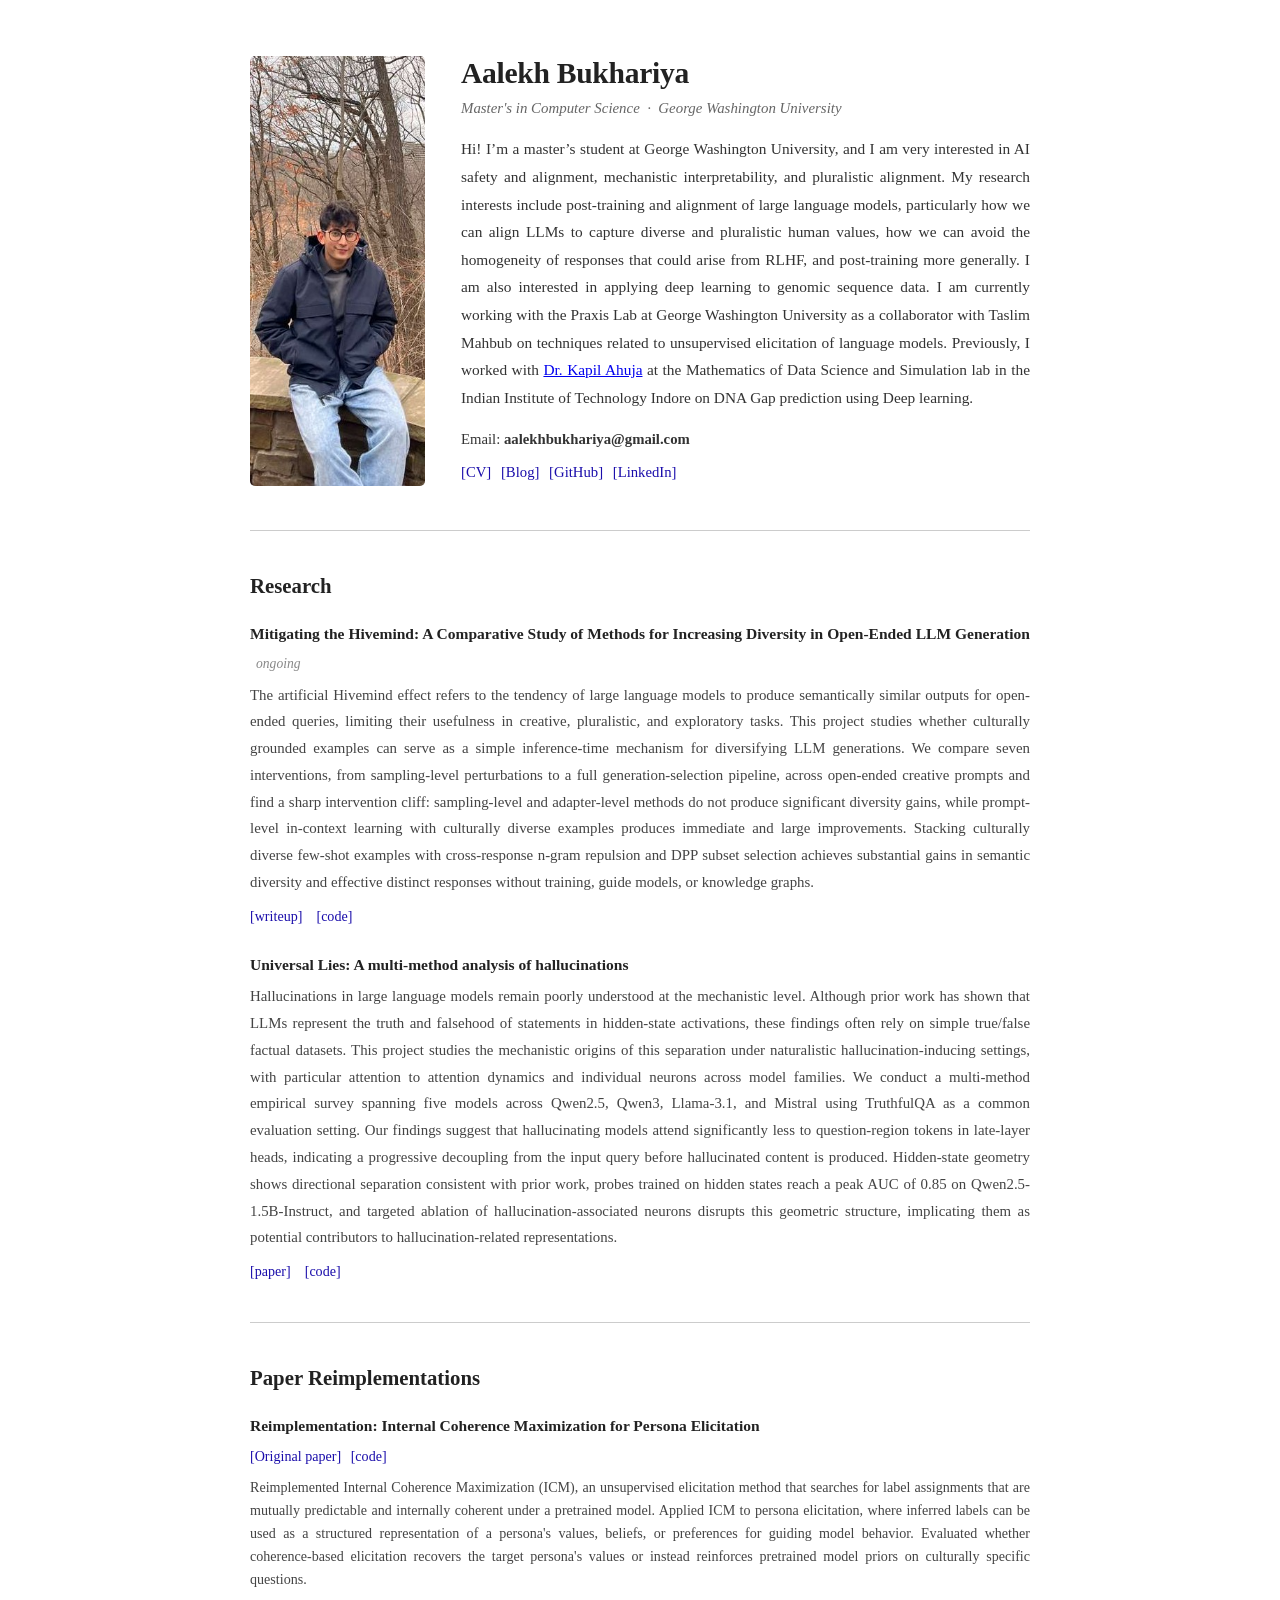
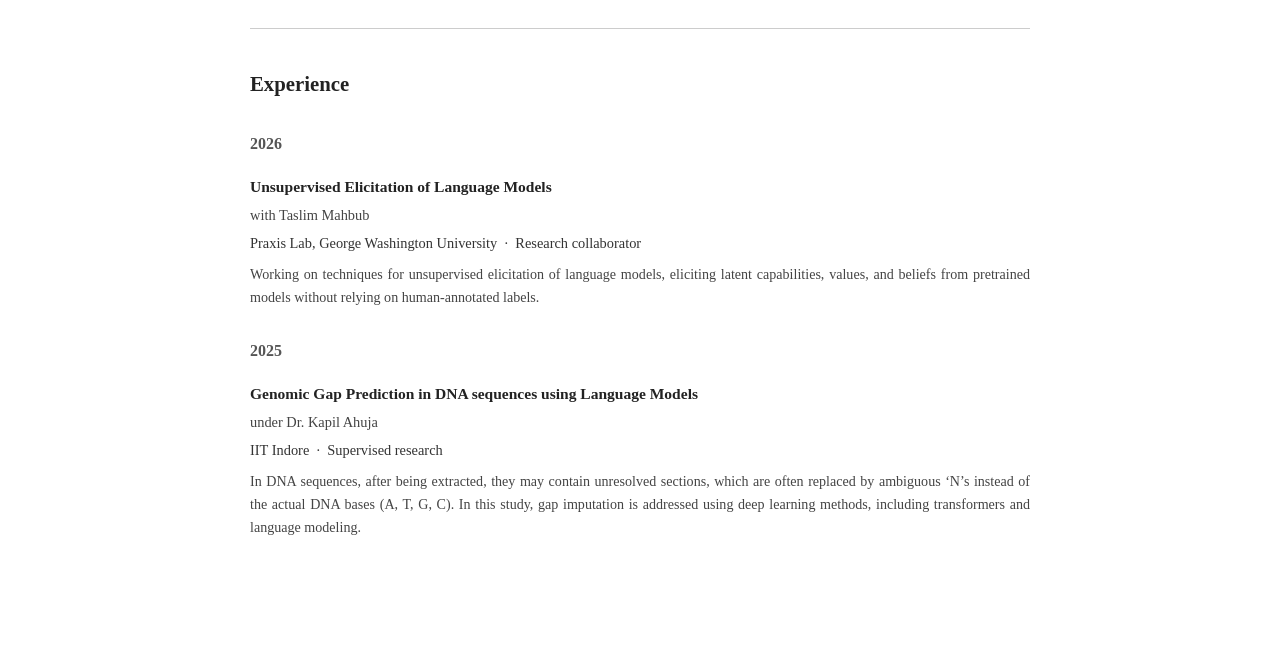
<file: index.html>
<!DOCTYPE html>
<html lang="en">
<head>
<meta charset="UTF-8">
<meta name="viewport" content="width=device-width, initial-scale=1.0">
<title>Aalekh Bukhariya</title>
<style>
  body {
    font-family: Georgia, 'Times New Roman', serif;
    font-size: 16px;
    line-height: 1.8;
    color: #222;
    background: #fff;
    margin: 0;
    padding: 0;
    text-align: justify;
  }

  #wrap {
    max-width: 780px;
    margin: 0 auto;
    padding: 56px 24px 100px;
    background: #fff;
  }

  /* ── Header / Profile ── */
  #header {
    display: flex;
    gap: 36px;
    align-items: stretch;
    margin-bottom: 44px;
  }

  #header img {
    width: 175px;
    height: auto;
    object-fit: cover;
    object-position: center top;
    border-radius: 5px;
    flex-shrink: 0;
    align-self: stretch;
    display: block;
  }

  #header-right {
    display: flex;
    flex-direction: column;
    justify-content: space-between;
  }

  #header-right h1 {
    font-size: 1.85rem;
    font-weight: bold;
    margin: 0 0 3px;
    line-height: 1.2;
    letter-spacing: -0.01em;
    text-align: left;
  }

  #header-right .affil {
    font-size: 0.93rem;
    color: #666;
    margin-bottom: 14px;
    font-style: italic;
    text-align: left;
  }

  #header-right p {
    font-size: 0.96rem;
    color: #333;
    margin: 0 0 14px;
    flex-grow: 1;
  }

  #header-right .contact {
    font-size: 0.92rem;
    color: #333;
    margin-bottom: 7px;
    text-align: left;
  }

  #header-right .nav-links {
    font-size: 0.92rem;
    text-align: left;
  }

  #header-right .nav-links a,
  #header-right .contact a {
    color: #1a0dab;
    text-decoration: none;
  }
  #header-right .nav-links a:hover,
  #header-right .contact a:hover {
    text-decoration: underline;
  }

  #header-right .nav-links a::before { content: '['; }
  #header-right .nav-links a::after  { content: ']'; }
  #header-right .nav-links a {
    margin-right: 6px;
  }

  /* ── Divider ── */
  hr {
    border: none;
    border-top: 1px solid #ccc;
    margin: 36px 0;
  }

  /* ── Section headings ── */
  h2 {
    font-size: 1.3rem;
    font-weight: bold;
    margin: 0 0 16px;
    text-align: left;
  }

  /* ── Current Research ── */
  .research-item {
    margin-bottom: 20px;
  }

  .research-item .rtitle {
    font-weight: bold;
    font-size: 0.97rem;
    text-align: left;
  }

  .research-item .rstatus {
    font-size: 0.85rem;
    color: #888;
    font-style: italic;
    margin-left: 6px;
  }

  .research-item p {
    margin: 4px 0 6px;
    font-size: 0.93rem;
    color: #444;
  }

  .research-item .rlinks a {
    color: #1a0dab;
    text-decoration: none;
    font-size: 0.88rem;
    margin-right: 10px;
  }
  .research-item .rlinks a:hover { text-decoration: underline; }
  .research-item .rlinks a::before { content: '['; }
  .research-item .rlinks a::after  { content: ']'; }

  /* ── Publications / Projects ── */
  .year {
    font-size: 1rem;
    font-weight: bold;
    color: #555;
    margin: 28px 0 14px;
    text-align: left;
  }

  .research-item .rlinks {
    text-align: left;
  }

  .pub {
    margin-bottom: 26px;
  }

  .pub .ptitle {
    font-weight: bold;
    font-size: 0.97rem;
    text-align: left;
  }

  .pub .pauthors {
    font-size: 0.9rem;
    color: #444;
    margin: 2px 0;
    text-align: left;
  }

  .pub .pvenue {
    font-size: 0.9rem;
    color: #333;
    margin: 2px 0;
    text-align: left;
  }

  .pub .pvenue .award {
    color: #b8860b;
  }

  .pub .plinks {
    font-size: 0.88rem;
    margin-top: 4px;
  }

  .pub .plinks a {
    color: #1a0dab;
    text-decoration: none;
    margin-right: 6px;
  }
  .pub .plinks a:hover { text-decoration: underline; }
  .pub .plinks a::before { content: '['; }
  .pub .plinks a::after  { content: ']'; }

  .pub .pabstract {
    font-size: 0.88rem;
    color: #444;
    margin-top: 6px;
    line-height: 1.65;
  }

  /* ── Misc list ── */
  ul.misc {
    padding-left: 20px;
    margin: 0;
    font-size: 0.93rem;
    color: #333;
  }
  ul.misc li { margin-bottom: 5px; }

  @media (max-width: 640px) {
    #wrap { padding: 32px 18px 60px; }
    #header { flex-direction: column; gap: 20px; }
    #header img { width: 120px; height: auto; }
    #header-right h1 { font-size: 1.5rem; }
  }

  @media (min-width: 641px) and (max-width: 860px) {
    #wrap { padding: 48px 32px 80px; }
    #header img { width: 150px; }
  }
</style>
</head>
<body>
<div id="wrap">

  <!-- ── Header ── -->
  <div id="header">
    <img src="aalekh1.jpeg" alt="Aalekh Bukhariya">
    <div id="header-right">
      <h1>Aalekh Bukhariya</h1>
      <div class="affil">Master's in Computer Science &nbsp;·&nbsp; George Washington University</div>

      <p>
        Hi! I’m a master’s student at George Washington University, and I am very interested in AI safety and alignment, mechanistic interpretability, and pluralistic alignment. My research interests include post-training and alignment of large language models, particularly how we can align LLMs to capture diverse and pluralistic human values, how we can avoid the homogeneity of responses that could arise from RLHF, and post-training more generally. I am also interested in applying deep learning to genomic sequence data. I am currently working with the Praxis Lab at George Washington University as a collaborator with Taslim Mahbub on techniques related to unsupervised elicitation of language models. Previously, I worked with <a href="https://kahuja.profiles.iiti.ac.in/">Dr. Kapil Ahuja</a> at the Mathematics of Data Science and Simulation lab in the Indian Institute of Technology Indore on DNA Gap prediction using Deep learning.
      </p>

      <div class="contact">
        Email: <b>aalekhbukhariya@gmail.com</b>
      </div>

      <div class="nav-links">
        <a href="AalekhBukhariyaCVR1.pdf">CV</a>
        <a href="blog.html">Blog</a>
        <a href="https://github.com/Graviton19">GitHub</a>
        <a href="https://www.linkedin.com/in/aalekh-bukhariya-9a1544215">LinkedIn</a>
        
      </div>
    </div>
  </div>

  <hr>

  <!-- ── Current Research ── -->
  <h2>Research</h2>

  <div class="research-item">
    <span class="rtitle">Mitigating the Hivemind: A Comparative Study of Methods for Increasing Diversity in Open-Ended LLM Generation</span>
    <span class="rstatus">ongoing</span>
    <p>
      The artificial Hivemind effect refers to the tendency of large language models to produce semantically similar outputs for open-ended queries, limiting their usefulness in creative, pluralistic, and exploratory tasks. This project studies whether culturally grounded examples can serve as a simple inference-time mechanism for diversifying LLM generations. We compare seven interventions, from sampling-level perturbations to a full generation-selection pipeline, across open-ended creative prompts and find a sharp intervention cliff: sampling-level and adapter-level methods do not produce significant diversity gains, while prompt-level in-context learning with culturally diverse examples produces immediate and large improvements. Stacking culturally diverse few-shot examples with cross-response n-gram repulsion and DPP subset selection achieves substantial gains in semantic diversity and effective distinct responses without training, guide models, or knowledge graphs.
    </p>
    <div class="rlinks">
      <a href="https://docs.google.com/document/d/1gSgxpVIIl-RK44Jng-pQ1tcUuHGSyC7UVlgfWkLkGQw/edit?tab=t.0#heading=h.fmaahqsrageb">writeup</a>
      <a href="https://github.com/Graviton19/Hivemind-Ladder">code</a>
    </div>
  </div>

  <div class="research-item">
    <span class="rtitle">Universal Lies: A multi-method analysis of hallucinations</span>
    <p>
      Hallucinations in large language models remain poorly understood at the mechanistic level. Although prior work has shown that LLMs represent the truth and falsehood of statements in hidden-state activations, these findings often rely on simple true/false factual datasets. This project studies the mechanistic origins of this separation under naturalistic hallucination-inducing settings, with particular attention to attention dynamics and individual neurons across model families. We conduct a multi-method empirical survey spanning five models across Qwen2.5, Qwen3, Llama-3.1, and Mistral using TruthfulQA as a common evaluation setting. Our findings suggest that hallucinating models attend significantly less to question-region tokens in late-layer heads, indicating a progressive decoupling from the input query before hallucinated content is produced. Hidden-state geometry shows directional separation consistent with prior work, probes trained on hidden states reach a peak AUC of 0.85 on Qwen2.5-1.5B-Instruct, and targeted ablation of hallucination-associated neurons disrupts this geometric structure, implicating them as potential contributors to hallucination-related representations.
    </p>
    <div class="rlinks">
      <a href="https://drive.google.com/file/d/1v9dn9jSIjs6tWvVfOlHKvTC4YDpubYFR/view">paper</a>
      <a href="https://github.com/Exterminator11/hallucinations_arc">code</a>
    </div>
  </div>

  <hr>

  <!-- Paper Reimplementations -->
  <h2>Paper Reimplementations</h2>

  <div class="pub">
    <div class="ptitle">Reimplementation: Internal Coherence Maximization for Persona Elicitation</div>
    <div class="plinks">
      <a href="https://arxiv.org/pdf/2506.10139">Original paper</a>
      <a href="https://github.com/Graviton19/GOQA_InternalCoherenceMaximization">code</a>
    </div>
    <div class="pabstract">
      Reimplemented Internal Coherence Maximization (ICM), an unsupervised elicitation method that searches for label assignments that are mutually predictable and internally coherent under a pretrained model. Applied ICM to persona elicitation, where inferred labels can be used as a structured representation of a persona's values, beliefs, or preferences for guiding model behavior. Evaluated whether coherence-based elicitation recovers the target persona's values or instead reinforces pretrained model priors on culturally specific questions.
    </div>
  </div>

  <hr>

  <!-- Projects -->
  <h2>Experience</h2>

  <div class="year">2026</div>

  <div class="pub">
    <div class="ptitle">Unsupervised Elicitation of Language Models</div>
    <div class="pauthors">with Taslim Mahbub</div>
    <div class="pvenue">Praxis Lab, George Washington University &nbsp;·&nbsp; Research collaborator</div>
    <div class="pabstract">
      Working on techniques for unsupervised elicitation of language models, eliciting latent capabilities, values, and beliefs from pretrained models without relying on human-annotated labels.
    </div>
  </div>

  <div class="year">2025</div>

  <div class="pub">
    <div class="ptitle">Genomic Gap Prediction in DNA sequences using Language Models</div>
    <div class="pauthors">under Dr. Kapil Ahuja</div>
    <div class="pvenue">IIT Indore &nbsp;·&nbsp; Supervised research</div>
    <div class="plinks">
      <!-- <a href="#">abstract</a> -->
      <!-- <a href="#">code</a> -->
    </div>
    <div class="pabstract">
      In DNA sequences, after being extracted, they may contain unresolved sections, which are often replaced by ambiguous ‘N’s instead of the actual DNA bases (A, T, G, C). In this study, gap imputation is addressed using deep learning methods, including transformers and language modeling.
    </div>
  </div>

</div>
</body>
</html>
</file>
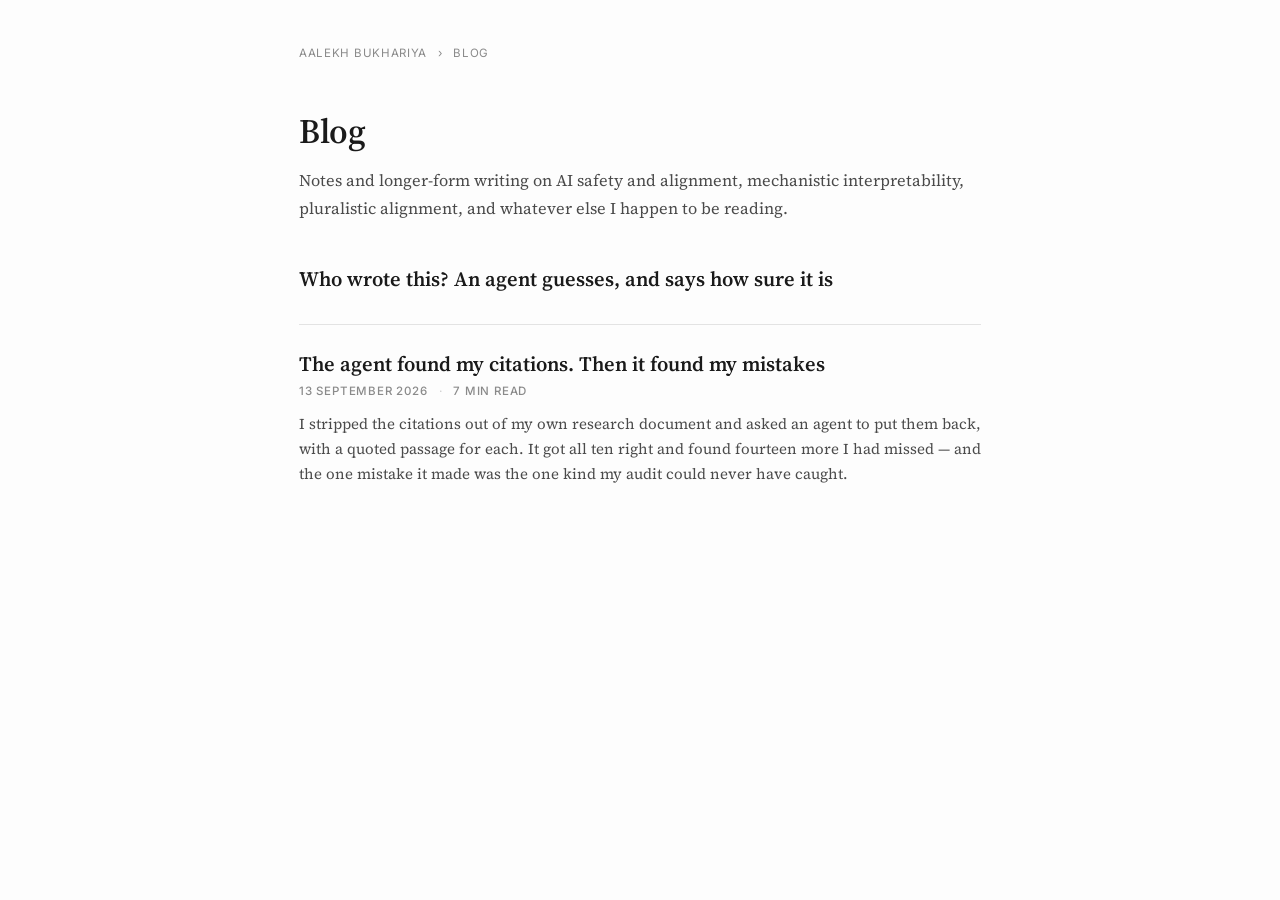
<file: blog.html>
<!DOCTYPE html>
<html lang="en">
<head>
<meta charset="UTF-8">
<meta name="viewport" content="width=device-width, initial-scale=1.0">
<title>Blog — Aalekh Bukhariya</title>
<link rel="stylesheet" href="blog.css">
</head>
<body>
<div id="wrap">

  <div class="breadcrumb">
    <a href="index.html">Aalekh Bukhariya</a>
    <span>&#8250;</span>
    Blog
  </div>

  <h1>Blog</h1>
  <p class="page-intro">
    Notes and longer-form writing on AI safety and alignment, mechanistic interpretability,
    pluralistic alignment, and whatever else I happen to be reading.
  </p>

  <div class="post-list">

    <!-- Newest first. To add a post, copy one block and point it at the new file in blog/. -->

    <div class="post-item">
      <div class="ptitle">
        <a href="blog/who-wrote-this.html">Who wrote this? An agent guesses, and says how sure it is</a>
      </div>
    </div>

    <div class="post-item">
      <div class="ptitle">
        <a href="blog/agent-found-my-citations.html">The agent found my citations. Then it found my mistakes</a>
      </div>
      <div class="pmeta">
        13 September 2026
        <span class="sep">&middot;</span>
        7 min read
      </div>
      <p class="psummary">
        I stripped the citations out of my own research document and asked an agent to put them back,
        with a quoted passage for each. It got all ten right and found fourteen more I had missed &mdash;
        and the one mistake it made was the one kind my audit could never have caught.
      </p>
    </div>

  </div>

</div>
</body>
</html>
</file>
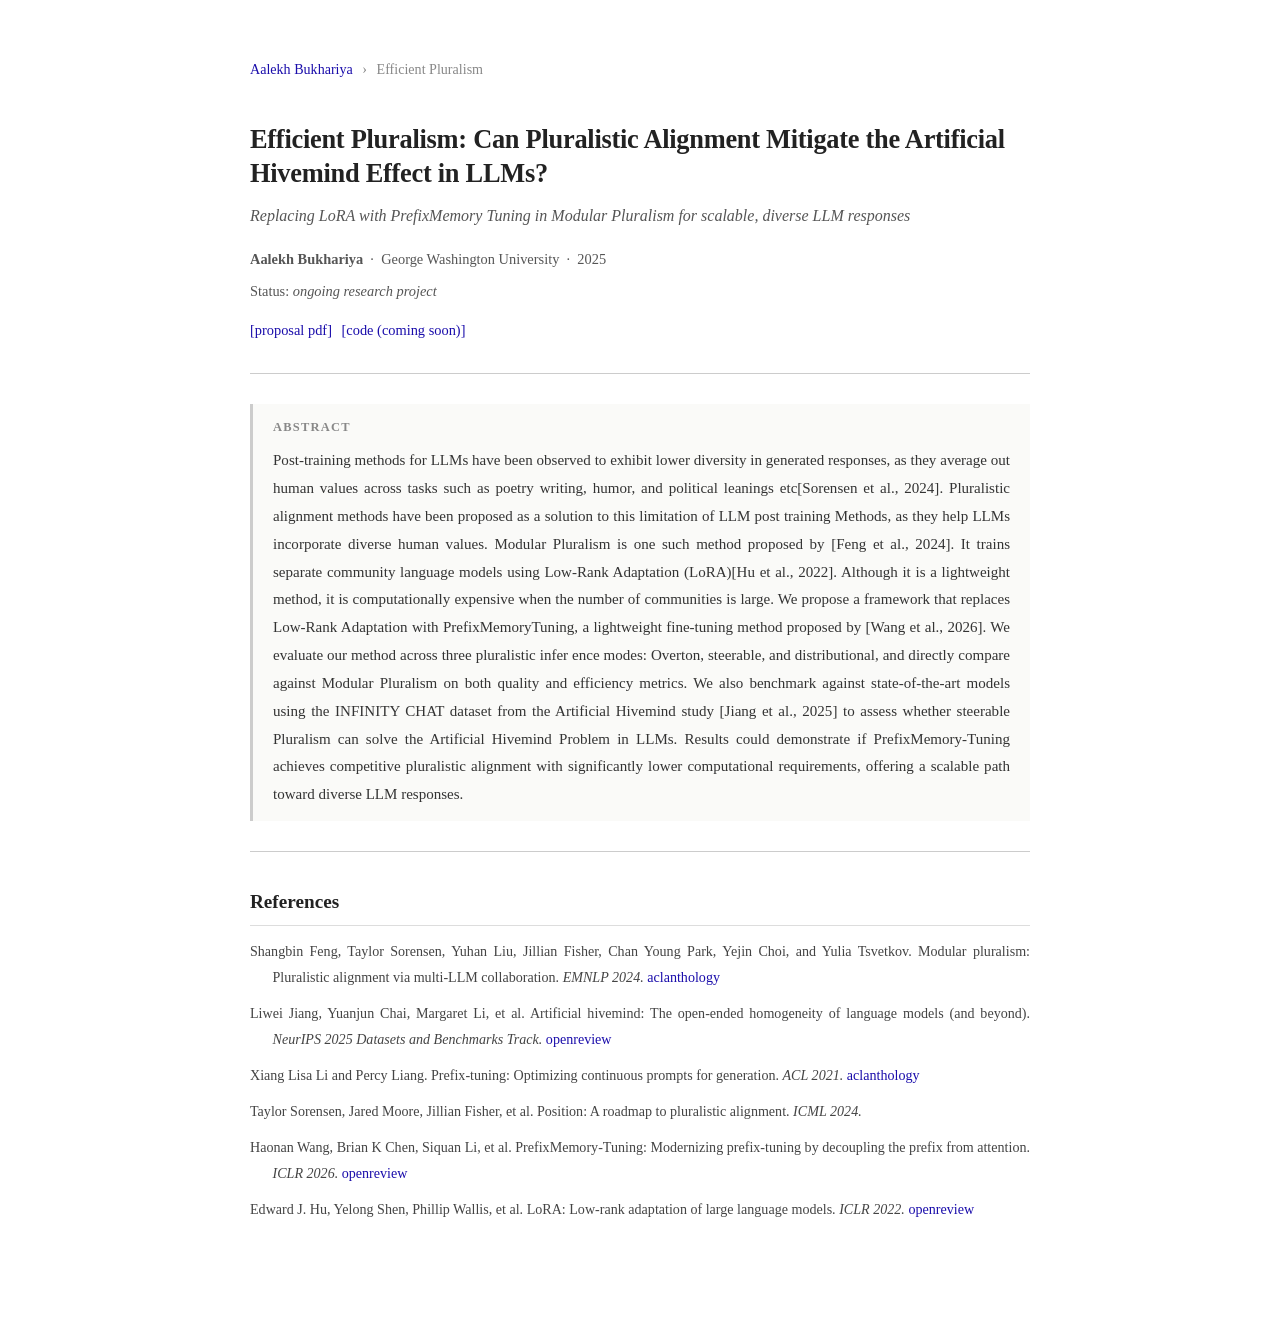
<file: efficient_pluralism.html>
<!DOCTYPE html>
<html lang="en">
<head>
<meta charset="UTF-8">
<meta name="viewport" content="width=device-width, initial-scale=1.0">
<title>Efficient Pluralism — Aalekh Bukhariya</title>
<style>
  body {
    font-family: Georgia, 'Times New Roman', serif;
    font-size: 16px;
    line-height: 1.85;
    color: #222;
    background: #fff;
    margin: 0;
    padding: 0;
  }

  #wrap {
    max-width: 780px;
    margin: 0 auto;
    padding: 56px 24px 100px;
  }

  .breadcrumb {
    font-size: 0.88rem;
    color: #888;
    margin-bottom: 40px;
  }
  .breadcrumb a {
    color: #1a0dab;
    text-decoration: none;
  }
  .breadcrumb a:hover { text-decoration: underline; }
  .breadcrumb span { margin: 0 6px; }

  .paper-title {
    font-size: 1.65rem;
    font-weight: bold;
    line-height: 1.3;
    margin: 0 0 10px;
    letter-spacing: -0.01em;
  }

  .paper-subtitle {
    font-size: 1rem;
    font-style: italic;
    color: #555;
    margin: 0 0 16px;
    text-align: justify;
  }

  .paper-meta {
    font-size: 0.9rem;
    color: #555;
    margin-bottom: 5px;
  }

  .paper-links {
    font-size: 0.9rem;
    margin: 12px 0 0;
  }
  .paper-links a {
    color: #1a0dab;
    text-decoration: none;
    margin-right: 6px;
  }
  .paper-links a:hover { text-decoration: underline; }
  .paper-links a::before { content: '['; }
  .paper-links a::after  { content: ']'; }

  hr {
    border: none;
    border-top: 1px solid #ccc;
    margin: 30px 0;
  }

  .abstract-box {
    border-left: 3px solid #ccc;
    padding: 12px 20px;
    margin: 28px 0;
    background: #fafaf8;
  }

  .abstract-box .label {
    font-size: 0.78rem;
    font-weight: bold;
    text-transform: uppercase;
    letter-spacing: 0.1em;
    color: #888;
    margin-bottom: 8px;
  }

  .abstract-box p {
    font-size: 0.94rem;
    color: #333;
    margin: 0;
    text-align: justify;
  }

  h2 {
    font-size: 1.2rem;
    font-weight: bold;
    margin: 32px 0 12px;
    padding-bottom: 5px;
    border-bottom: 1px solid #ddd;
  }

  .ref-list {
    list-style: none;
    padding: 0;
    margin: 0;
  }

  .ref-list li {
    font-size: 0.88rem;
    color: #444;
    margin-bottom: 10px;
    padding-left: 1.6em;
    text-indent: -1.6em;
    text-align: justify;
  }

  .ref-list a {
    color: #1a0dab;
    text-decoration: none;
  }
  .ref-list a:hover { text-decoration: underline; }

  @media (max-width: 640px) {
    #wrap { padding: 32px 18px 60px; }
    .paper-title { font-size: 1.3rem; }
  }
</style>
</head>
<body>
<div id="wrap">

  <div class="breadcrumb">
    <a href="index.html">Aalekh Bukhariya</a>
    <span>›</span>
    Efficient Pluralism
  </div>

  <div class="paper-title">Efficient Pluralism: Can Pluralistic Alignment Mitigate the Artificial Hivemind Effect in LLMs?</div>
  <div class="paper-subtitle">Replacing LoRA with PrefixMemory Tuning in Modular Pluralism for scalable, diverse LLM responses</div>
  <div class="paper-meta"><strong>Aalekh Bukhariya</strong> &nbsp;·&nbsp; George Washington University &nbsp;·&nbsp; 2025</div>
  <div class="paper-meta">Status: <em>ongoing research project</em></div>
  <div class="paper-links">
    <a href="ProjectProposalML_AALEKHBUKHARIYA.pdf">proposal pdf</a>
    <a href="#">code (coming soon)</a>
  </div>

  <hr>

  <div class="abstract-box">
    <div class="label">Abstract</div>
    <p>
      Post-training methods for LLMs have been observed to exhibit lower diversity
in generated responses, as they average out human values across tasks such as
poetry writing, humor, and political leanings etc[Sorensen et al., 2024]. Pluralistic
alignment methods have been proposed as a solution to this limitation of LLM post
training Methods, as they help LLMs incorporate diverse human values. Modular
Pluralism is one such method proposed by [Feng et al., 2024]. It trains separate
community language models using Low-Rank Adaptation (LoRA)[Hu et al., 2022].
Although it is a lightweight method, it is computationally expensive when the
number of communities is large. We propose a framework that replaces Low-Rank
Adaptation with PrefixMemoryTuning, a lightweight fine-tuning method proposed
by [Wang et al., 2026]. We evaluate our method across three pluralistic infer
ence modes: Overton, steerable, and distributional, and directly compare against
Modular Pluralism on both quality and efficiency metrics. We also benchmark
against state-of-the-art models using the INFINITY CHAT dataset from the Artificial Hivemind study [Jiang et al., 2025] to assess whether steerable Pluralism
can solve the Artificial Hivemind Problem in LLMs. Results could demonstrate if
PrefixMemory-Tuning achieves competitive pluralistic alignment with significantly
lower computational requirements, offering a scalable path toward diverse LLM
responses.
    </p>
  </div>

  <hr>

  <h2>References</h2>
  <ul class="ref-list">
    <li>
      Shangbin Feng, Taylor Sorensen, Yuhan Liu, Jillian Fisher, Chan Young Park, Yejin Choi, and Yulia Tsvetkov.
      Modular pluralism: Pluralistic alignment via multi-LLM collaboration.
      <em>EMNLP 2024.</em>
      <a href="https://aclanthology.org/2024.emnlp-main.240/">aclanthology</a>
    </li>
    <li>
      Liwei Jiang, Yuanjun Chai, Margaret Li, et al.
      Artificial hivemind: The open-ended homogeneity of language models (and beyond).
      <em>NeurIPS 2025 Datasets and Benchmarks Track.</em>
      <a href="https://openreview.net/forum?id=saDOrrnNTz">openreview</a>
    </li>
    <li>
      Xiang Lisa Li and Percy Liang.
      Prefix-tuning: Optimizing continuous prompts for generation.
      <em>ACL 2021.</em>
      <a href="https://aclanthology.org/2021.acl-long.353/">aclanthology</a>
    </li>
    <li>
      Taylor Sorensen, Jared Moore, Jillian Fisher, et al.
      Position: A roadmap to pluralistic alignment.
      <em>ICML 2024.</em>
    </li>
    <li>
      Haonan Wang, Brian K Chen, Siquan Li, et al.
      PrefixMemory-Tuning: Modernizing prefix-tuning by decoupling the prefix from attention.
      <em>ICLR 2026.</em>
      <a href="https://openreview.net/forum?id=LvUMpZE44r">openreview</a>
    </li>
    <li>
      Edward J. Hu, Yelong Shen, Phillip Wallis, et al.
      LoRA: Low-rank adaptation of large language models.
      <em>ICLR 2022.</em>
      <a href="https://openreview.net/forum?id=nZeVKeeFYf9">openreview</a>
    </li>
  </ul>

</div>
</body>
</html>
</file>
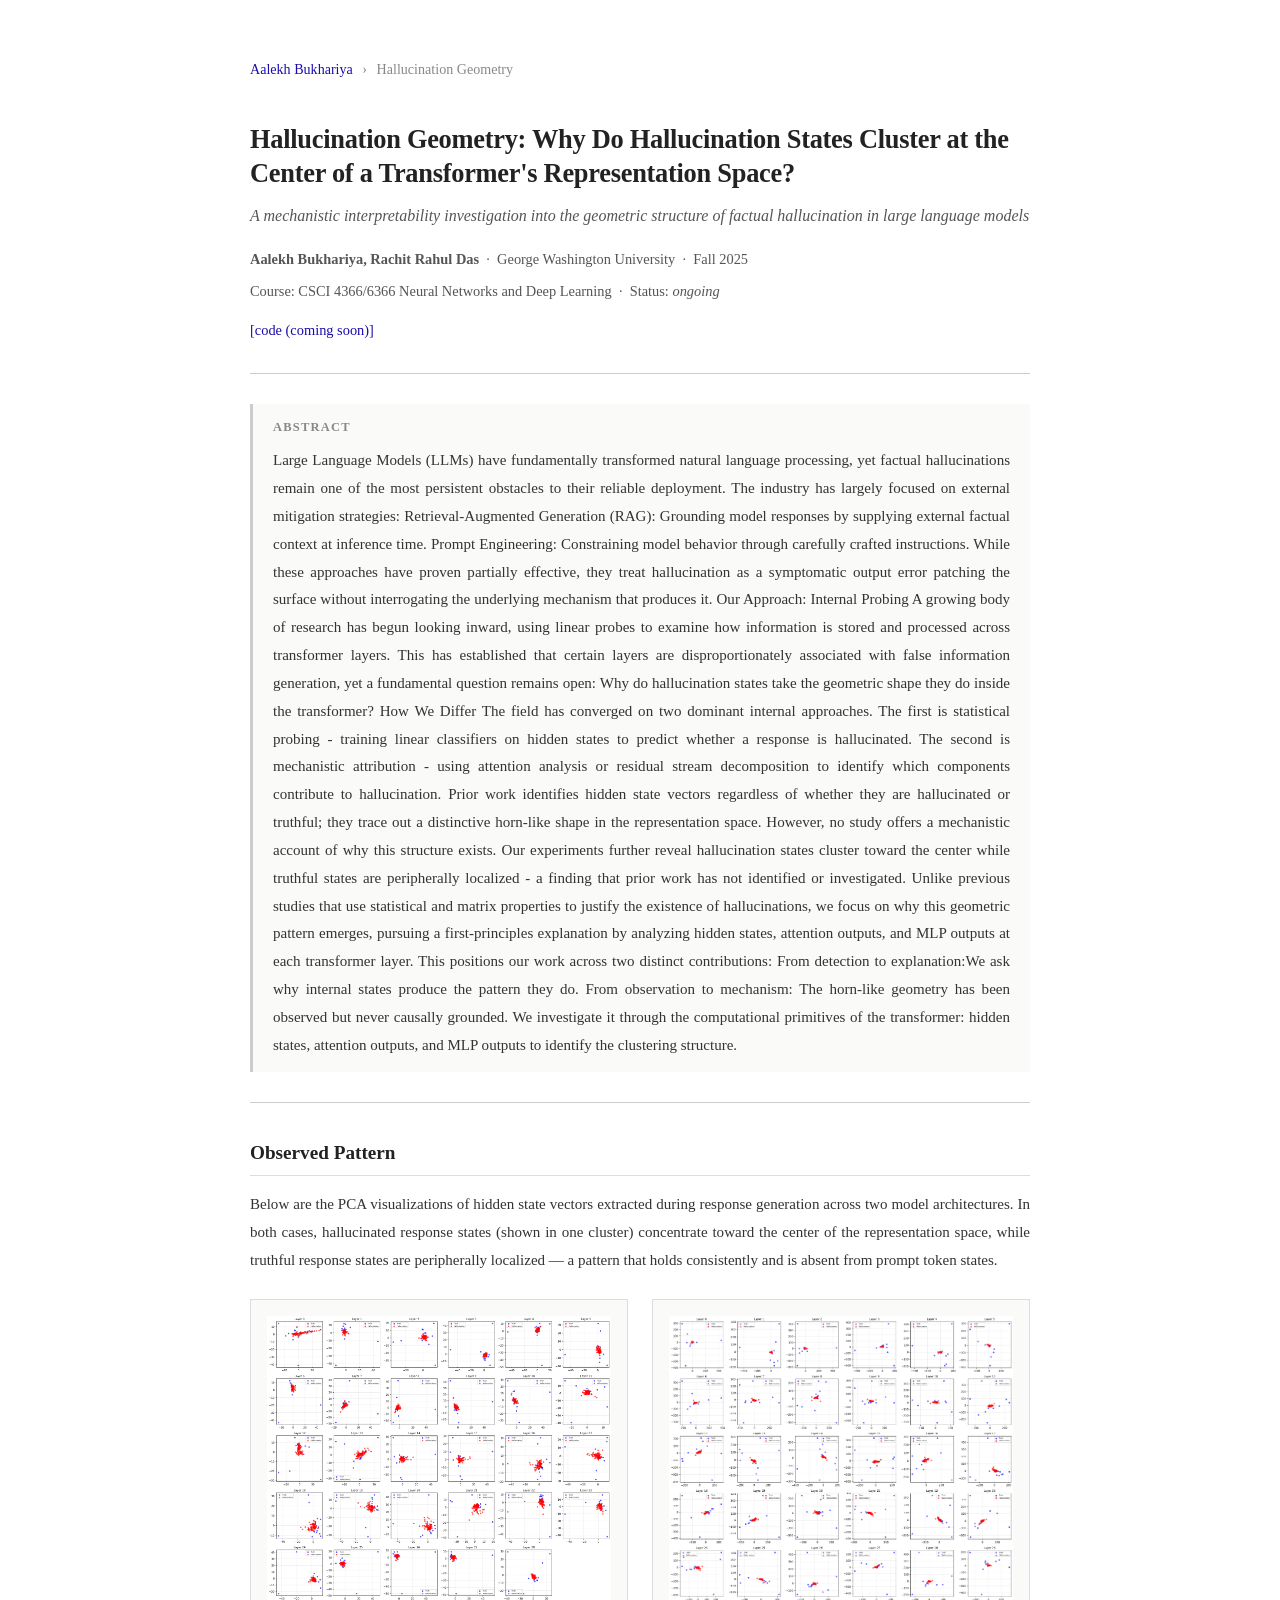
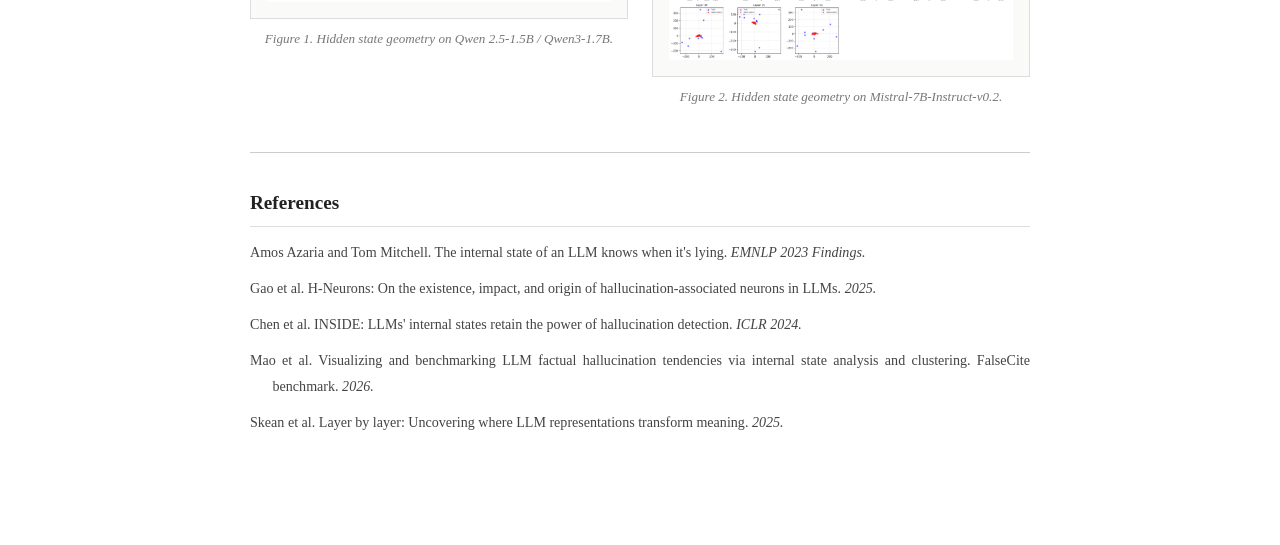
<file: hallucination_geometry.html>
<!DOCTYPE html>
<html lang="en">
<head>
<meta charset="UTF-8">
<meta name="viewport" content="width=device-width, initial-scale=1.0">
<title>Hallucination Geometry — Aalekh Bukhariya</title>
<style>
  body {
    font-family: Georgia, 'Times New Roman', serif;
    font-size: 16px;
    line-height: 1.85;
    color: #222;
    background: #fff;
    margin: 0;
    padding: 0;
  }

  #wrap {
    max-width: 780px;
    margin: 0 auto;
    padding: 56px 24px 100px;
  }

  .breadcrumb {
    font-size: 0.88rem;
    color: #888;
    margin-bottom: 40px;
  }
  .breadcrumb a {
    color: #1a0dab;
    text-decoration: none;
  }
  .breadcrumb a:hover { text-decoration: underline; }
  .breadcrumb span { margin: 0 6px; }

  .paper-title {
    font-size: 1.65rem;
    font-weight: bold;
    line-height: 1.3;
    margin: 0 0 10px;
    letter-spacing: -0.01em;
  }

  .paper-subtitle {
    font-size: 1rem;
    font-style: italic;
    color: #555;
    margin: 0 0 16px;
    text-align: justify;
  }

  .paper-meta {
    font-size: 0.9rem;
    color: #555;
    margin-bottom: 5px;
  }

  .paper-links {
    font-size: 0.9rem;
    margin: 12px 0 0;
  }
  .paper-links a {
    color: #1a0dab;
    text-decoration: none;
    margin-right: 6px;
  }
  .paper-links a:hover { text-decoration: underline; }
  .paper-links a::before { content: '['; }
  .paper-links a::after  { content: ']'; }

  hr {
    border: none;
    border-top: 1px solid #ccc;
    margin: 30px 0;
  }

  .abstract-box {
    border-left: 3px solid #ccc;
    padding: 12px 20px;
    margin: 28px 0;
    background: #fafaf8;
  }

  .abstract-box .label {
    font-size: 0.78rem;
    font-weight: bold;
    text-transform: uppercase;
    letter-spacing: 0.1em;
    color: #888;
    margin-bottom: 8px;
  }

  .abstract-box p {
    font-size: 0.94rem;
    color: #333;
    margin: 0;
    text-align: justify;
  }

  h2 {
    font-size: 1.2rem;
    font-weight: bold;
    margin: 32px 0 12px;
    padding-bottom: 5px;
    border-bottom: 1px solid #ddd;
  }

  .ref-list {
    list-style: none;
    padding: 0;
    margin: 0;
  }

  .ref-list li {
    font-size: 0.88rem;
    color: #444;
    margin-bottom: 10px;
    padding-left: 1.6em;
    text-indent: -1.6em;
    text-align: justify;
  }

  .ref-list a {
    color: #1a0dab;
    text-decoration: none;
  }
  .ref-list a:hover { text-decoration: underline; }

  @media (max-width: 640px) {
    #wrap { padding: 32px 18px 60px; }
    .paper-title { font-size: 1.3rem; }
    .fig-grid { grid-template-columns: 1fr !important; }
  }
</style>
</head>
<body>
<div id="wrap">

  <div class="breadcrumb">
    <a href="index.html">Aalekh Bukhariya</a>
    <span>›</span>
    Hallucination Geometry
  </div>

  <div class="paper-title">Hallucination Geometry: Why Do Hallucination States Cluster at the Center of a Transformer's Representation Space?</div>
  <div class="paper-subtitle">A mechanistic interpretability investigation into the geometric structure of factual hallucination in large language models</div>
  <div class="paper-meta"><strong>Aalekh Bukhariya, Rachit Rahul Das</strong> &nbsp;·&nbsp; George Washington University &nbsp;·&nbsp; Fall 2025</div>
  <div class="paper-meta">Course: CSCI 4366/6366 Neural Networks and Deep Learning &nbsp;·&nbsp; Status: <em>ongoing</em></div>
  <div class="paper-links">
    <!-- <a href="Semester_project_universal_lies.pdf">proposal pdf</a> -->
    <a href="#">code (coming soon)</a>
  </div>

  <hr>

  <div class="abstract-box">
    <div class="label">Abstract</div>
    <p>
      Large Language Models (LLMs) have fundamentally transformed natural language processing, yet factual hallucinations remain one of the most persistent obstacles to their reliable deployment. The industry has largely focused on external mitigation strategies:
Retrieval-Augmented Generation (RAG): Grounding model responses by supplying external factual context at inference time.
Prompt Engineering: Constraining model behavior through carefully crafted instructions.
While these approaches have proven partially effective, they treat hallucination as a symptomatic output error  patching the surface without interrogating the underlying mechanism that produces it.
Our Approach: Internal Probing
A growing body of research has begun looking inward, using linear probes to examine how information is stored and processed across transformer layers. This has established that certain layers are disproportionately associated with false information generation, yet a fundamental question remains open: Why do hallucination states take the geometric shape they do inside the transformer?
How We Differ
The field has converged on two dominant internal approaches. The first is statistical probing - training linear classifiers on hidden states to predict whether a response is hallucinated. The second is mechanistic attribution - using attention analysis or residual stream decomposition to identify which components contribute to hallucination.
Prior work identifies hidden state vectors regardless of whether they are hallucinated or truthful; they trace out a distinctive horn-like shape in the representation space. However, no study offers a mechanistic account of why this structure exists. Our experiments further reveal hallucination states cluster toward the center while truthful states are peripherally localized - a finding that prior work has not identified or investigated.
Unlike previous studies that use statistical and matrix properties to justify the existence of hallucinations, we focus on why this geometric pattern emerges, pursuing a first-principles explanation by analyzing hidden states, attention outputs, and MLP outputs at each transformer layer. This positions our work across two distinct contributions:
From detection to explanation:We ask why internal states produce the pattern they do.
From observation to mechanism: The horn-like geometry has been observed but never causally grounded. We investigate it through the computational primitives of the transformer: hidden states, attention outputs, and MLP outputs to identify the clustering structure.

    </p>
  </div>

  <hr>

  <h2>Observed Pattern</h2>

  <p style="font-size: 0.94rem; color: #333; text-align: justify;">
    Below are the PCA visualizations of hidden state vectors extracted during response generation
    across two model architectures. In both cases, hallucinated response states (shown in one
    cluster) concentrate toward the center of the representation space, while truthful response
    states are peripherally localized — a pattern that holds consistently and is absent from
    prompt token states.
  </p>

  <div class="fig-grid" style="display: grid; grid-template-columns: 1fr 1fr; gap: 24px; margin: 24px 0;">

    <div style="text-align: center;">
      <div style="border: 1px solid #ddd; background: #fafaf8; padding: 16px; min-height: 220px; display: flex; align-items: center; justify-content: center;">
        <img src="Qwen Qwen2.5-1.5B-Instructhallucination_states_layer_analysis_last.png" alt="Observed pattern on Qwen" style="max-width: 100%; height: auto; display: block;">
      </div>
      <p style="font-size: 0.82rem; color: #777; font-style: italic; margin-top: 8px; text-align: center;">
        Figure 1. Hidden state geometry on Qwen 2.5-1.5B / Qwen3-1.7B.
      </p>
    </div>

    <div style="text-align: center;">
      <div style="border: 1px solid #ddd; background: #fafaf8; padding: 16px; min-height: 220px; display: flex; align-items: center; justify-content: center;">
        <img src="MistralHallucinations.png" alt="Observed pattern on Mistral" style="max-width: 100%; height: auto; display: block;">
      </div>
      <p style="font-size: 0.82rem; color: #777; font-style: italic; margin-top: 8px; text-align: center;">
        Figure 2. Hidden state geometry on Mistral-7B-Instruct-v0.2.
      </p>
    </div>

  </div>

  <hr>

  <h2>References</h2>
  <ul class="ref-list">
    <li>
      Amos Azaria and Tom Mitchell.
      The internal state of an LLM knows when it's lying.
      <em>EMNLP 2023 Findings.</em>
    </li>
    <li>
      Gao et al.
      H-Neurons: On the existence, impact, and origin of hallucination-associated neurons in LLMs.
      <em>2025.</em>
    </li>
    <li>
      Chen et al.
      INSIDE: LLMs' internal states retain the power of hallucination detection.
      <em>ICLR 2024.</em>
    </li>
    <li>
      Mao et al.
      Visualizing and benchmarking LLM factual hallucination tendencies via internal state analysis and clustering.
      FalseCite benchmark. <em>2026.</em>
    </li>
    <li>
      Skean et al.
      Layer by layer: Uncovering where LLM representations transform meaning.
      <em>2025.</em>
    </li>
  </ul>

</div>
</body>
</html>
</file>
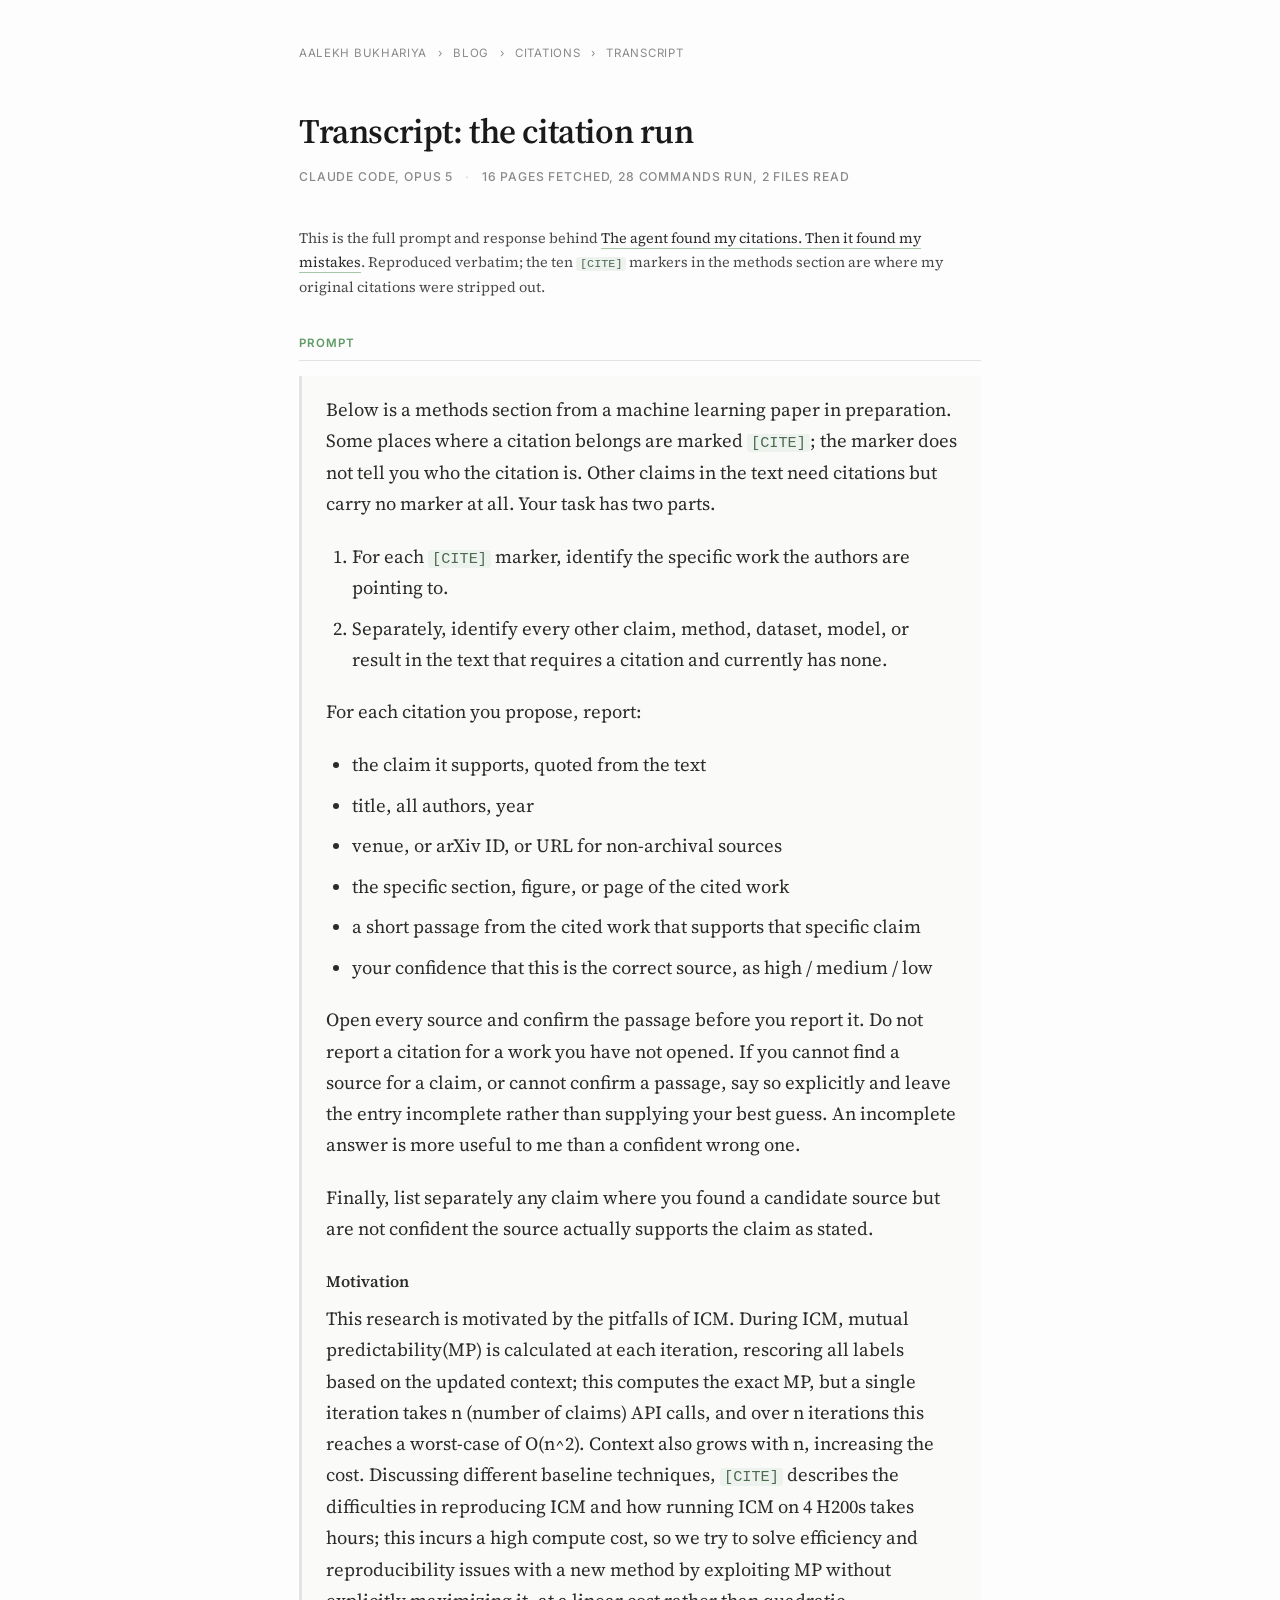
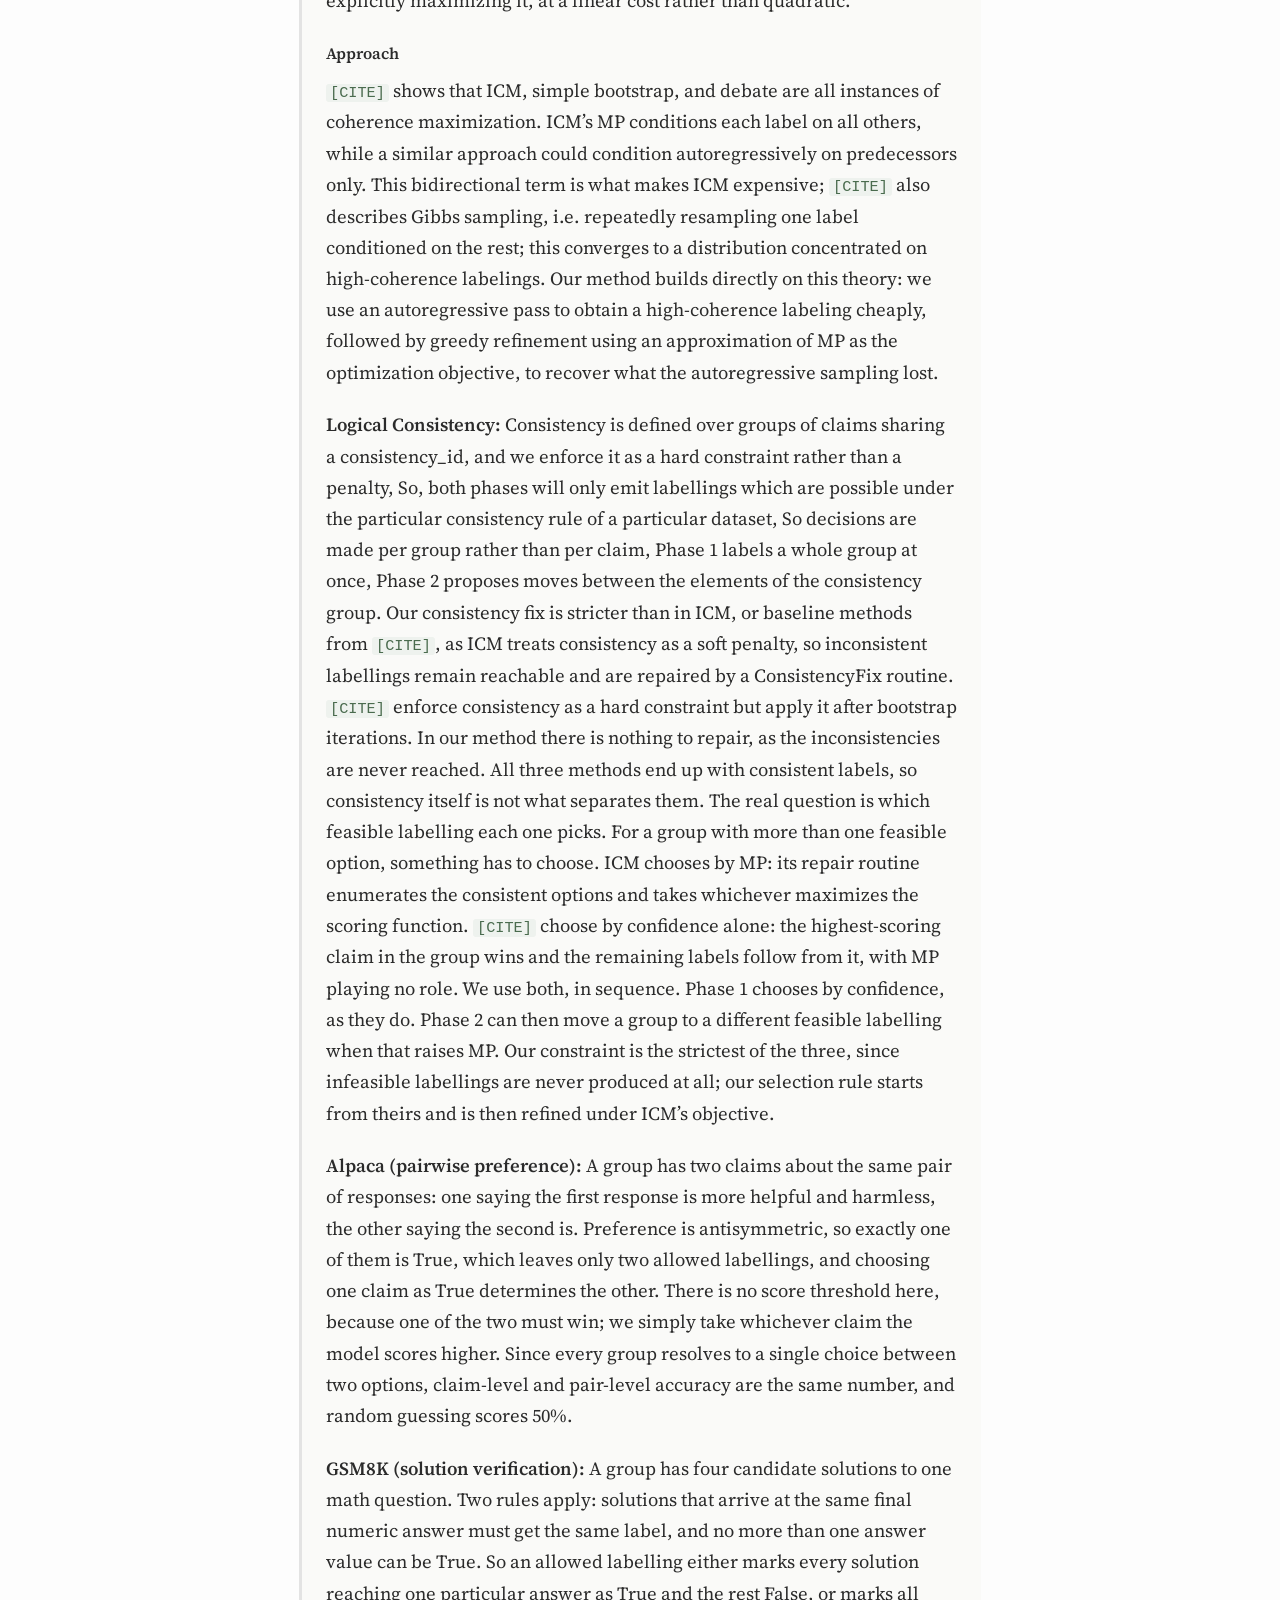
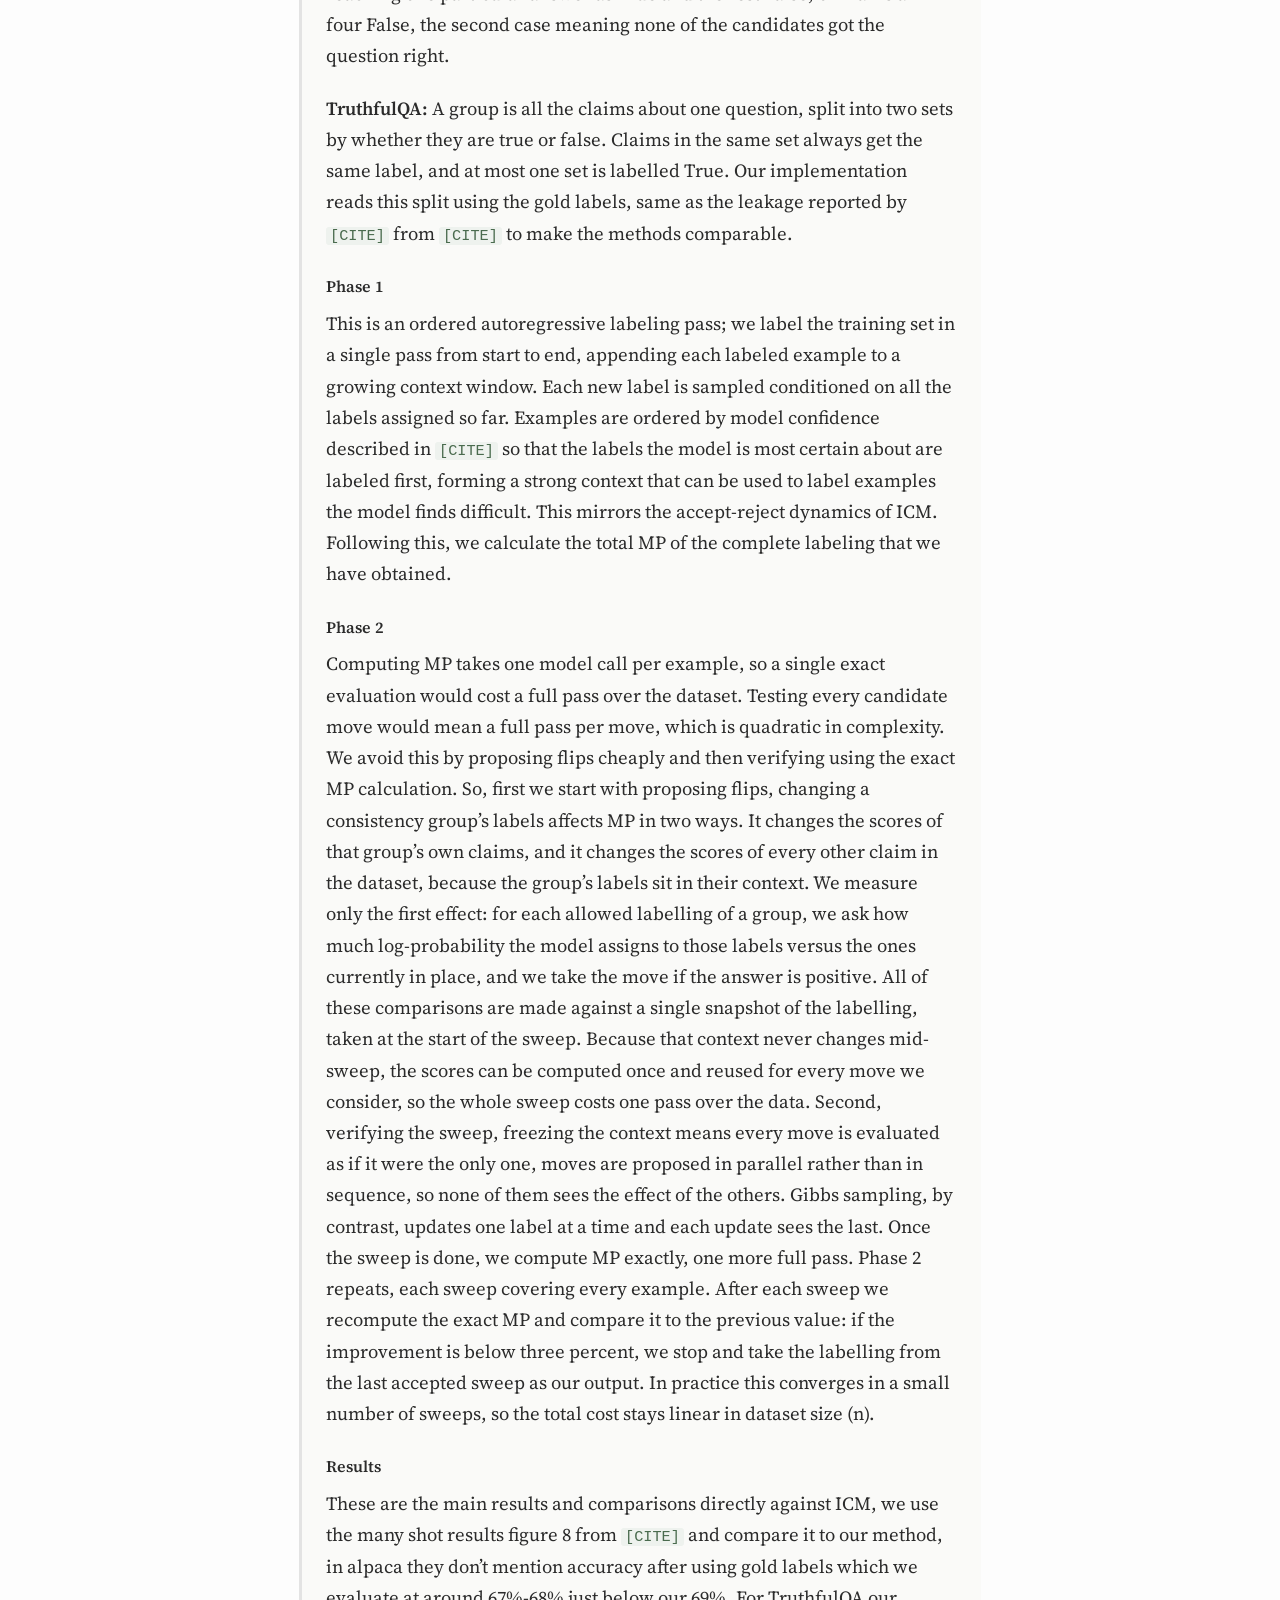
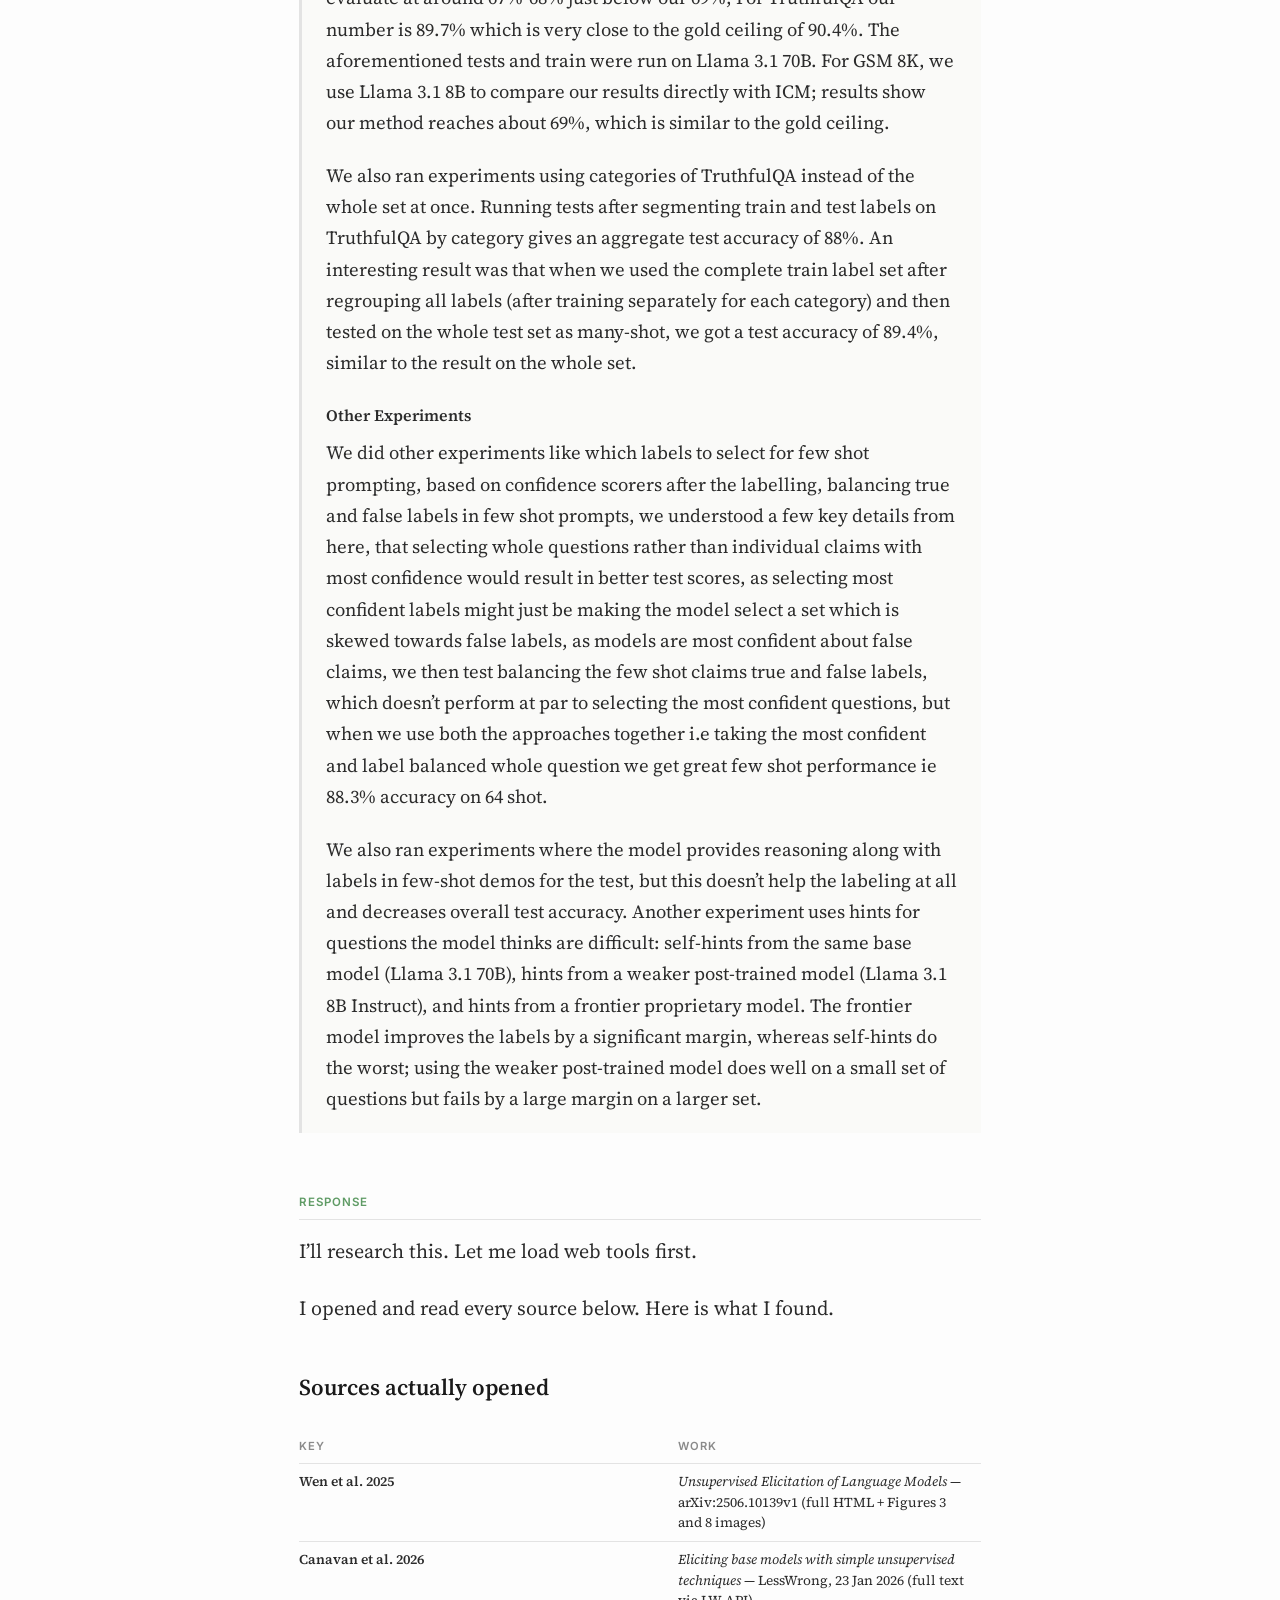
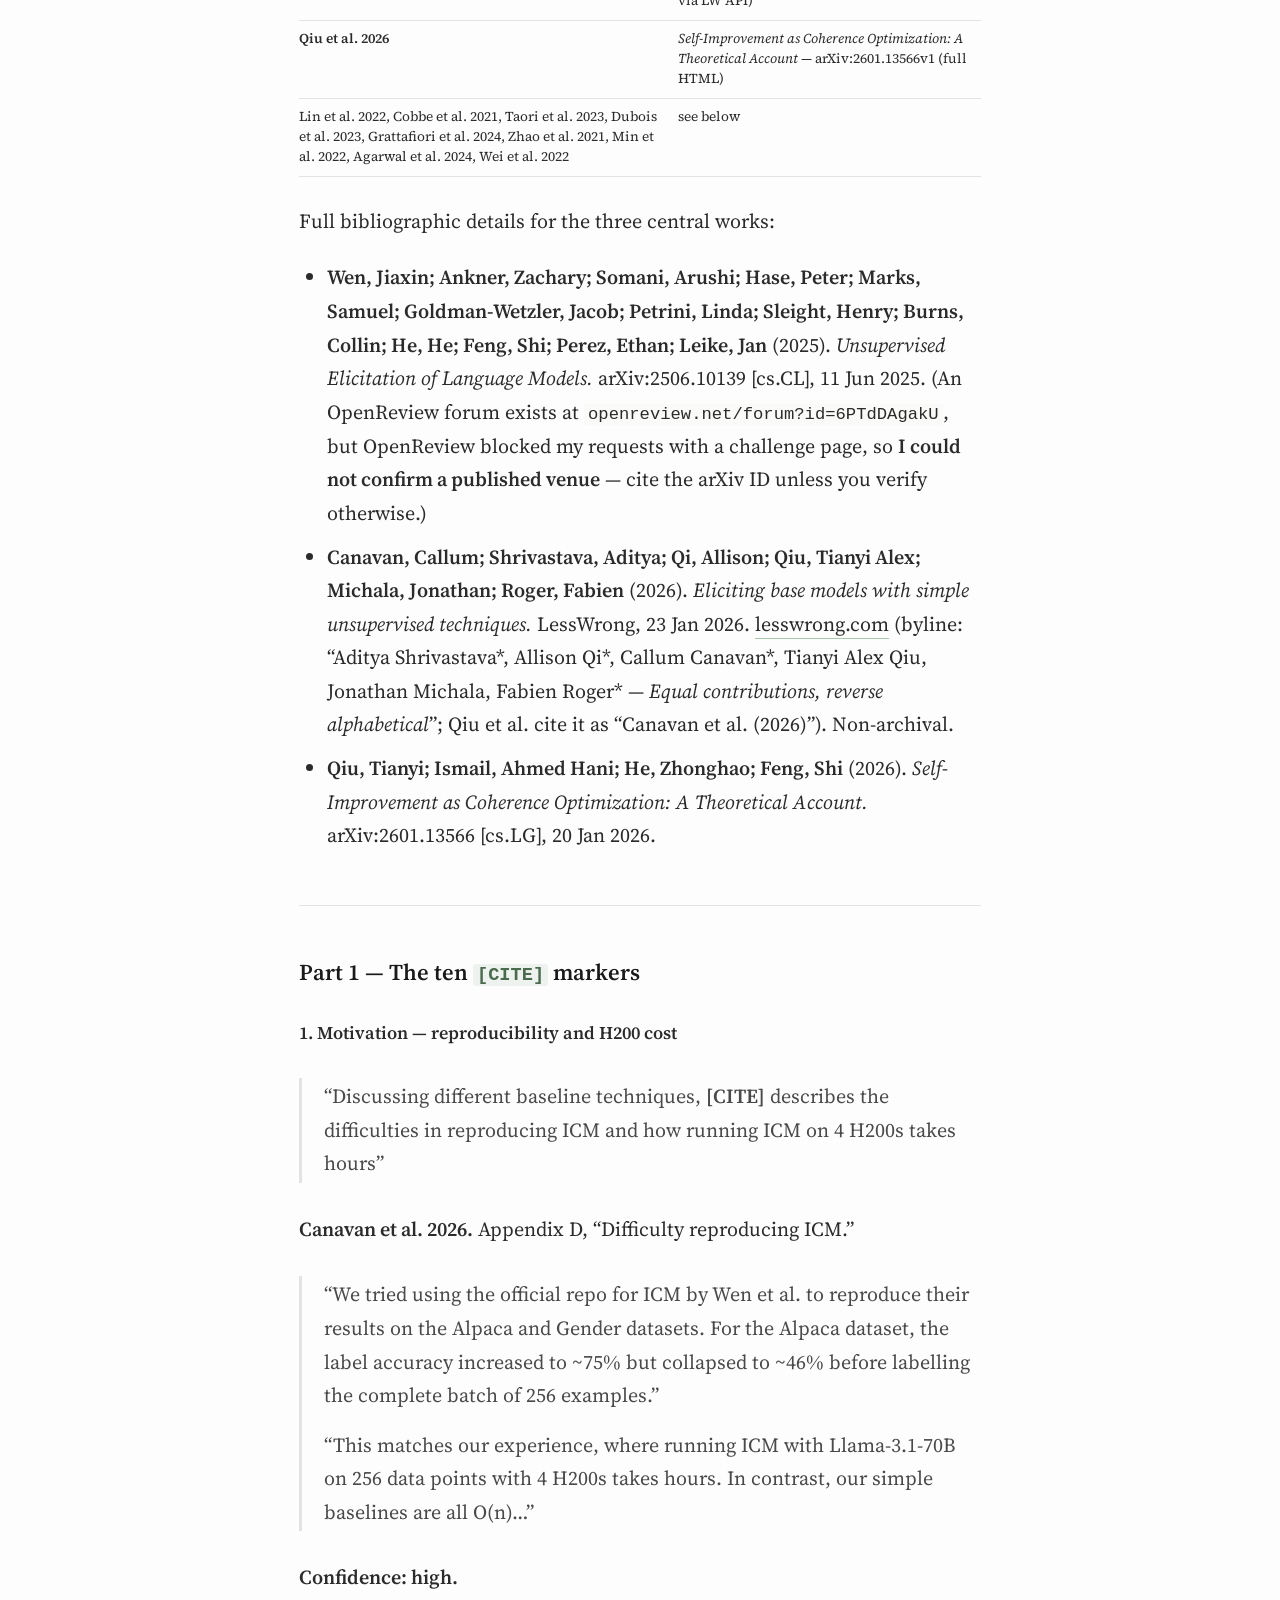
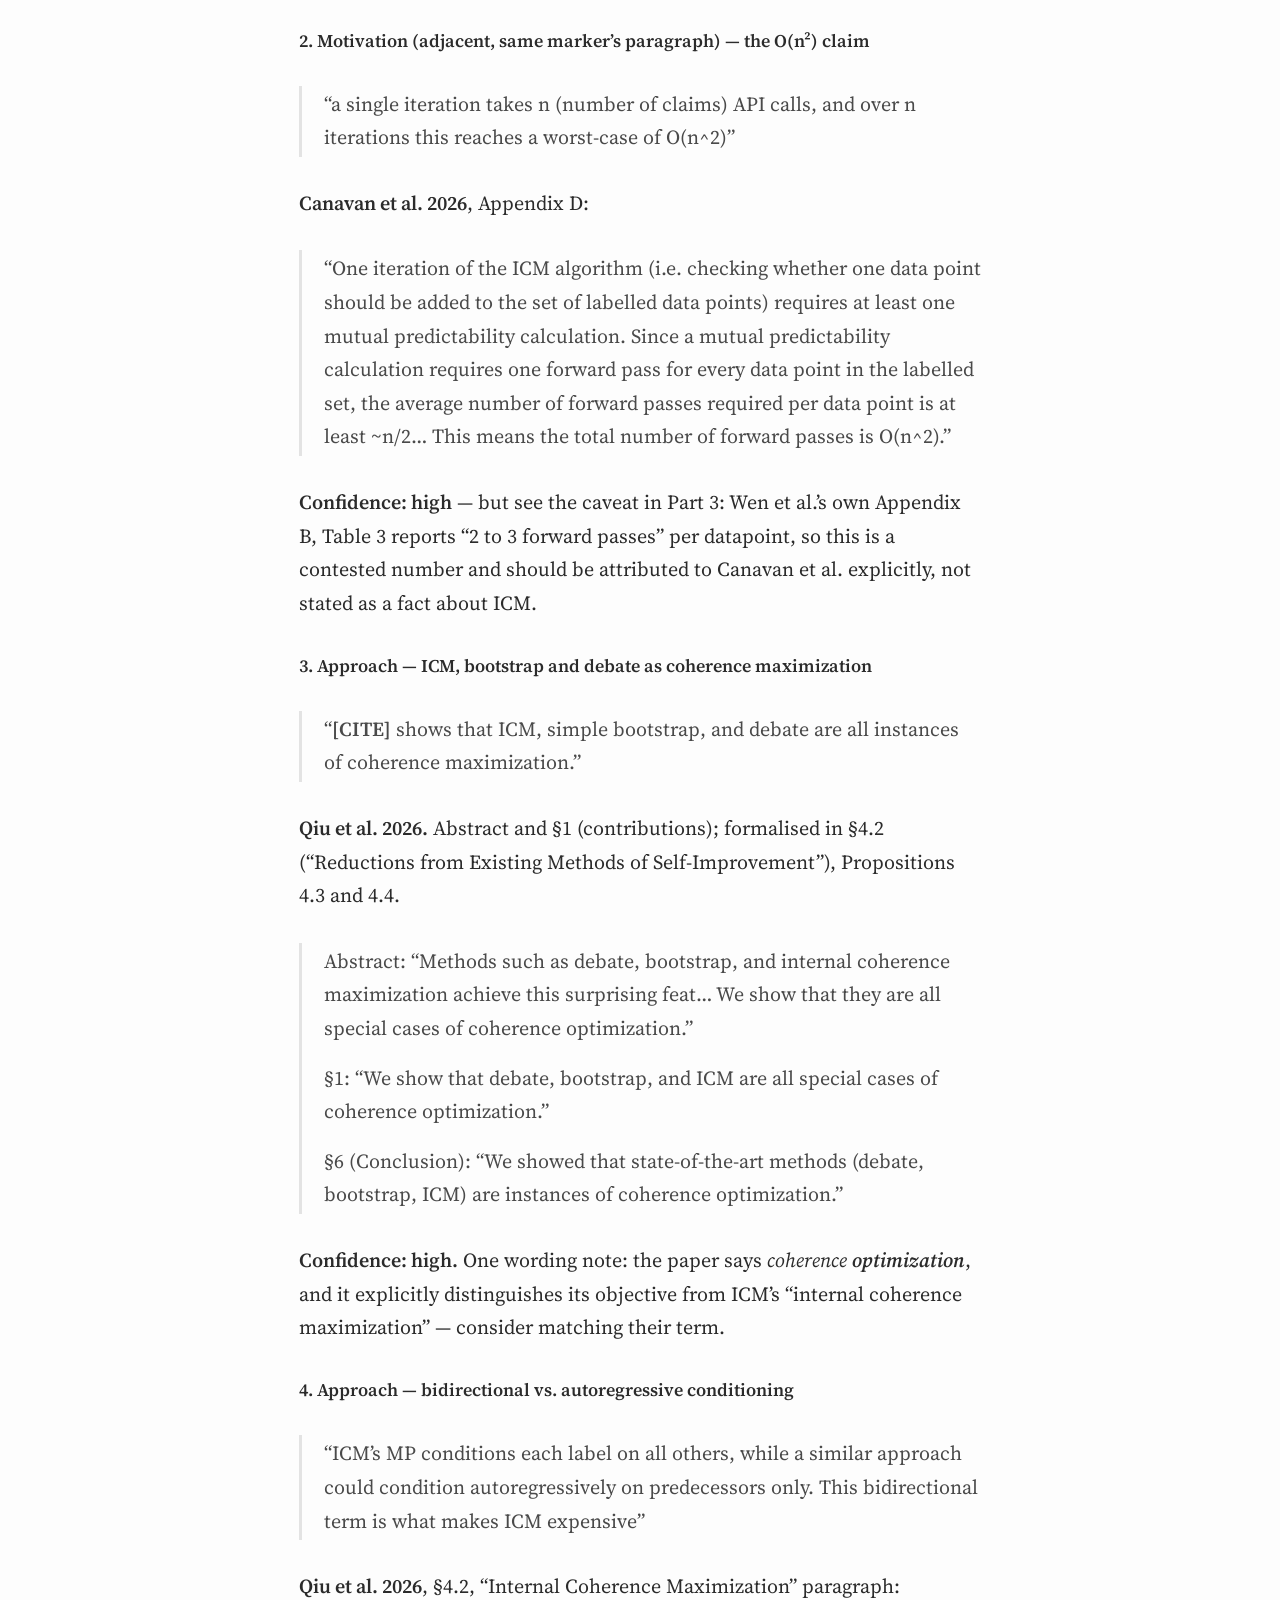
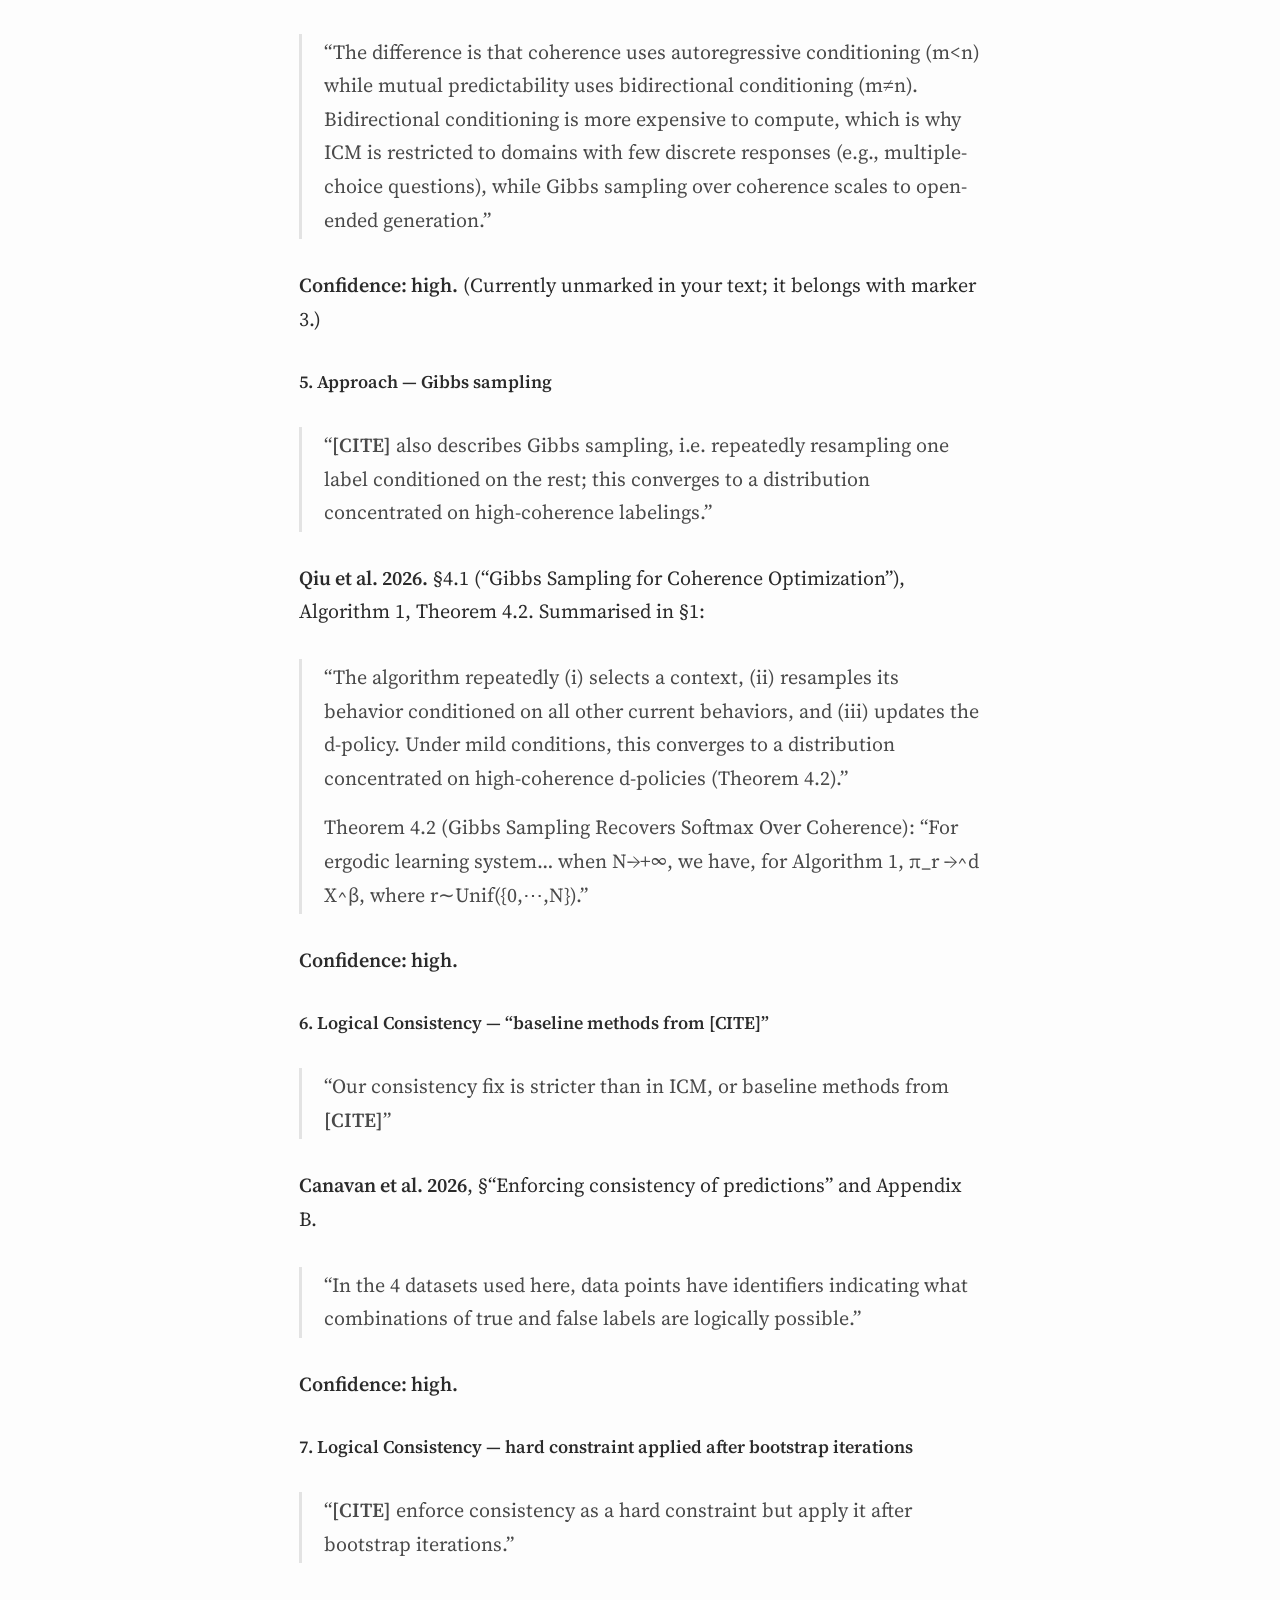
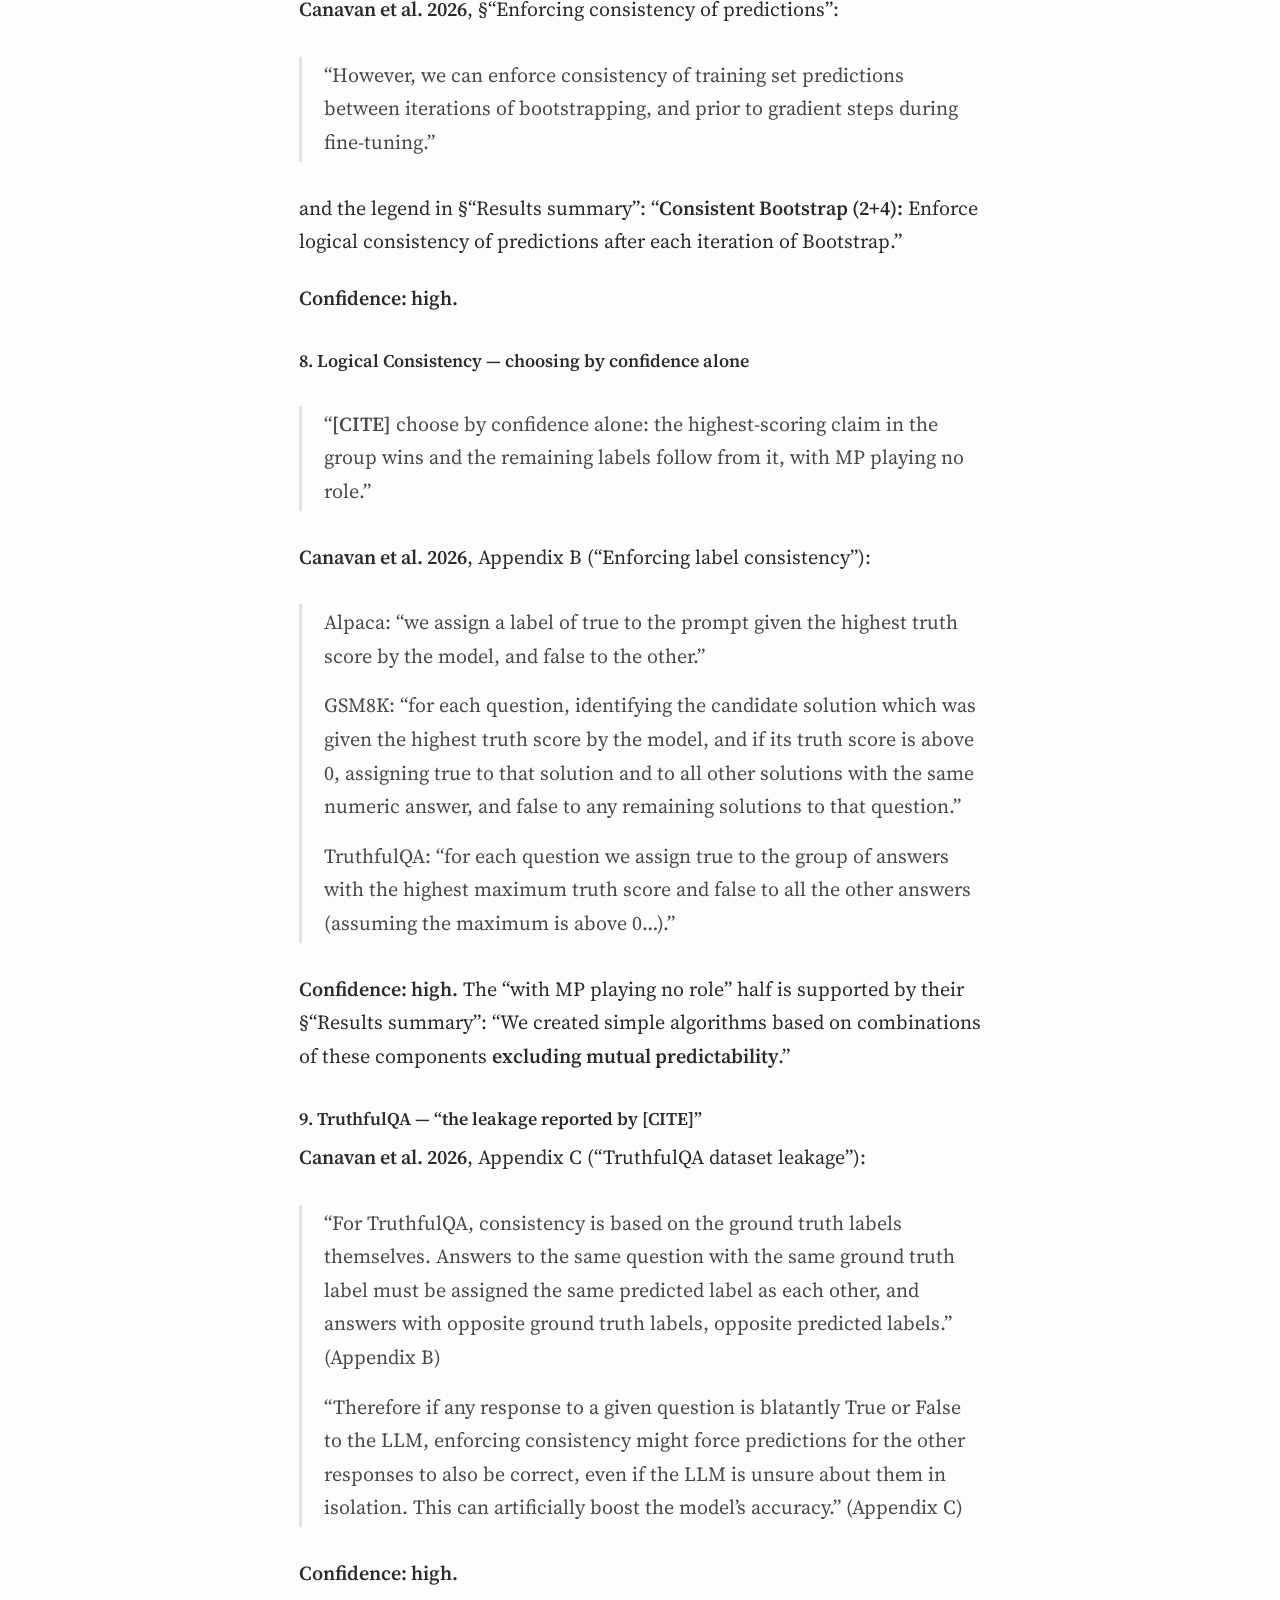
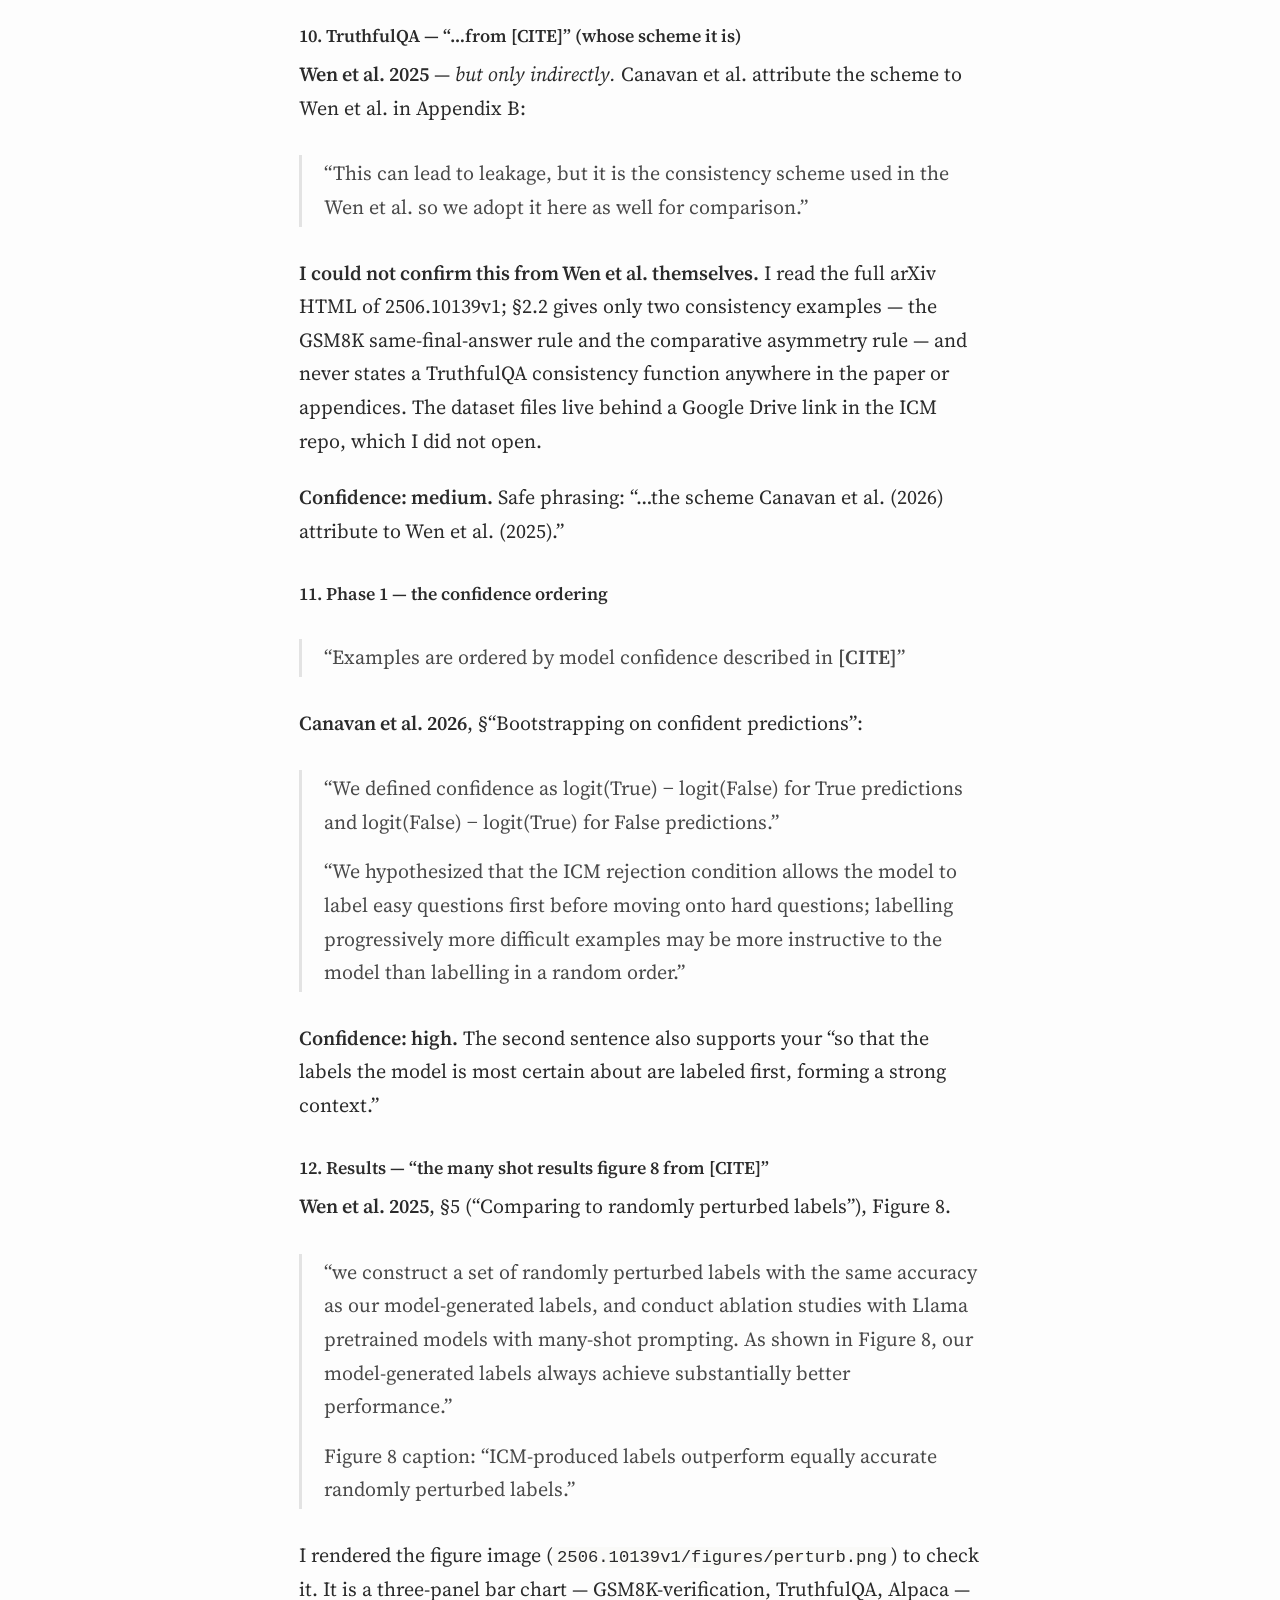
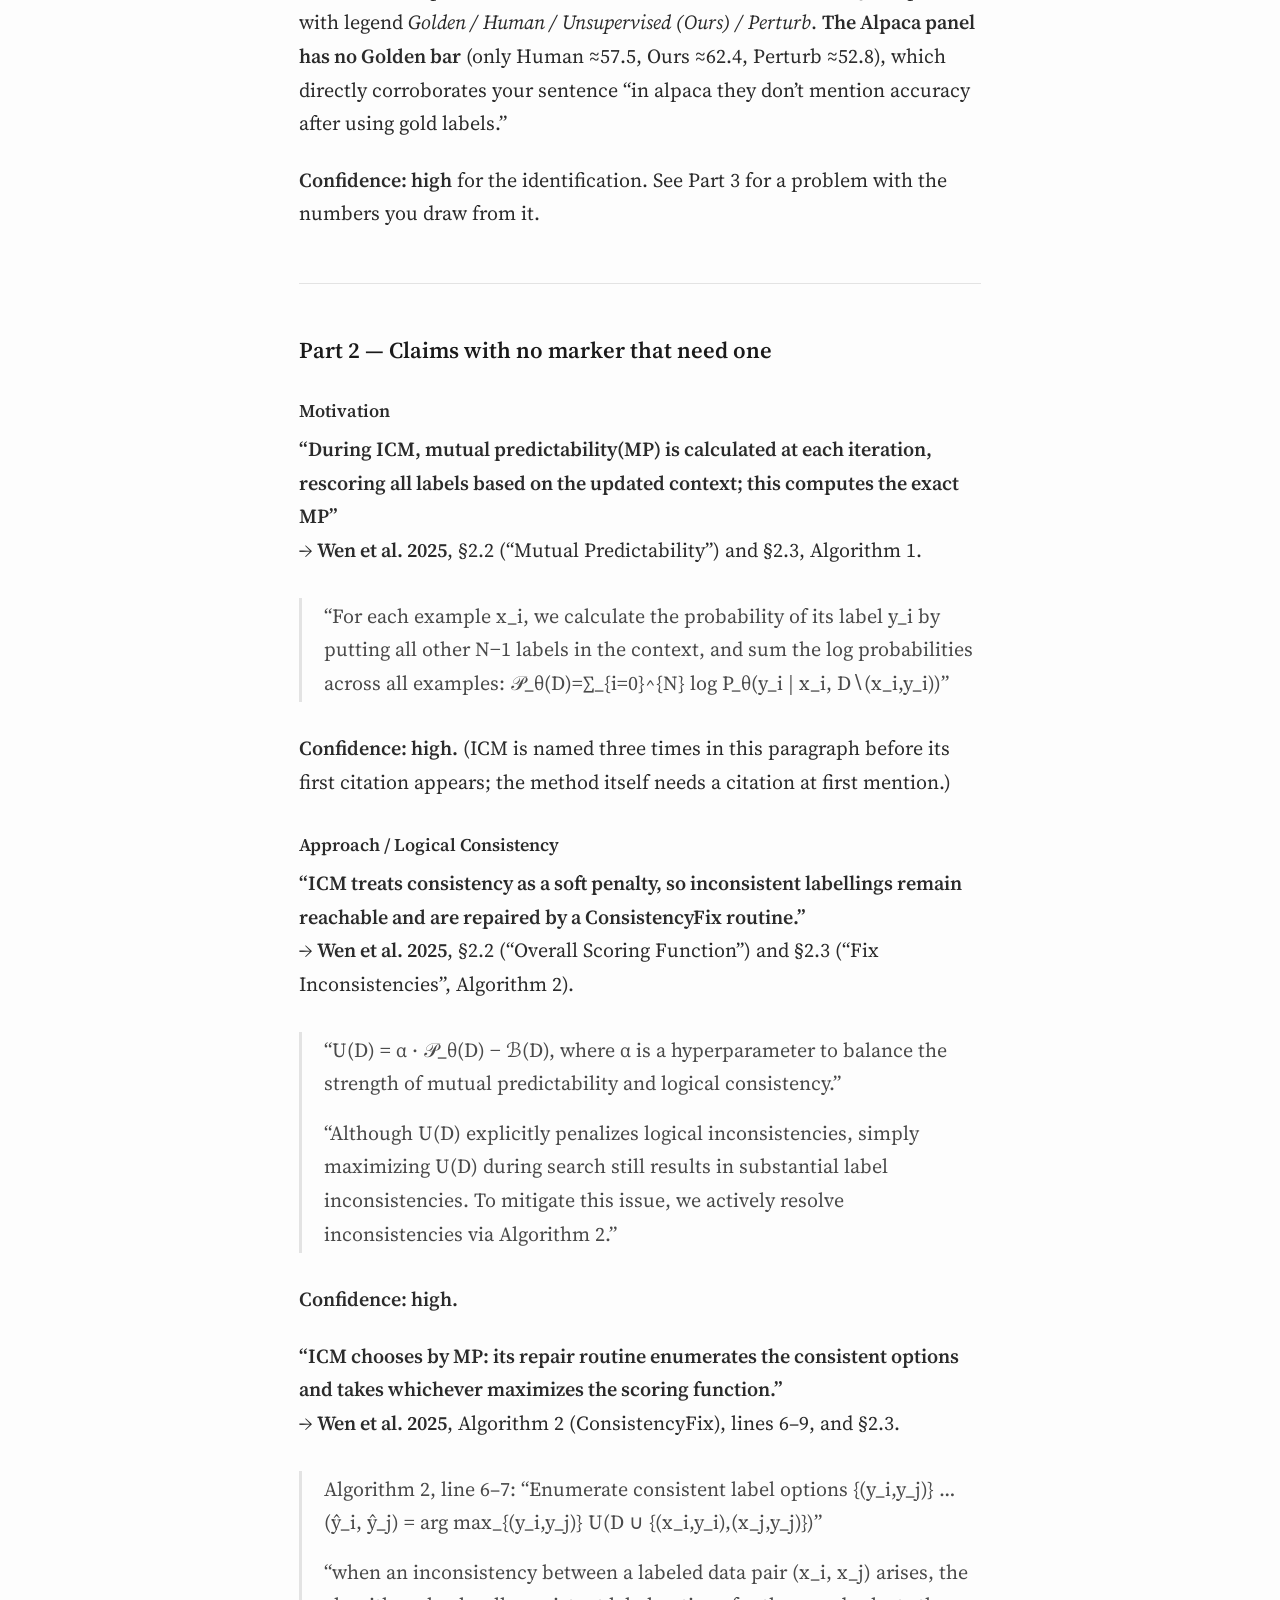
<file: blog/agent-found-my-citations-transcript.html>
<!DOCTYPE html>
<html lang="en">
<head>
<meta charset="UTF-8">
<meta name="viewport" content="width=device-width, initial-scale=1.0">
<title>Transcript: the citation run — Aalekh Bukhariya</title>
<meta name="description" content="The full prompt and response from the citation-finding run described in 'The agent found my citations. Then it found my mistakes'.">
<link rel="stylesheet" href="../blog.css">
</head>
<body>
<div id="wrap">

  <div class="breadcrumb">
    <a href="../index.html">Aalekh Bukhariya</a>
    <span>&#8250;</span>
    <a href="../blog.html">Blog</a>
    <span>&#8250;</span>
    <a href="agent-found-my-citations.html">Citations</a>
    <span>&#8250;</span>
    Transcript
  </div>

  <h1>Transcript: the citation run</h1>

  <div class="post-meta">
    <span>Claude Code, Opus 5</span>
    <span class="sep">&middot;</span>
    <span>16 pages fetched, 28 commands run, 2 files read</span>
  </div>

  <p class="backlink">
    This is the full prompt and response behind
    <a href="agent-found-my-citations.html">The agent found my citations. Then it found my mistakes</a>.
    Reproduced verbatim; the ten <span class="cite-marker">[CITE]</span> markers in the methods section
    are where my original citations were stripped out.
  </p>

  <div class="turn">
    <div class="turn-label">Prompt</div>

    <div class="prompt-block">
      <p>
        Below is a methods section from a machine learning paper in preparation. Some places where a
        citation belongs are marked <span class="cite-marker">[CITE]</span>; the marker does not tell
        you who the citation is. Other claims in the text need citations but carry no marker at all.
        Your task has two parts.
      </p>

      <ol>
        <li>For each <span class="cite-marker">[CITE]</span> marker, identify the specific work the authors are pointing to.</li>
        <li>Separately, identify every other claim, method, dataset, model, or result in the text that requires a citation and currently has none.</li>
      </ol>

      <p>For each citation you propose, report:</p>

      <ul>
        <li>the claim it supports, quoted from the text</li>
        <li>title, all authors, year</li>
        <li>venue, or arXiv ID, or URL for non-archival sources</li>
        <li>the specific section, figure, or page of the cited work</li>
        <li>a short passage from the cited work that supports that specific claim</li>
        <li>your confidence that this is the correct source, as high / medium / low</li>
      </ul>

      <p>
        Open every source and confirm the passage before you report it. Do not report a citation for a
        work you have not opened. If you cannot find a source for a claim, or cannot confirm a passage,
        say so explicitly and leave the entry incomplete rather than supplying your best guess. An
        incomplete answer is more useful to me than a confident wrong one.
      </p>

      <p>
        Finally, list separately any claim where you found a candidate source but are not confident the
        source actually supports the claim as stated.
      </p>

      <h3>Motivation</h3>
      <p>
        This research is motivated by the pitfalls of ICM. During ICM, mutual predictability(MP) is
        calculated at each iteration, rescoring all labels based on the updated context; this computes
        the exact MP, but a single iteration takes n (number of claims) API calls, and over n iterations
        this reaches a worst-case of O(n^2). Context also grows with n, increasing the cost. Discussing
        different baseline techniques, <span class="cite-marker">[CITE]</span> describes the difficulties
        in reproducing ICM and how running ICM on 4 H200s takes hours; this incurs a high compute cost,
        so we try to solve efficiency and reproducibility issues with a new method by exploiting MP
        without explicitly maximizing it, at a linear cost rather than quadratic.
      </p>

      <h3>Approach</h3>
      <p>
        <span class="cite-marker">[CITE]</span> shows that ICM, simple bootstrap, and debate are all
        instances of coherence maximization. ICM&rsquo;s MP conditions each label on all others, while a
        similar approach could condition autoregressively on predecessors only. This bidirectional term
        is what makes ICM expensive; <span class="cite-marker">[CITE]</span> also describes Gibbs
        sampling, i.e. repeatedly resampling one label conditioned on the rest; this converges to a
        distribution concentrated on high-coherence labelings. Our method builds directly on this theory:
        we use an autoregressive pass to obtain a high-coherence labeling cheaply, followed by greedy
        refinement using an approximation of MP as the optimization objective, to recover what the
        autoregressive sampling lost.
      </p>
      <p>
        <strong>Logical Consistency:</strong> Consistency is defined over groups of claims sharing a
        consistency_id, and we enforce it as a hard constraint rather than a penalty, So, both phases
        will only emit labellings which are possible under the particular consistency rule of a
        particular dataset, So decisions are made per group rather than per claim, Phase 1 labels a whole
        group at once, Phase 2 proposes moves between the elements of the consistency group. Our
        consistency fix is stricter than in ICM, or baseline methods from
        <span class="cite-marker">[CITE]</span>, as ICM treats consistency as a soft penalty, so
        inconsistent labellings remain reachable and are repaired by a ConsistencyFix routine.
        <span class="cite-marker">[CITE]</span> enforce consistency as a hard constraint but apply it
        after bootstrap iterations. In our method there is nothing to repair, as the inconsistencies are
        never reached. All three methods end up with consistent labels, so consistency itself is not what
        separates them. The real question is which feasible labelling each one picks. For a group with
        more than one feasible option, something has to choose. ICM chooses by MP: its repair routine
        enumerates the consistent options and takes whichever maximizes the scoring function.
        <span class="cite-marker">[CITE]</span> choose by confidence alone: the highest-scoring claim in
        the group wins and the remaining labels follow from it, with MP playing no role. We use both, in
        sequence. Phase 1 chooses by confidence, as they do. Phase 2 can then move a group to a different
        feasible labelling when that raises MP. Our constraint is the strictest of the three, since
        infeasible labellings are never produced at all; our selection rule starts from theirs and is
        then refined under ICM&rsquo;s objective.
      </p>
      <p>
        <strong>Alpaca (pairwise preference):</strong> A group has two claims about the same pair of
        responses: one saying the first response is more helpful and harmless, the other saying the
        second is. Preference is antisymmetric, so exactly one of them is True, which leaves only two
        allowed labellings, and choosing one claim as True determines the other. There is no score
        threshold here, because one of the two must win; we simply take whichever claim the model scores
        higher. Since every group resolves to a single choice between two options, claim-level and
        pair-level accuracy are the same number, and random guessing scores 50%.
      </p>
      <p>
        <strong>GSM8K (solution verification):</strong> A group has four candidate solutions to one math
        question. Two rules apply: solutions that arrive at the same final numeric answer must get the
        same label, and no more than one answer value can be True. So an allowed labelling either marks
        every solution reaching one particular answer as True and the rest False, or marks all four
        False, the second case meaning none of the candidates got the question right.
      </p>
      <p>
        <strong>TruthfulQA:</strong> A group is all the claims about one question, split into two sets by
        whether they are true or false. Claims in the same set always get the same label, and at most one
        set is labelled True. Our implementation reads this split using the gold labels, same as the
        leakage reported by <span class="cite-marker">[CITE]</span> from
        <span class="cite-marker">[CITE]</span> to make the methods comparable.
      </p>

      <h3>Phase 1</h3>
      <p>
        This is an ordered autoregressive labeling pass; we label the training set in a single pass from
        start to end, appending each labeled example to a growing context window. Each new label is
        sampled conditioned on all the labels assigned so far. Examples are ordered by model confidence
        described in <span class="cite-marker">[CITE]</span> so that the labels the model is most certain
        about are labeled first, forming a strong context that can be used to label examples the model
        finds difficult. This mirrors the accept-reject dynamics of ICM. Following this, we calculate the
        total MP of the complete labeling that we have obtained.
      </p>

      <h3>Phase 2</h3>
      <p>
        Computing MP takes one model call per example, so a single exact evaluation would cost a full
        pass over the dataset. Testing every candidate move would mean a full pass per move, which is
        quadratic in complexity. We avoid this by proposing flips cheaply and then verifying using the
        exact MP calculation. So, first we start with proposing flips, changing a consistency group&rsquo;s
        labels affects MP in two ways. It changes the scores of that group&rsquo;s own claims, and it changes
        the scores of every other claim in the dataset, because the group&rsquo;s labels sit in their context.
        We measure only the first effect: for each allowed labelling of a group, we ask how much
        log-probability the model assigns to those labels versus the ones currently in place, and we take
        the move if the answer is positive. All of these comparisons are made against a single snapshot
        of the labelling, taken at the start of the sweep. Because that context never changes mid-sweep,
        the scores can be computed once and reused for every move we consider, so the whole sweep costs
        one pass over the data. Second, verifying the sweep, freezing the context means every move is
        evaluated as if it were the only one, moves are proposed in parallel rather than in sequence, so
        none of them sees the effect of the others. Gibbs sampling, by contrast, updates one label at a
        time and each update sees the last. Once the sweep is done, we compute MP exactly, one more full
        pass. Phase 2 repeats, each sweep covering every example. After each sweep we recompute the exact
        MP and compare it to the previous value: if the improvement is below three percent, we stop and
        take the labelling from the last accepted sweep as our output. In practice this converges in a
        small number of sweeps, so the total cost stays linear in dataset size (n).
      </p>

      <h3>Results</h3>
      <p>
        These are the main results and comparisons directly against ICM, we use the many shot results
        figure 8 from <span class="cite-marker">[CITE]</span> and compare it to our method, in alpaca
        they don&rsquo;t mention accuracy after using gold labels which we evaluate at around 67%-68% just
        below our 69%, For TruthfulQA our number is 89.7% which is very close to the gold ceiling of
        90.4%. The aforementioned tests and train were run on Llama 3.1 70B. For GSM 8K, we use Llama 3.1
        8B to compare our results directly with ICM; results show our method reaches about 69%, which is
        similar to the gold ceiling.
      </p>
      <p>
        We also ran experiments using categories of TruthfulQA instead of the whole set at once. Running
        tests after segmenting train and test labels on TruthfulQA by category gives an aggregate test
        accuracy of 88%. An interesting result was that when we used the complete train label set after
        regrouping all labels (after training separately for each category) and then tested on the whole
        test set as many-shot, we got a test accuracy of 89.4%, similar to the result on the whole set.
      </p>

      <h3>Other Experiments</h3>
      <p>
        We did other experiments like which labels to select for few shot prompting, based on confidence
        scorers after the labelling, balancing true and false labels in few shot prompts, we understood a
        few key details from here, that selecting whole questions rather than individual claims with most
        confidence would result in better test scores, as selecting most confident labels might just be
        making the model select a set which is skewed towards false labels, as models are most confident
        about false claims, we then test balancing the few shot claims true and false labels, which
        doesn&rsquo;t perform at par to selecting the most confident questions, but when we use both the
        approaches together i.e taking the most confident and label balanced whole question we get great
        few shot performance ie 88.3% accuracy on 64 shot.
      </p>
      <p>
        We also ran experiments where the model provides reasoning along with labels in few-shot demos
        for the test, but this doesn&rsquo;t help the labeling at all and decreases overall test accuracy.
        Another experiment uses hints for questions the model thinks are difficult: self-hints from the
        same base model (Llama 3.1 70B), hints from a weaker post-trained model (Llama 3.1 8B Instruct),
        and hints from a frontier proprietary model. The frontier model improves the labels by a
        significant margin, whereas self-hints do the worst; using the weaker post-trained model does
        well on a small set of questions but fails by a large margin on a larger set.
      </p>
    </div>
  </div>

  <div class="turn">
    <div class="turn-label">Response</div>

    <p>I&rsquo;ll research this. Let me load web tools first.</p>

    <p>I opened and read every source below. Here is what I found.</p>

    <h2>Sources actually opened</h2>

    <div class="table-wrap">
      <table>
        <thead>
          <tr><th>Key</th><th>Work</th></tr>
        </thead>
        <tbody>
          <tr>
            <td><strong>Wen et al. 2025</strong></td>
            <td><em>Unsupervised Elicitation of Language Models</em> &mdash; arXiv:2506.10139v1 (full HTML + Figures 3 and 8 images)</td>
          </tr>
          <tr>
            <td><strong>Canavan et al. 2026</strong></td>
            <td><em>Eliciting base models with simple unsupervised techniques</em> &mdash; LessWrong, 23 Jan 2026 (full text via LW API)</td>
          </tr>
          <tr>
            <td><strong>Qiu et al. 2026</strong></td>
            <td><em>Self-Improvement as Coherence Optimization: A Theoretical Account</em> &mdash; arXiv:2601.13566v1 (full HTML)</td>
          </tr>
          <tr>
            <td>Lin et al. 2022, Cobbe et al. 2021, Taori et al. 2023, Dubois et al. 2023, Grattafiori et al. 2024, Zhao et al. 2021, Min et al. 2022, Agarwal et al. 2024, Wei et al. 2022</td>
            <td>see below</td>
          </tr>
        </tbody>
      </table>
    </div>

    <p>Full bibliographic details for the three central works:</p>

    <ul>
      <li>
        <strong>Wen, Jiaxin; Ankner, Zachary; Somani, Arushi; Hase, Peter; Marks, Samuel;
        Goldman-Wetzler, Jacob; Petrini, Linda; Sleight, Henry; Burns, Collin; He, He; Feng, Shi;
        Perez, Ethan; Leike, Jan</strong> (2025). <em>Unsupervised Elicitation of Language Models.</em>
        arXiv:2506.10139 [cs.CL], 11 Jun 2025. (An OpenReview forum exists at
        <code>openreview.net/forum?id=6PTdDAgakU</code>, but OpenReview blocked my requests with a
        challenge page, so <strong>I could not confirm a published venue</strong> &mdash; cite the arXiv
        ID unless you verify otherwise.)
      </li>
      <li>
        <strong>Canavan, Callum; Shrivastava, Aditya; Qi, Allison; Qiu, Tianyi Alex; Michala, Jonathan;
        Roger, Fabien</strong> (2026). <em>Eliciting base models with simple unsupervised techniques.</em>
        LessWrong, 23 Jan 2026.
        <a href="https://www.lesswrong.com/posts/rFxfMbwJ3v4PNesWP/eliciting-base-models-with-simple-unsupervised-techniques">lesswrong.com</a>
        (byline: &ldquo;Aditya Shrivastava*, Allison Qi*, Callum Canavan*, Tianyi Alex Qiu, Jonathan Michala,
        Fabien Roger* &mdash; <em>Equal contributions, reverse alphabetical</em>&rdquo;; Qiu et al. cite it as
        &ldquo;Canavan et al. (2026)&rdquo;). Non-archival.
      </li>
      <li>
        <strong>Qiu, Tianyi; Ismail, Ahmed Hani; He, Zhonghao; Feng, Shi</strong> (2026).
        <em>Self-Improvement as Coherence Optimization: A Theoretical Account.</em> arXiv:2601.13566
        [cs.LG], 20 Jan 2026.
      </li>
    </ul>

    <hr>

    <h2>Part 1 &mdash; The ten <span class="cite-marker">[CITE]</span> markers</h2>

    <h3>1. Motivation &mdash; reproducibility and H200 cost</h3>
    <blockquote>
      <p>&ldquo;Discussing different baseline techniques, <strong>[CITE]</strong> describes the difficulties in reproducing ICM and how running ICM on 4 H200s takes hours&rdquo;</p>
    </blockquote>
    <p><strong>Canavan et al. 2026.</strong> Appendix D, &ldquo;Difficulty reproducing ICM.&rdquo;</p>
    <blockquote>
      <p>&ldquo;We tried using the official repo for ICM by Wen et al. to reproduce their results on the Alpaca and Gender datasets. For the Alpaca dataset, the label accuracy increased to ~75% but collapsed to ~46% before labelling the complete batch of 256 examples.&rdquo;</p>
      <p>&ldquo;This matches our experience, where running ICM with Llama-3.1-70B on 256 data points with 4 H200s takes hours. In contrast, our simple baselines are all O(n)&hellip;&rdquo;</p>
    </blockquote>
    <p><strong>Confidence: high.</strong></p>

    <h3>2. Motivation (adjacent, same marker&rsquo;s paragraph) &mdash; the O(n&sup2;) claim</h3>
    <blockquote>
      <p>&ldquo;a single iteration takes n (number of claims) API calls, and over n iterations this reaches a worst-case of O(n^2)&rdquo;</p>
    </blockquote>
    <p><strong>Canavan et al. 2026</strong>, Appendix D:</p>
    <blockquote>
      <p>&ldquo;One iteration of the ICM algorithm (i.e. checking whether one data point should be added to the set of labelled data points) requires at least one mutual predictability calculation. Since a mutual predictability calculation requires one forward pass for every data point in the labelled set, the average number of forward passes required per data point is at least ~n/2&hellip; This means the total number of forward passes is O(n^2).&rdquo;</p>
    </blockquote>
    <p>
      <strong>Confidence: high</strong> &mdash; but see the caveat in Part 3: Wen et al.&rsquo;s own Appendix B,
      Table 3 reports &ldquo;2 to 3 forward passes&rdquo; per datapoint, so this is a contested number and should be
      attributed to Canavan et al. explicitly, not stated as a fact about ICM.
    </p>

    <h3>3. Approach &mdash; ICM, bootstrap and debate as coherence maximization</h3>
    <blockquote>
      <p>&ldquo;<strong>[CITE]</strong> shows that ICM, simple bootstrap, and debate are all instances of coherence maximization.&rdquo;</p>
    </blockquote>
    <p>
      <strong>Qiu et al. 2026.</strong> Abstract and &sect;1 (contributions); formalised in &sect;4.2
      (&ldquo;Reductions from Existing Methods of Self-Improvement&rdquo;), Propositions 4.3 and 4.4.
    </p>
    <blockquote>
      <p>Abstract: &ldquo;Methods such as debate, bootstrap, and internal coherence maximization achieve this surprising feat&hellip; We show that they are all special cases of coherence optimization.&rdquo;</p>
      <p>&sect;1: &ldquo;We show that debate, bootstrap, and ICM are all special cases of coherence optimization.&rdquo;</p>
      <p>&sect;6 (Conclusion): &ldquo;We showed that state-of-the-art methods (debate, bootstrap, ICM) are instances of coherence optimization.&rdquo;</p>
    </blockquote>
    <p>
      <strong>Confidence: high.</strong> One wording note: the paper says <em>coherence
      <strong>optimization</strong></em>, and it explicitly distinguishes its objective from ICM&rsquo;s
      &ldquo;internal coherence maximization&rdquo; &mdash; consider matching their term.
    </p>

    <h3>4. Approach &mdash; bidirectional vs. autoregressive conditioning</h3>
    <blockquote>
      <p>&ldquo;ICM&rsquo;s MP conditions each label on all others, while a similar approach could condition autoregressively on predecessors only. This bidirectional term is what makes ICM expensive&rdquo;</p>
    </blockquote>
    <p><strong>Qiu et al. 2026</strong>, &sect;4.2, &ldquo;Internal Coherence Maximization&rdquo; paragraph:</p>
    <blockquote>
      <p>&ldquo;The difference is that coherence uses autoregressive conditioning (m&lt;n) while mutual predictability uses bidirectional conditioning (m&ne;n). Bidirectional conditioning is more expensive to compute, which is why ICM is restricted to domains with few discrete responses (e.g., multiple-choice questions), while Gibbs sampling over coherence scales to open-ended generation.&rdquo;</p>
    </blockquote>
    <p><strong>Confidence: high.</strong> (Currently unmarked in your text; it belongs with marker 3.)</p>

    <h3>5. Approach &mdash; Gibbs sampling</h3>
    <blockquote>
      <p>&ldquo;<strong>[CITE]</strong> also describes Gibbs sampling, i.e. repeatedly resampling one label conditioned on the rest; this converges to a distribution concentrated on high-coherence labelings.&rdquo;</p>
    </blockquote>
    <p>
      <strong>Qiu et al. 2026.</strong> &sect;4.1 (&ldquo;Gibbs Sampling for Coherence Optimization&rdquo;),
      Algorithm 1, Theorem 4.2. Summarised in &sect;1:
    </p>
    <blockquote>
      <p>&ldquo;The algorithm repeatedly (i) selects a context, (ii) resamples its behavior conditioned on all other current behaviors, and (iii) updates the d-policy. Under mild conditions, this converges to a distribution concentrated on high-coherence d-policies (Theorem 4.2).&rdquo;</p>
      <p>Theorem 4.2 (Gibbs Sampling Recovers Softmax Over Coherence): &ldquo;For ergodic learning system&hellip; when N&rarr;+&infin;, we have, for Algorithm 1, &pi;_r &rarr;^d X^&beta;, where r&sim;Unif({0,&ctdot;,N}).&rdquo;</p>
    </blockquote>
    <p><strong>Confidence: high.</strong></p>

    <h3>6. Logical Consistency &mdash; &ldquo;baseline methods from [CITE]&rdquo;</h3>
    <blockquote>
      <p>&ldquo;Our consistency fix is stricter than in ICM, or baseline methods from <strong>[CITE]</strong>&rdquo;</p>
    </blockquote>
    <p><strong>Canavan et al. 2026</strong>, &sect;&ldquo;Enforcing consistency of predictions&rdquo; and Appendix B.</p>
    <blockquote>
      <p>&ldquo;In the 4 datasets used here, data points have identifiers indicating what combinations of true and false labels are logically possible.&rdquo;</p>
    </blockquote>
    <p><strong>Confidence: high.</strong></p>

    <h3>7. Logical Consistency &mdash; hard constraint applied after bootstrap iterations</h3>
    <blockquote>
      <p>&ldquo;<strong>[CITE]</strong> enforce consistency as a hard constraint but apply it after bootstrap iterations.&rdquo;</p>
    </blockquote>
    <p><strong>Canavan et al. 2026</strong>, &sect;&ldquo;Enforcing consistency of predictions&rdquo;:</p>
    <blockquote>
      <p>&ldquo;However, we can enforce consistency of training set predictions between iterations of bootstrapping, and prior to gradient steps during fine-tuning.&rdquo;</p>
    </blockquote>
    <p>
      and the legend in &sect;&ldquo;Results summary&rdquo;: &ldquo;<strong>Consistent Bootstrap (2+4):</strong> Enforce
      logical consistency of predictions after each iteration of Bootstrap.&rdquo;
    </p>
    <p><strong>Confidence: high.</strong></p>

    <h3>8. Logical Consistency &mdash; choosing by confidence alone</h3>
    <blockquote>
      <p>&ldquo;<strong>[CITE]</strong> choose by confidence alone: the highest-scoring claim in the group wins and the remaining labels follow from it, with MP playing no role.&rdquo;</p>
    </blockquote>
    <p><strong>Canavan et al. 2026</strong>, Appendix B (&ldquo;Enforcing label consistency&rdquo;):</p>
    <blockquote>
      <p>Alpaca: &ldquo;we assign a label of true to the prompt given the highest truth score by the model, and false to the other.&rdquo;</p>
      <p>GSM8K: &ldquo;for each question, identifying the candidate solution which was given the highest truth score by the model, and if its truth score is above 0, assigning true to that solution and to all other solutions with the same numeric answer, and false to any remaining solutions to that question.&rdquo;</p>
      <p>TruthfulQA: &ldquo;for each question we assign true to the group of answers with the highest maximum truth score and false to all the other answers (assuming the maximum is above 0&hellip;).&rdquo;</p>
    </blockquote>
    <p>
      <strong>Confidence: high.</strong> The &ldquo;with MP playing no role&rdquo; half is supported by their
      &sect;&ldquo;Results summary&rdquo;: &ldquo;We created simple algorithms based on combinations of these components
      <strong>excluding mutual predictability</strong>.&rdquo;
    </p>

    <h3>9. TruthfulQA &mdash; &ldquo;the leakage reported by [CITE]&rdquo;</h3>
    <p><strong>Canavan et al. 2026</strong>, Appendix C (&ldquo;TruthfulQA dataset leakage&rdquo;):</p>
    <blockquote>
      <p>&ldquo;For TruthfulQA, consistency is based on the ground truth labels themselves. Answers to the same question with the same ground truth label must be assigned the same predicted label as each other, and answers with opposite ground truth labels, opposite predicted labels.&rdquo; (Appendix B)</p>
      <p>&ldquo;Therefore if any response to a given question is blatantly True or False to the LLM, enforcing consistency might force predictions for the other responses to also be correct, even if the LLM is unsure about them in isolation. This can artificially boost the model&rsquo;s accuracy.&rdquo; (Appendix C)</p>
    </blockquote>
    <p><strong>Confidence: high.</strong></p>

    <h3>10. TruthfulQA &mdash; &ldquo;&hellip;from [CITE]&rdquo; (whose scheme it is)</h3>
    <p>
      <strong>Wen et al. 2025</strong> &mdash; <em>but only indirectly.</em> Canavan et al. attribute the
      scheme to Wen et al. in Appendix B:
    </p>
    <blockquote>
      <p>&ldquo;This can lead to leakage, but it is the consistency scheme used in the Wen et al. so we adopt it here as well for comparison.&rdquo;</p>
    </blockquote>
    <p>
      <strong>I could not confirm this from Wen et al. themselves.</strong> I read the full arXiv HTML of
      2506.10139v1; &sect;2.2 gives only two consistency examples &mdash; the GSM8K same-final-answer rule
      and the comparative asymmetry rule &mdash; and never states a TruthfulQA consistency function
      anywhere in the paper or appendices. The dataset files live behind a Google Drive link in the ICM
      repo, which I did not open.
    </p>
    <p>
      <strong>Confidence: medium.</strong> Safe phrasing: &ldquo;&hellip;the scheme Canavan et al. (2026)
      attribute to Wen et al. (2025).&rdquo;
    </p>

    <h3>11. Phase 1 &mdash; the confidence ordering</h3>
    <blockquote>
      <p>&ldquo;Examples are ordered by model confidence described in <strong>[CITE]</strong>&rdquo;</p>
    </blockquote>
    <p><strong>Canavan et al. 2026</strong>, &sect;&ldquo;Bootstrapping on confident predictions&rdquo;:</p>
    <blockquote>
      <p>&ldquo;We defined confidence as logit(True) &minus; logit(False) for True predictions and logit(False) &minus; logit(True) for False predictions.&rdquo;</p>
      <p>&ldquo;We hypothesized that the ICM rejection condition allows the model to label easy questions first before moving onto hard questions; labelling progressively more difficult examples may be more instructive to the model than labelling in a random order.&rdquo;</p>
    </blockquote>
    <p>
      <strong>Confidence: high.</strong> The second sentence also supports your &ldquo;so that the labels the
      model is most certain about are labeled first, forming a strong context.&rdquo;
    </p>

    <h3>12. Results &mdash; &ldquo;the many shot results figure 8 from [CITE]&rdquo;</h3>
    <p><strong>Wen et al. 2025</strong>, &sect;5 (&ldquo;Comparing to randomly perturbed labels&rdquo;), Figure 8.</p>
    <blockquote>
      <p>&ldquo;we construct a set of randomly perturbed labels with the same accuracy as our model-generated labels, and conduct ablation studies with Llama pretrained models with many-shot prompting. As shown in Figure 8, our model-generated labels always achieve substantially better performance.&rdquo;</p>
      <p>Figure 8 caption: &ldquo;ICM-produced labels outperform equally accurate randomly perturbed labels.&rdquo;</p>
    </blockquote>
    <p>
      I rendered the figure image (<code>2506.10139v1/figures/perturb.png</code>) to check it. It is a
      three-panel bar chart &mdash; GSM8K-verification, TruthfulQA, Alpaca &mdash; with legend <em>Golden /
      Human / Unsupervised (Ours) / Perturb</em>. <strong>The Alpaca panel has no Golden bar</strong> (only
      Human &asymp;57.5, Ours &asymp;62.4, Perturb &asymp;52.8), which directly corroborates your sentence
      &ldquo;in alpaca they don&rsquo;t mention accuracy after using gold labels.&rdquo;
    </p>
    <p><strong>Confidence: high</strong> for the identification. See Part 3 for a problem with the numbers you draw from it.</p>

    <hr>

    <h2>Part 2 &mdash; Claims with no marker that need one</h2>

    <h3>Motivation</h3>
    <p>
      <strong>&ldquo;During ICM, mutual predictability(MP) is calculated at each iteration, rescoring all
      labels based on the updated context; this computes the exact MP&rdquo;</strong><br>
      &rarr; <strong>Wen et al. 2025</strong>, &sect;2.2 (&ldquo;Mutual Predictability&rdquo;) and &sect;2.3,
      Algorithm 1.
    </p>
    <blockquote>
      <p>&ldquo;For each example x_i, we calculate the probability of its label y_i by putting all other N&minus;1 labels in the context, and sum the log probabilities across all examples: &#119979;_&theta;(D)=&sum;_{i=0}^{N} log P_&theta;(y_i | x_i, D&setminus;(x_i,y_i))&rdquo;</p>
    </blockquote>
    <p>
      <strong>Confidence: high.</strong> (ICM is named three times in this paragraph before its first
      citation appears; the method itself needs a citation at first mention.)
    </p>

    <h3>Approach / Logical Consistency</h3>
    <p>
      <strong>&ldquo;ICM treats consistency as a soft penalty, so inconsistent labellings remain reachable
      and are repaired by a ConsistencyFix routine.&rdquo;</strong><br>
      &rarr; <strong>Wen et al. 2025</strong>, &sect;2.2 (&ldquo;Overall Scoring Function&rdquo;) and &sect;2.3
      (&ldquo;Fix Inconsistencies&rdquo;, Algorithm 2).
    </p>
    <blockquote>
      <p>&ldquo;U(D) = &alpha; &middot; &#119979;_&theta;(D) &minus; &#8492;(D), where &alpha; is a hyperparameter to balance the strength of mutual predictability and logical consistency.&rdquo;</p>
      <p>&ldquo;Although U(D) explicitly penalizes logical inconsistencies, simply maximizing U(D) during search still results in substantial label inconsistencies. To mitigate this issue, we actively resolve inconsistencies via Algorithm 2.&rdquo;</p>
    </blockquote>
    <p><strong>Confidence: high.</strong></p>

    <p>
      <strong>&ldquo;ICM chooses by MP: its repair routine enumerates the consistent options and takes
      whichever maximizes the scoring function.&rdquo;</strong><br>
      &rarr; <strong>Wen et al. 2025</strong>, Algorithm 2 (ConsistencyFix), lines 6&ndash;9, and &sect;2.3.
    </p>
    <blockquote>
      <p>Algorithm 2, line 6&ndash;7: &ldquo;Enumerate consistent label options {(y_i,y_j)} &hellip; (&#375;_i, &#375;_j) = arg max_{(y_i,y_j)} U(D &cup; {(x_i,y_i),(x_j,y_j)})&rdquo;</p>
      <p>&ldquo;when an inconsistency between a labeled data pair (x_i, x_j) arises, the algorithm checks all consistent label options for them and selects the combination that maximizes U(D).&rdquo;</p>
    </blockquote>
    <p><strong>Confidence: high.</strong></p>

    <p>
      <strong>&ldquo;Preference is antisymmetric, so exactly one of them is True&rdquo; (Alpaca group rule)</strong><br>
      &rarr; <strong>Wen et al. 2025</strong>, &sect;2.2 (&ldquo;Logical Consistency&rdquo;).
    </p>
    <blockquote>
      <p>&ldquo;Another general, task-agnostic logical constraint that we use for comparative datasets is asymmetry: when comparing two responses A and B, two claims &lsquo;A&gt;B&rsquo; and &lsquo;B&gt;A&rsquo; cannot be both labeled &lsquo;True&rsquo;.&rdquo;</p>
    </blockquote>
    <p><strong>Confidence: high.</strong></p>

    <p>
      <strong>&ldquo;A group has four candidate solutions to one math question. Two rules apply: solutions
      that arrive at the same final numeric answer must get the same label, and no more than one answer
      value can be True.&rdquo;</strong><br>
      &rarr; <strong>Wen et al. 2025</strong>, &sect;2.2 for the half-rule:
    </p>
    <blockquote>
      <p>&ldquo;when judging mathematical correctness, two solutions to the same math problem cannot be both labeled &lsquo;True&rsquo; if their final answers are different.&rdquo;</p>
    </blockquote>
    <p>&rarr; <strong>Canavan et al. 2026</strong>, Appendix B for the full two-part rule as you state it:</p>
    <blockquote>
      <p>&ldquo;if two solutions propose different numerical answers, then at most one of them can be labelled true, and if two solutions propose the same answer, either both are true or both are false.&rdquo;</p>
    </blockquote>
    <p><strong>Confidence: high</strong> for both.</p>

    <h3>Datasets and models (none currently cited)</h3>

    <p>
      <strong>TruthfulQA</strong> &rarr; <strong>Lin, Stephanie; Hilton, Jacob; Evans, Owain</strong>
      (2022). <em>TruthfulQA: Measuring How Models Mimic Human Falsehoods.</em> ACL 2022;
      <a href="https://arxiv.org/abs/2109.07958">arXiv:2109.07958</a>. Abstract / &sect;1:
    </p>
    <blockquote>
      <p>&ldquo;We crafted questions that some humans would answer falsely due to a false belief or misconception.&rdquo; &mdash; 817 questions across 38 categories.</p>
    </blockquote>
    <p><strong>Confidence: high.</strong></p>

    <p>
      <strong>GSM8K</strong> &rarr; <strong>Cobbe, Karl; Kosaraju, Vineet; Bavarian, Mohammad; Chen,
      Mark; Jun, Heewoo; Kaiser, Lukasz; Plappert, Matthias; Tworek, Jerry; Hilton, Jacob; Nakano,
      Reiichiro; Hesse, Christopher; Schulman, John</strong> (2021). <em>Training Verifiers to Solve Math
      Word Problems.</em> <a href="https://arxiv.org/abs/2110.14168">arXiv:2110.14168</a>. Abstract:
    </p>
    <blockquote>
      <p>&ldquo;we introduce GSM8K, a dataset of 8.5K high quality linguistically diverse grade school math word problems.&rdquo;</p>
      <p>&ldquo;we propose training verifiers to judge the correctness of model completions. At test time, we generate many candidate solutions and select the one ranked highest by the verifier.&rdquo;</p>
    </blockquote>
    <p>
      <strong>Confidence: high</strong> (this is also the right citation for the &ldquo;solution
      verification&rdquo; framing and the multiple-candidate-solutions setup). Note the
      <em>GSM8K-verification</em> variant itself &mdash; sampling multiple solutions and grading
      intermediate steps with Claude 3.5 Sonnet &mdash; is Wen et al.&rsquo;s construction (&sect;3.1), so cite
      both.
    </p>

    <p>
      <strong>Llama 3.1 70B / 8B / 8B Instruct</strong> &rarr; <strong>Grattafiori, Aaron; et al. (Llama
      Team, AI @ Meta)</strong> (2024). <em>The Llama 3 Herd of Models.</em>
      <a href="https://arxiv.org/abs/2407.21783">arXiv:2407.21783</a>. &sect;1:
    </p>
    <blockquote>
      <p>&ldquo;The result of our work is Llama 3: a herd of three multilingual language models with 8B, 70B, and 405B parameters.&rdquo;</p>
    </blockquote>
    <p>
      <strong>Confidence: high</strong> for the model family. Minor nuance: the paper is titled &ldquo;Llama 3&rdquo;
      and covers the checkpoints Meta released as Llama 3.1; the arXiv listing is &ldquo;Aaron Grattafiori,
      Abhimanyu Dubey, Abhinav Jauhri, and 558 other authors,&rdquo; so an <code>et al.</code> citation is
      standard.
    </p>

    <p>
      <strong>Alpaca (pairwise preference)</strong> &rarr; Wen et al. cite <strong>Taori, Rohan;
      Gulrajani, Ishaan; Zhang, Tianyi; Dubois, Yann; Li, Xuechen; Guestrin, Carlos; Liang, Percy;
      Hashimoto, Tatsunori B.</strong> (2023), <em>Alpaca: A Strong, Replicable Instruction-Following
      Model</em>, Stanford CRFM blog (their reference [28]). <strong>I opened it and it does not contain
      pairwise helpfulness/harmlessness preference annotations</strong> &mdash; it describes 52K
      self-instruct demonstrations. See Part 3.
    </p>

    <h3>Method-level claims</h3>

    <p>
      <strong>&ldquo;This is an ordered autoregressive labeling pass; we label the training set in a single
      pass&hellip; appending each labeled example to a growing context window.&rdquo;</strong><br>
      &rarr; <strong>Qiu et al. 2026</strong>, &sect;4.2 (&ldquo;Simple Bootstrap&rdquo;), Proposition 4.4:
    </p>
    <blockquote>
      <p>&ldquo;Simple bootstrap can be seen as an approximation of Gibbs sampling where history accumulates rather than being replaced. Instead of maintaining a fixed-size d-policy and resampling components, simple bootstrap sequentially generates behaviors a_1, a_2, a_3, &hellip;, where the context for generating a_n is the entire preceding sequence.&rdquo;</p>
    </blockquote>
    <p>
      Also <strong>Canavan et al. 2026</strong>, &sect;&ldquo;Bootstrapping few-shot predictions,&rdquo; for the
      empirical version. <strong>Confidence: high.</strong>
    </p>

    <p>
      <strong>&ldquo;This mirrors the accept-reject dynamics of ICM.&rdquo;</strong><br>
      &rarr; <strong>Wen et al. 2025</strong>, &sect;2.3 (&ldquo;Accept a New Label&rdquo;), Algorithm 1 lines
      11&ndash;18:
    </p>
    <blockquote>
      <p>&ldquo;We directly accept the new label if it improves U(D). Otherwise, inspired by simulated annealing, the algorithm rejects it by a probability decided by two factors: Score Difference &Delta;&hellip; [and] Iteration.&rdquo;</p>
    </blockquote>
    <p><strong>Confidence: high.</strong></p>

    <p>
      <strong>&ldquo;Gibbs sampling, by contrast, updates one label at a time and each update sees the
      last.&rdquo;</strong><br>
      &rarr; <strong>Qiu et al. 2026</strong>, &sect;4.1, Algorithm 1 (same passage as marker 5).
      <strong>Confidence: high.</strong>
    </p>

    <p>
      <strong>&ldquo;many-shot&rdquo;</strong> (used throughout Results and Other Experiments without
      definition)<br>
      &rarr; <strong>Agarwal, Rishabh; Singh, Avi; Zhang, Lei M.; Bohnet, Bernd; Rosias, Luis; Chan,
      Stephanie; Zhang, Biao; Anand, Ankesh; Abbas, Zaheer; Nova, Azade; Co-Reyes, John D.; Chu, Eric;
      Behbahani, Feryal; Faust, Aleksandra; Larochelle, Hugo</strong> (2024). <em>Many-Shot In-Context
      Learning.</em> NeurIPS 2024 (Spotlight);
      <a href="https://arxiv.org/abs/2404.11018">arXiv:2404.11018</a>. Abstract:
    </p>
    <blockquote>
      <p>&ldquo;hundreds or thousands of examples &mdash; the many-shot regime&hellip; Going from few-shot to many-shot, we observe significant performance gains across a wide variety of generative and discriminative tasks.&rdquo;</p>
    </blockquote>
    <p>
      <strong>Confidence: high</strong> for the definition; optional if your <code>many-shot</code> usage
      is purely internal to the Wen et al. comparison.
    </p>

    <h3>Other Experiments</h3>

    <p>
      <strong>&ldquo;balancing true and false labels in few shot prompts&rdquo; / &ldquo;selecting most confident
      labels might just be making the model select a set which is skewed towards false labels&rdquo;</strong><br>
      &rarr; <strong>Zhao, Tony Z.; Wallace, Eric; Feng, Shi; Klein, Dan; Singh, Sameer</strong> (2021).
      <em>Calibrate Before Use: Improving Few-Shot Performance of Language Models.</em> ICML 2021;
      <a href="https://arxiv.org/abs/2102.09690">arXiv:2102.09690</a>. &sect;3, Figure 4 caption:
    </p>
    <blockquote>
      <p>&ldquo;When the prompt is unbalanced, the predictions are unbalanced (majority label bias).&rdquo;</p>
      <p>&sect;1: &ldquo;they suffer from majority label bias, recency bias, and common token bias&hellip; The majority label and recency biases lead the model to predict training answers that appear frequently or near the end of the prompt.&rdquo;</p>
    </blockquote>
    <p>
      <strong>Confidence: high</strong> &mdash; this is the standard prior work for exactly the failure
      mode your balancing experiment fixes.
    </p>

    <p>
      Secondary, for &ldquo;which labels to select for few shot prompting&rdquo;:<br>
      &rarr; <strong>Min, Sewon; Lyu, Xinxi; Holtzman, Ari; Artetxe, Mikel; Lewis, Mike; Hajishirzi,
      Hannaneh; Zettlemoyer, Luke</strong> (2022). <em>Rethinking the Role of Demonstrations: What Makes
      In-Context Learning Work?</em> EMNLP 2022;
      <a href="https://arxiv.org/abs/2202.12837">arXiv:2202.12837</a>. Abstract:
    </p>
    <blockquote>
      <p>&ldquo;ground truth demonstrations are in fact not required &mdash; randomly replacing labels in the demonstrations barely hurts performance&rdquo;; what matters is &ldquo;(1) the label space, (2) the distribution of the input text, and (3) the overall format of the sequence.&rdquo;</p>
    </blockquote>
    <p>
      <strong>Confidence: high</strong> for the claim as Min et al. state it. Note Canavan et al. cite this
      same paper for their Random Few-Shot baseline.
    </p>

    <p>
      <strong>&ldquo;experiments where the model provides reasoning along with labels in few-shot
      demos&rdquo;</strong><br>
      &rarr; <strong>Wei, Jason; Wang, Xuezhi; Schuurmans, Dale; Bosma, Maarten; Ichter, Brian; Xia, Fei;
      Chi, Ed; Le, Quoc; Zhou, Denny</strong> (2022). <em>Chain-of-Thought Prompting Elicits Reasoning in
      Large Language Models.</em> <a href="https://arxiv.org/abs/2201.11903">arXiv:2201.11903</a>.
      Abstract:
    </p>
    <blockquote>
      <p>&ldquo;a simple method called chain of thought prompting, where a few chain of thought demonstrations are provided as exemplars in prompting.&rdquo;</p>
    </blockquote>
    <p>
      <strong>Confidence: high</strong> for the method name and definition. I read the abstract page only;
      <strong>I did not verify the published venue</strong>, so cite the arXiv ID (it is widely cited as
      NeurIPS 2022 &mdash; confirm before using that).
    </p>

    <hr>

    <h2>Part 3 &mdash; Candidates I found but cannot confirm support the claim as stated</h2>

    <p>
      <strong>1. The Alpaca preference dataset.</strong> Your Alpaca group description (two responses per
      query, ranked by humans for helpfulness and harmlessness) matches <strong>AlpacaFarm</strong> &mdash;
      Dubois, Yann; Li, Xuechen; Taori, Rohan; Zhang, Tianyi; Gulrajani, Ishaan; Ba, Jimmy; Guestrin,
      Carlos; Liang, Percy; Hashimoto, Tatsunori B. (2023), <em>AlpacaFarm: A Simulation Framework for
      Methods that Learn from Human Feedback</em>, NeurIPS 2023,
      <a href="https://arxiv.org/abs/2305.14387">arXiv:2305.14387</a> &mdash; whose Figure 7 discussion
      references &ldquo;the majority vote of 4 human annotators,&rdquo; lining up with Wen et al.&rsquo;s &ldquo;for Alpaca, we
      establish test golden labels by doing majority voting over four human labels&rdquo; (&sect;3.2). But
      <strong>Wen et al. cite Taori et al. (2023), not AlpacaFarm</strong>, and Taori et al. contains no
      preference annotations at all. The ICM repo&rsquo;s data sits behind a Google Drive link I did not open,
      so I cannot say which release you are actually using. <strong>Resolve by checking your own data
      files.</strong> Confidence that AlpacaFarm is the true provenance: medium. Confidence that Taori et
      al. supports &ldquo;ranked by humans for helpfulness and harmlessness&rdquo;: <strong>low &mdash; I opened it and
      it does not.</strong>
    </p>

    <p>
      <strong>2. The TruthfulQA consistency scheme attributed to Wen et al.</strong> (marker 10 above).
      Canavan et al. say it is Wen et al.&rsquo;s scheme; Wen et al.&rsquo;s paper never states it. Medium confidence
      &mdash; attribute via Canavan et al. rather than to Wen et al. directly.
    </p>

    <p>
      <strong>3. Your reported gold ceilings do not match the figure you cite.</strong> This is a factual
      problem, not a citation gap, but it will be caught in review:
    </p>
    <ul>
      <li>
        You write &ldquo;For TruthfulQA our number is 89.7% which is very close to the gold ceiling of
        <strong>90.4%</strong>.&rdquo; In Wen et al. <strong>Figure 8</strong>, the TruthfulQA <em>Golden</em>
        bar reads <strong>&asymp;86%</strong> (Ours &asymp;87.5%, Perturb &asymp;82%). In
        <strong>Figure 3</strong>, Prompt-Golden for TruthfulQA is &asymp;86.5% and <em>FT</em>-Golden is
        &asymp;92.3%. I could find no 90.4% anywhere in Wen et al.
      </li>
      <li>
        You write GSM8K &ldquo;reaches about 69%, which is similar to the gold ceiling.&rdquo; Figure 8&rsquo;s GSM8K
        Golden bar is <strong>&asymp;73.5%</strong>.
      </li>
      <li>
        Your Alpaca &ldquo;67%&ndash;68%&rdquo; gold-label number is your own evaluation, which is consistent &mdash;
        Figure 8&rsquo;s Alpaca panel genuinely has no Golden bar.
      </li>
    </ul>
    <p>
      If 90.4% is your own golden-label many-shot run rather than Wen et al.&rsquo;s, say so explicitly; as
      written the sentence reads as though both numbers come from Figure 8.
    </p>

    <p>
      <strong>4. The O(n&sup2;) cost claim is contested within the literature you cite.</strong> Canavan et
      al. derive O(n&sup2;) (Appendix D), but Wen et al.&rsquo;s own Appendix B, Table 3 reports
      <strong>2.5 / 3.9 / 2.0 average forward passes per datapoint</strong> for TruthfulQA /
      GSM8K-verification / Alpaca, measured at n=128. Both are cited faithfully above, but your Motivation
      states O(n&sup2;) as a property of ICM without noting that the ICM authors report otherwise.
      Confidence that Canavan et al. support <em>their</em> claim: high. Confidence that O(n&sup2;) is
      uncontested: low.
    </p>

    <p>
      <strong>5. Unresolved, no source found:</strong> the &ldquo;frontier proprietary model&rdquo; used for hints is
      unnamed in your text, so no citation can be supplied. Similarly, &ldquo;models are most confident about
      false claims&rdquo; appears to be your own finding &mdash; Canavan et al. report the opposite-shaped result
      (their &sect;&ldquo;Bootstrapping on confident predictions&rdquo;: &ldquo;for GSM8K and Alpaca, the most confident
      quartile of zero-predictions are slightly more accurate than average, and for TruthfulQA they are
      significantly more accurate&rdquo;) but say nothing about a True/False skew. <strong>I found no source for
      the False-skew claim.</strong> If it is your own observation, state it as such; if you believe it is
      known, it needs a source I could not locate.
    </p>

    <p>
      <strong>6. ICM&rsquo;s publication venue.</strong> Unresolved &mdash; OpenReview returned a challenge page
      on both the web and API endpoints. Cite arXiv:2506.10139 until you confirm.
    </p>

    <hr>

    <p class="sources-line">
      Sources:
      <a href="https://arxiv.org/abs/2506.10139">Wen et al. 2025</a> &middot;
      <a href="https://www.lesswrong.com/posts/rFxfMbwJ3v4PNesWP/eliciting-base-models-with-simple-unsupervised-techniques">Canavan et al. 2026</a> &middot;
      <a href="https://arxiv.org/abs/2601.13566">Qiu et al. 2026</a> &middot;
      <a href="https://arxiv.org/abs/2109.07958">Lin et al. 2022</a> &middot;
      <a href="https://arxiv.org/abs/2110.14168">Cobbe et al. 2021</a> &middot;
      <a href="https://crfm.stanford.edu/2023/03/13/alpaca.html">Taori et al. 2023</a> &middot;
      <a href="https://arxiv.org/abs/2305.14387">Dubois et al. 2023</a> &middot;
      <a href="https://arxiv.org/abs/2407.21783">Grattafiori et al. 2024</a> &middot;
      <a href="https://arxiv.org/abs/2102.09690">Zhao et al. 2021</a> &middot;
      <a href="https://arxiv.org/abs/2202.12837">Min et al. 2022</a> &middot;
      <a href="https://arxiv.org/abs/2404.11018">Agarwal et al. 2024</a> &middot;
      <a href="https://arxiv.org/abs/2201.11903">Wei et al. 2022</a>
    </p>

    <p class="closing-note">
      Want me to turn this into a BibTeX file plus a marked-up copy of your methods section with citation
      keys dropped in place?
    </p>
  </div>

  <hr>

  <p class="backlink">
    &#8592; Back to <a href="agent-found-my-citations.html">The agent found my citations. Then it found my mistakes</a>
  </p>

</div>
</body>
</html>
</file>
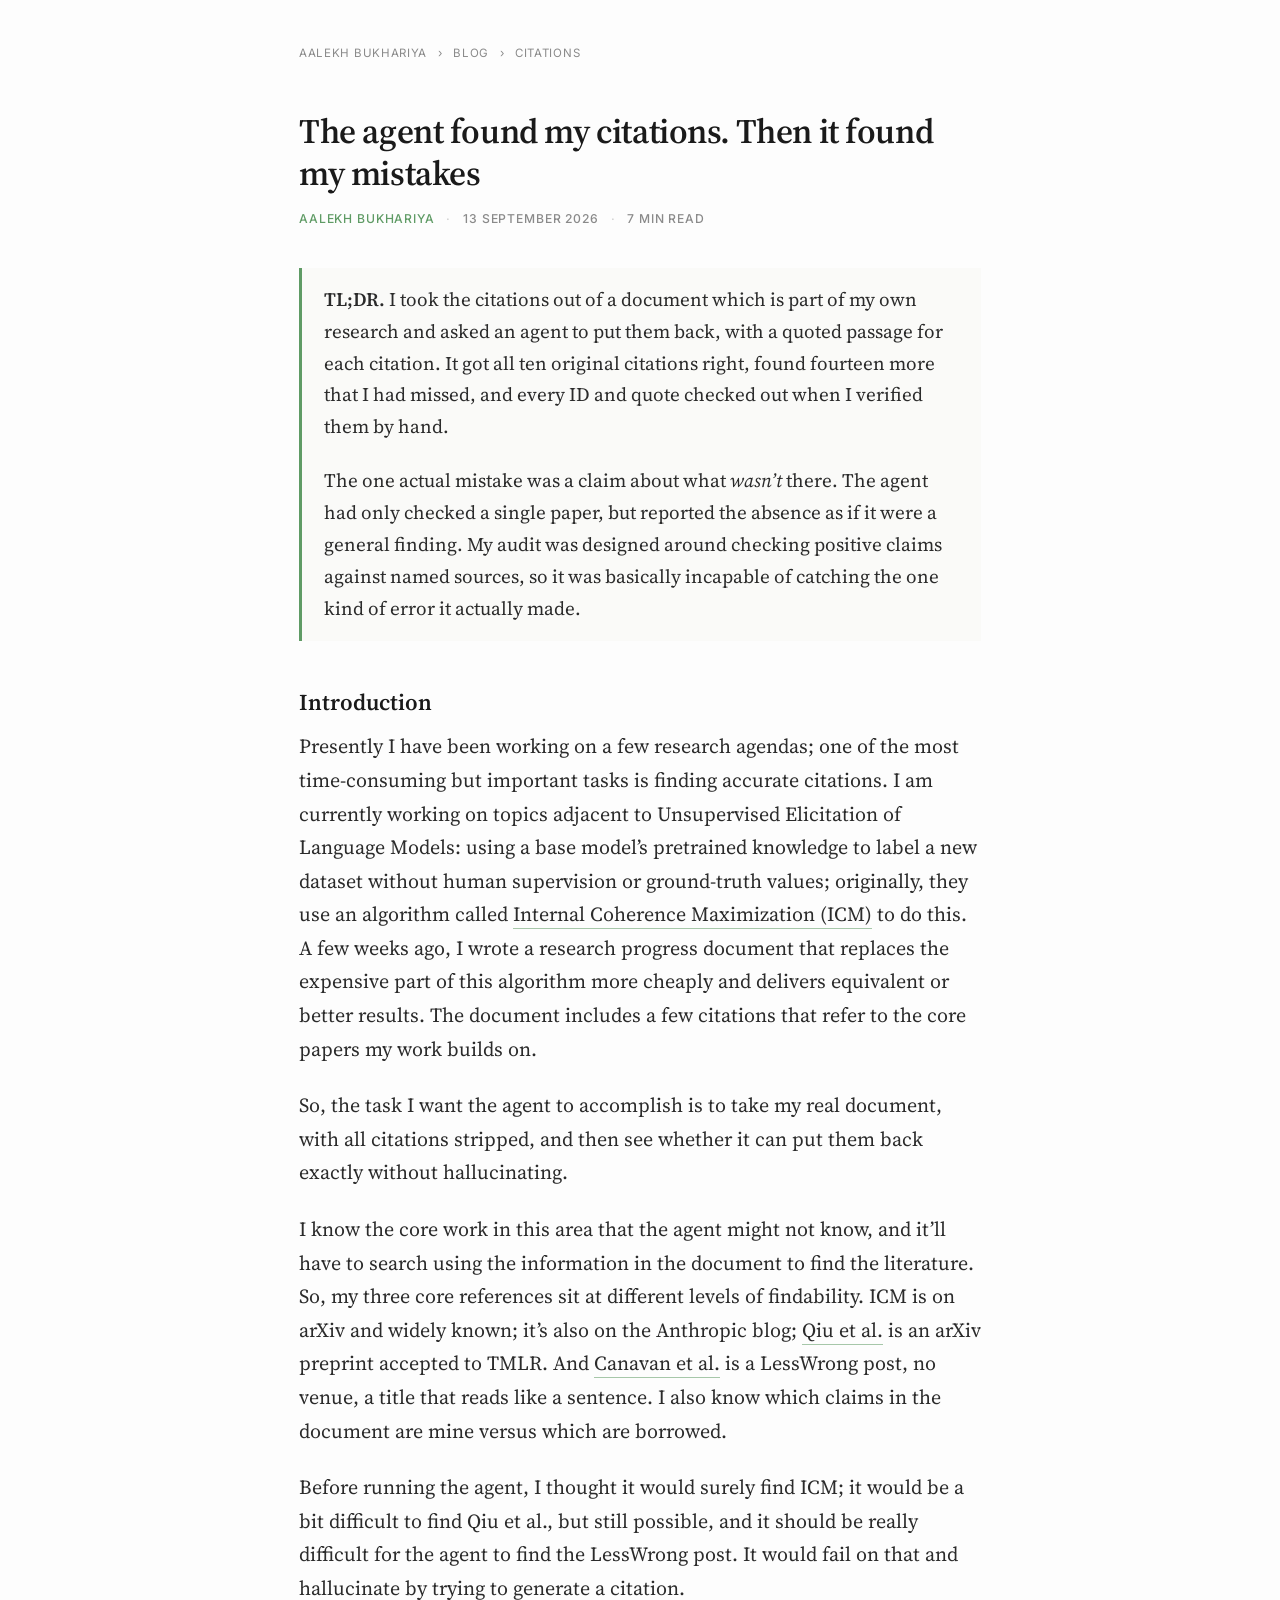
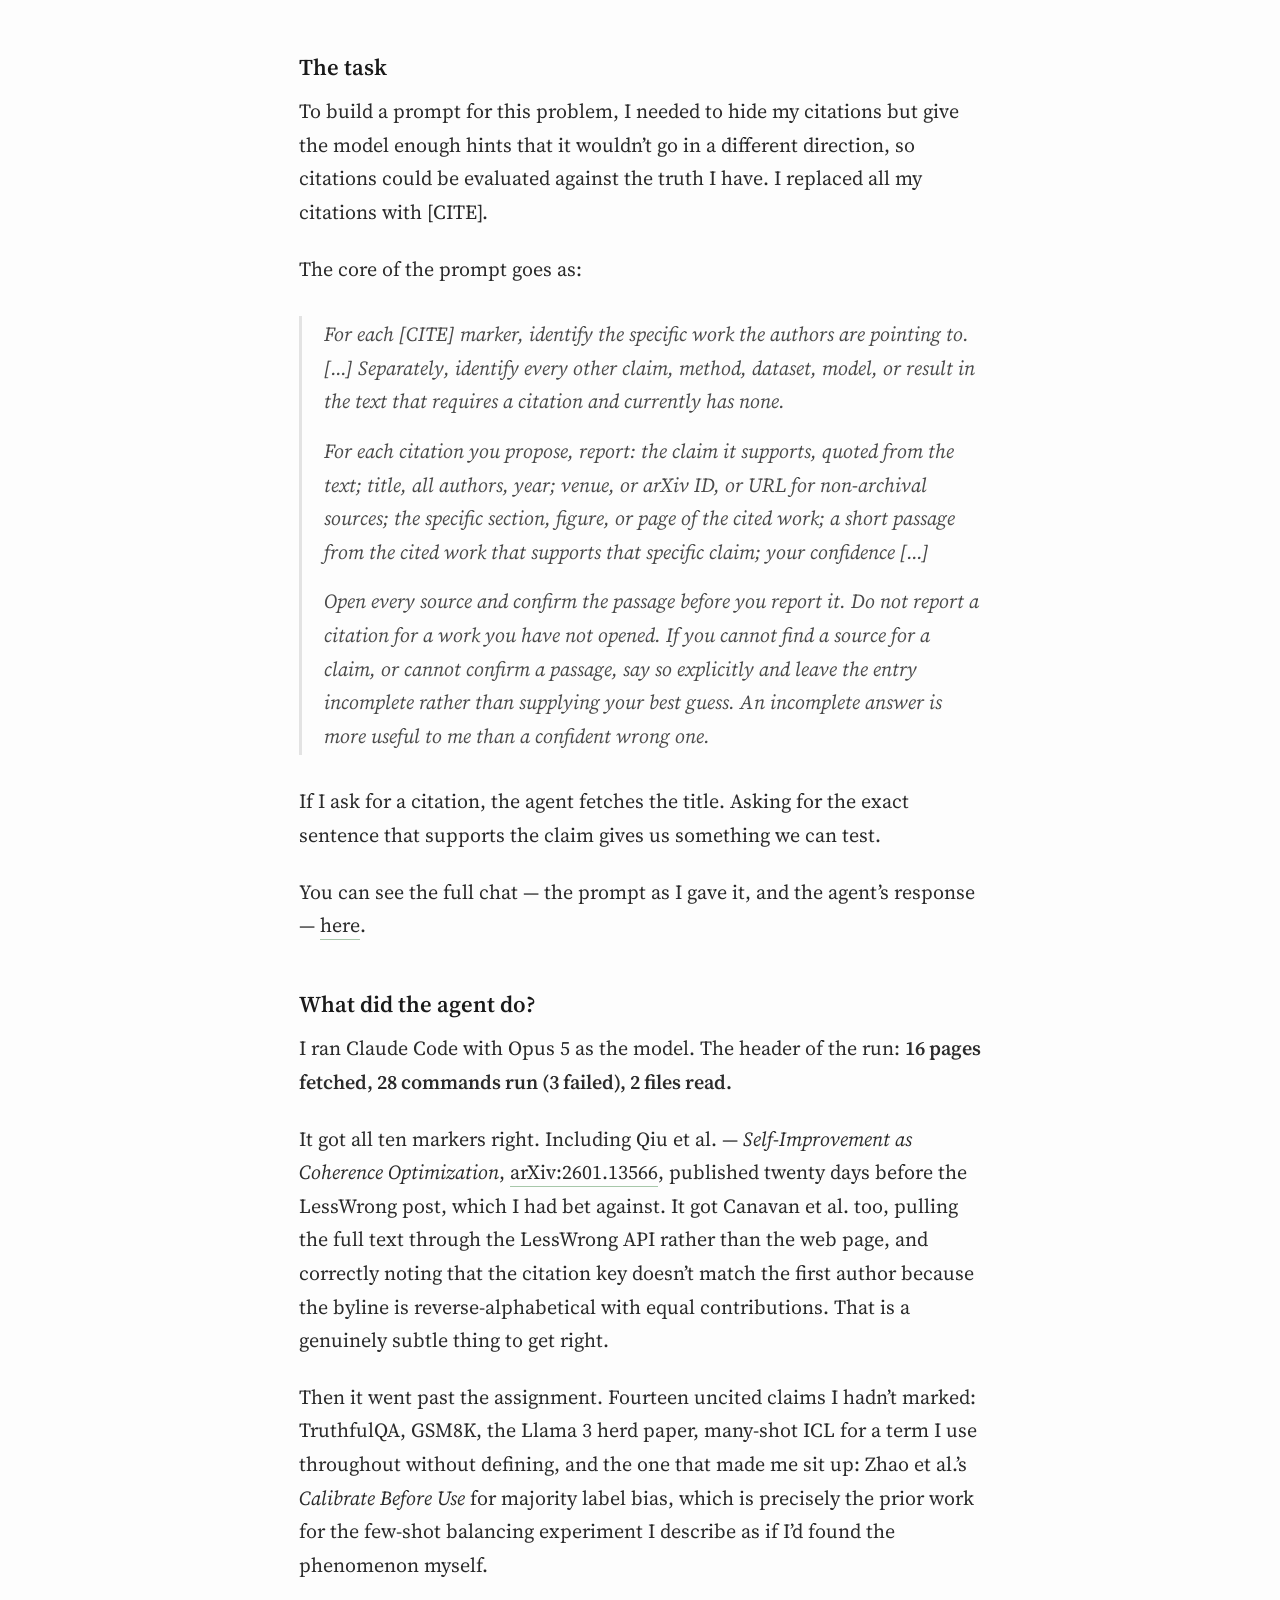
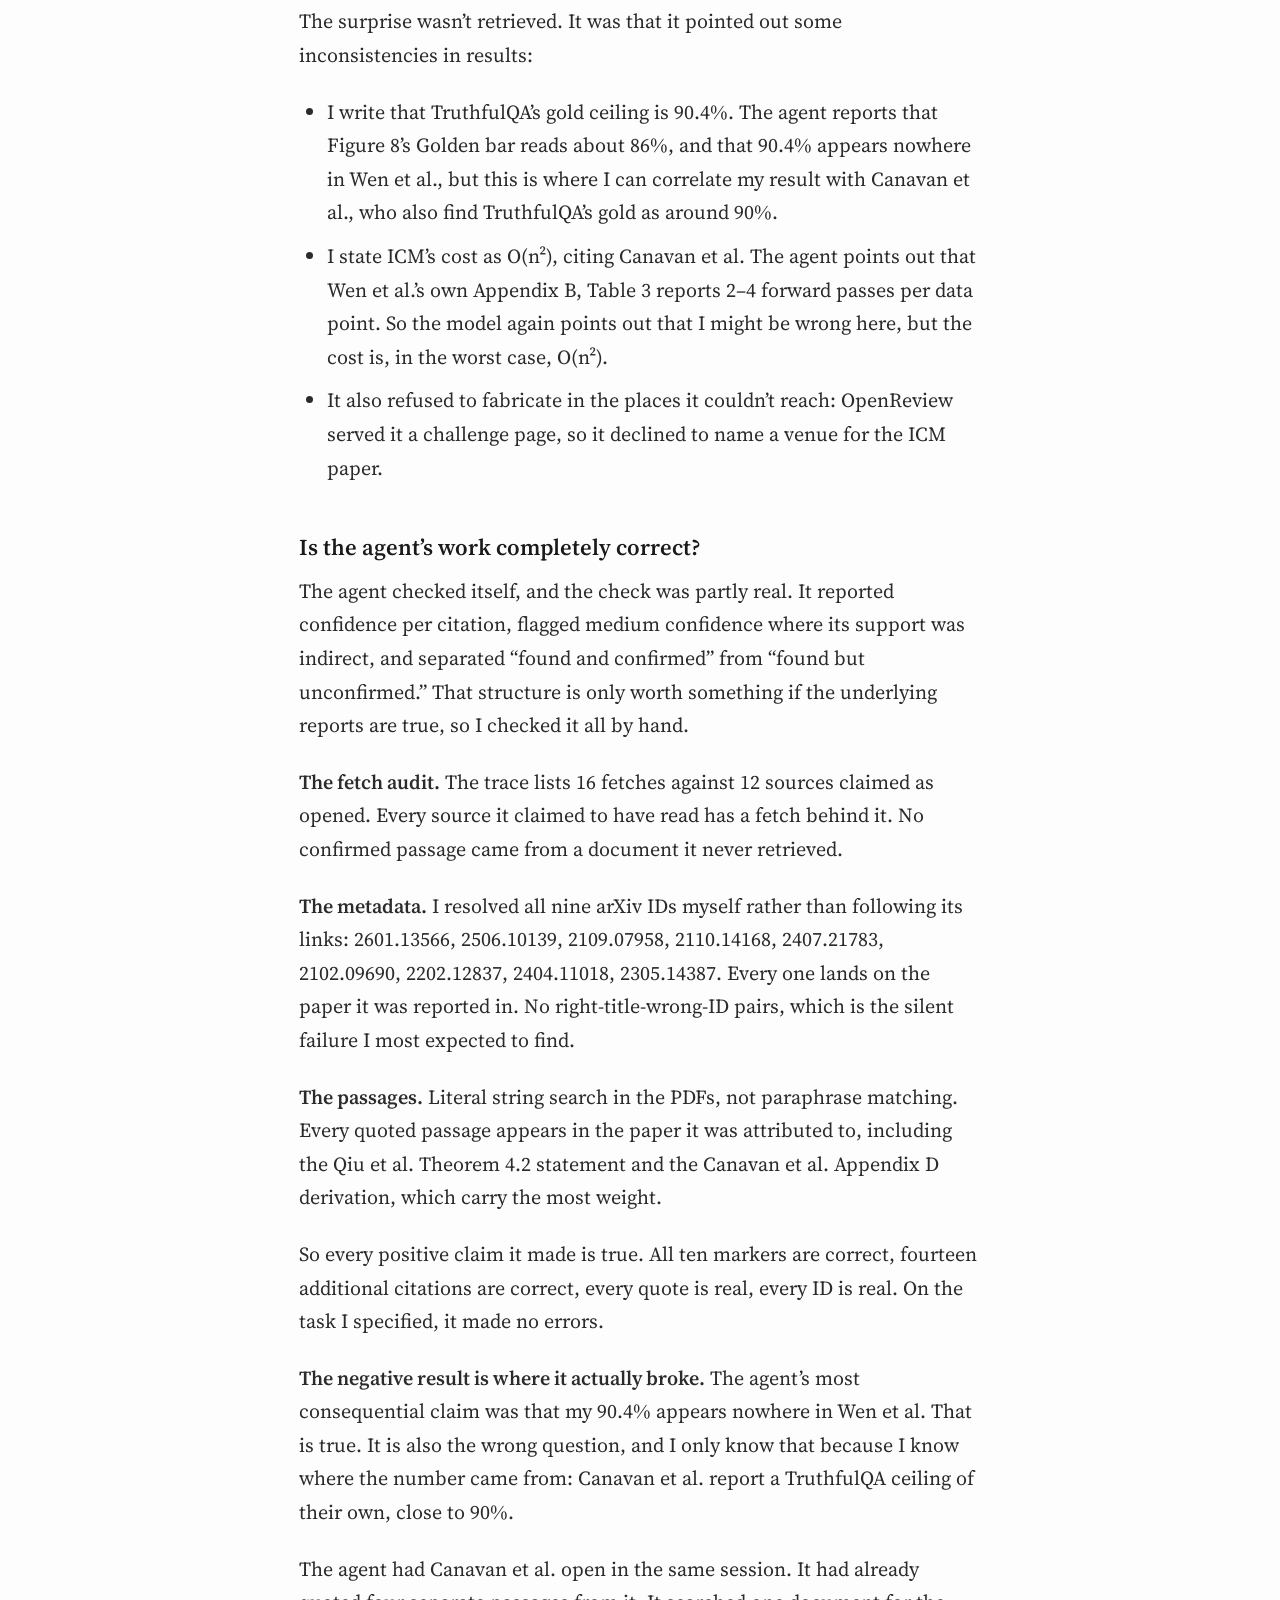
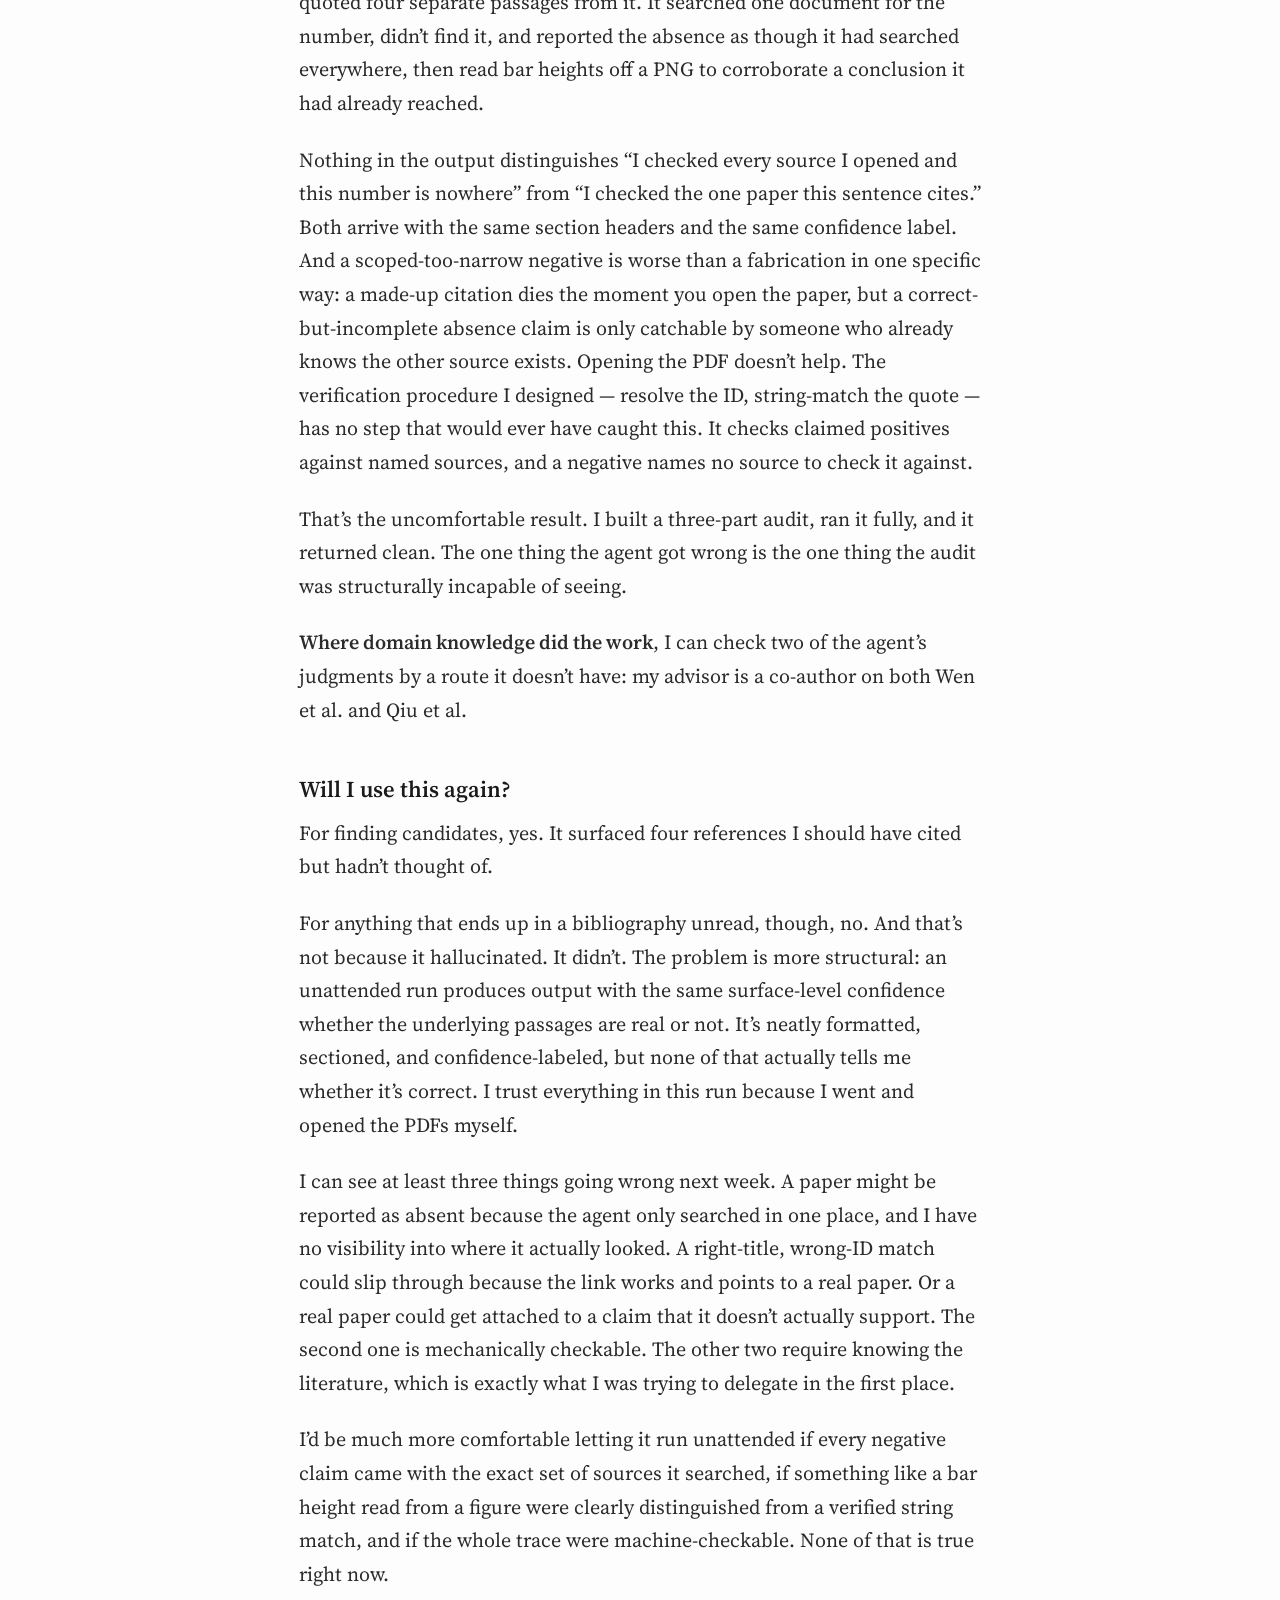
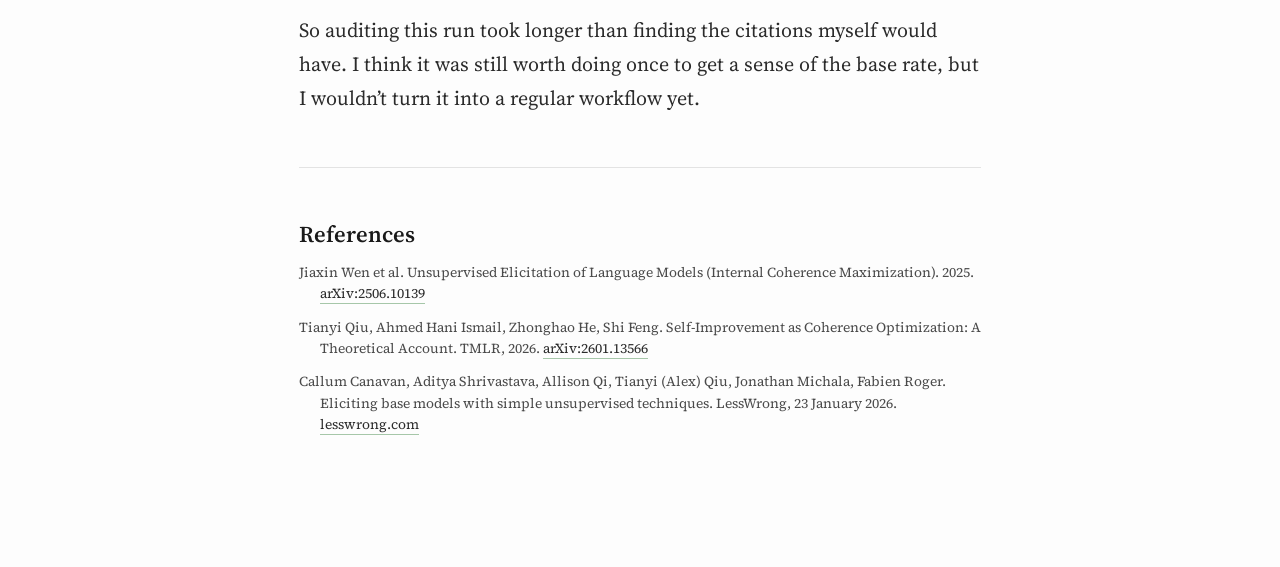
<file: blog/agent-found-my-citations.html>
<!DOCTYPE html>
<html lang="en">
<head>
<meta charset="UTF-8">
<meta name="viewport" content="width=device-width, initial-scale=1.0">
<title>The agent found my citations. Then it found my mistakes — Aalekh Bukhariya</title>
<meta name="description" content="I stripped the citations out of my own research document and asked an agent to put them back, with a quoted passage for each. It got all ten right and found fourteen more — and the one mistake it made was the one my audit could never catch.">
<link rel="stylesheet" href="../blog.css">
</head>
<body>
<div id="wrap">

  <div class="breadcrumb">
    <a href="../index.html">Aalekh Bukhariya</a>
    <span>&#8250;</span>
    <a href="../blog.html">Blog</a>
    <span>&#8250;</span>
    Citations
  </div>

  <h1>The agent found my citations. Then it found my mistakes</h1>

  <div class="post-meta">
    <span class="author">Aalekh Bukhariya</span>
    <span class="sep">&middot;</span>
    <span>13 September 2026</span>
    <span class="sep">&middot;</span>
    <span>7 min read</span>
  </div>

  <div class="tldr">
    <p>
      <strong>TL;DR.</strong> I took the citations out of a document which is part of my own research
      and asked an agent to put them back, with a quoted passage for each citation. It got all ten
      original citations right, found fourteen more that I had missed, and every ID and quote checked
      out when I verified them by hand.
    </p>
    <p>
      The one actual mistake was a claim about what <em>wasn&rsquo;t</em> there. The agent had only checked a
      single paper, but reported the absence as if it were a general finding. My audit was designed
      around checking positive claims against named sources, so it was basically incapable of catching
      the one kind of error it actually made.
    </p>
  </div>

  <h2>Introduction</h2>

  <p>
    Presently I have been working on a few research agendas; one of the most time-consuming but
    important tasks is finding accurate citations. I am currently working on topics adjacent to
    Unsupervised Elicitation of Language Models: using a base model&rsquo;s pretrained knowledge to label a
    new dataset without human supervision or ground-truth values; originally, they use an algorithm
    called <a href="https://arxiv.org/abs/2506.10139">Internal Coherence Maximization (ICM)</a> to do
    this. A few weeks ago, I wrote a research progress document that replaces the expensive part of
    this algorithm more cheaply and delivers equivalent or better results. The document includes a few
    citations that refer to the core papers my work builds on.
  </p>

  <p>
    So, the task I want the agent to accomplish is to take my real document, with all citations
    stripped, and then see whether it can put them back exactly without hallucinating.
  </p>

  <p>
    I know the core work in this area that the agent might not know, and it&rsquo;ll have to search using the
    information in the document to find the literature. So, my three core references sit at different
    levels of findability. ICM is on arXiv and widely known; it&rsquo;s also on the Anthropic blog;
    <a href="https://arxiv.org/abs/2601.13566">Qiu et al.</a> is an arXiv preprint accepted to TMLR.
    And <a href="https://www.lesswrong.com/posts/rFxfMbwJ3v4PNesWP/eliciting-base-models-with-simple-unsupervised-techniques">Canavan et al.</a>
    is a LessWrong post, no venue, a title that reads like a sentence. I also know which claims in the
    document are mine versus which are borrowed.
  </p>

  <p>
    Before running the agent, I thought it would surely find ICM; it would be a bit difficult to find
    Qiu et al., but still possible, and it should be really difficult for the agent to find the
    LessWrong post. It would fail on that and hallucinate by trying to generate a citation.
  </p>

  <h2>The task</h2>

  <p>
    To build a prompt for this problem, I needed to hide my citations but give the model enough hints
    that it wouldn&rsquo;t go in a different direction, so citations could be evaluated against the truth I
    have. I replaced all my citations with [CITE].
  </p>

  <p>The core of the prompt goes as:</p>

  <blockquote>
    <p>
      <em>For each [CITE] marker, identify the specific work the authors are pointing to. [...]
      Separately, identify every other claim, method, dataset, model, or result in the text that
      requires a citation and currently has none.</em>
    </p>
    <p>
      <em>For each citation you propose, report: the claim it supports, quoted from the text; title,
      all authors, year; venue, or arXiv ID, or URL for non-archival sources; the specific section,
      figure, or page of the cited work; a short passage from the cited work that supports that
      specific claim; your confidence [...]</em>
    </p>
    <p>
      <em>Open every source and confirm the passage before you report it. Do not report a citation for
      a work you have not opened. If you cannot find a source for a claim, or cannot confirm a passage,
      say so explicitly and leave the entry incomplete rather than supplying your best guess. An
      incomplete answer is more useful to me than a confident wrong one.</em>
    </p>
  </blockquote>

  <p>
    If I ask for a citation, the agent fetches the title. Asking for the exact sentence that supports
    the claim gives us something we can test.
  </p>

  <p>
    You can see the full chat &mdash; the prompt as I gave it, and the agent&rsquo;s response &mdash;
    <a href="agent-found-my-citations-transcript.html">here</a>.
  </p>

  <h2>What did the agent do?</h2>

  <p>
    I ran Claude Code with Opus 5 as the model. The header of the run:
    <strong>16 pages fetched, 28 commands run (3 failed), 2 files read.</strong>
  </p>

  <p>
    It got all ten markers right. Including Qiu et al. &mdash; <em>Self-Improvement as Coherence
    Optimization</em>, <a href="https://arxiv.org/abs/2601.13566">arXiv:2601.13566</a>, published twenty
    days before the LessWrong post, which I had bet against. It got Canavan et al. too, pulling the
    full text through the LessWrong API rather than the web page, and correctly noting that the
    citation key doesn&rsquo;t match the first author because the byline is reverse-alphabetical with equal
    contributions. That is a genuinely subtle thing to get right.
  </p>

  <p>
    Then it went past the assignment. Fourteen uncited claims I hadn&rsquo;t marked: TruthfulQA, GSM8K, the
    Llama 3 herd paper, many-shot ICL for a term I use throughout without defining, and the one that
    made me sit up: Zhao et al.&rsquo;s <em>Calibrate Before Use</em> for majority label bias, which is
    precisely the prior work for the few-shot balancing experiment I describe as if I&rsquo;d found the
    phenomenon myself.
  </p>

  <p>The surprise wasn&rsquo;t retrieved. It was that it pointed out some inconsistencies in results:</p>

  <ul>
    <li>
      I write that TruthfulQA&rsquo;s gold ceiling is 90.4%. The agent reports that Figure 8&rsquo;s Golden bar
      reads about 86%, and that 90.4% appears nowhere in Wen et al., but this is where I can correlate
      my result with Canavan et al., who also find TruthfulQA&rsquo;s gold as around 90%.
    </li>
    <li>
      I state ICM&rsquo;s cost as O(n&sup2;), citing Canavan et al. The agent points out that Wen et al.&rsquo;s own
      Appendix B, Table 3 reports 2&ndash;4 forward passes per data point. So the model again points out
      that I might be wrong here, but the cost is, in the worst case, O(n&sup2;).
    </li>
    <li>
      It also refused to fabricate in the places it couldn&rsquo;t reach: OpenReview served it a challenge
      page, so it declined to name a venue for the ICM paper.
    </li>
  </ul>

  <h2>Is the agent&rsquo;s work completely correct?</h2>

  <p>
    The agent checked itself, and the check was partly real. It reported confidence per citation,
    flagged medium confidence where its support was indirect, and separated &ldquo;found and confirmed&rdquo; from
    &ldquo;found but unconfirmed.&rdquo; That structure is only worth something if the underlying reports are true,
    so I checked it all by hand.
  </p>

  <p>
    <strong>The fetch audit.</strong> The trace lists 16 fetches against 12 sources claimed as opened.
    Every source it claimed to have read has a fetch behind it. No confirmed passage came from a
    document it never retrieved.
  </p>

  <p>
    <strong>The metadata.</strong> I resolved all nine arXiv IDs myself rather than following its links:
    2601.13566, 2506.10139, 2109.07958, 2110.14168, 2407.21783, 2102.09690, 2202.12837, 2404.11018,
    2305.14387. Every one lands on the paper it was reported in. No right-title-wrong-ID pairs, which
    is the silent failure I most expected to find.
  </p>

  <p>
    <strong>The passages.</strong> Literal string search in the PDFs, not paraphrase matching. Every
    quoted passage appears in the paper it was attributed to, including the Qiu et al. Theorem 4.2
    statement and the Canavan et al. Appendix D derivation, which carry the most weight.
  </p>

  <p>
    So every positive claim it made is true. All ten markers are correct, fourteen additional citations
    are correct, every quote is real, every ID is real. On the task I specified, it made no errors.
  </p>

  <p>
    <strong>The negative result is where it actually broke.</strong> The agent&rsquo;s most consequential claim
    was that my 90.4% appears nowhere in Wen et al. That is true. It is also the wrong question, and I
    only know that because I know where the number came from: Canavan et al. report a TruthfulQA
    ceiling of their own, close to 90%.
  </p>

  <p>
    The agent had Canavan et al. open in the same session. It had already quoted four separate passages
    from it. It searched one document for the number, didn&rsquo;t find it, and reported the absence as though
    it had searched everywhere, then read bar heights off a PNG to corroborate a conclusion it had
    already reached.
  </p>

  <p>
    Nothing in the output distinguishes &ldquo;I checked every source I opened and this number is nowhere&rdquo;
    from &ldquo;I checked the one paper this sentence cites.&rdquo; Both arrive with the same section headers and
    the same confidence label. And a scoped-too-narrow negative is worse than a fabrication in one
    specific way: a made-up citation dies the moment you open the paper, but a correct-but-incomplete
    absence claim is only catchable by someone who already knows the other source exists. Opening the
    PDF doesn&rsquo;t help. The verification procedure I designed &mdash; resolve the ID, string-match the quote
    &mdash; has no step that would ever have caught this. It checks claimed positives against named
    sources, and a negative names no source to check it against.
  </p>

  <p>
    That&rsquo;s the uncomfortable result. I built a three-part audit, ran it fully, and it returned clean.
    The one thing the agent got wrong is the one thing the audit was structurally incapable of seeing.
  </p>

  <p>
    <strong>Where domain knowledge did the work</strong>, I can check two of the agent&rsquo;s judgments by a
    route it doesn&rsquo;t have: my advisor is a co-author on both Wen et al. and Qiu et al.
  </p>

  <h2>Will I use this again?</h2>

  <p>
    For finding candidates, yes. It surfaced four references I should have cited but hadn&rsquo;t thought of.
  </p>

  <p>
    For anything that ends up in a bibliography unread, though, no. And that&rsquo;s not because it
    hallucinated. It didn&rsquo;t. The problem is more structural: an unattended run produces output with the
    same surface-level confidence whether the underlying passages are real or not. It&rsquo;s neatly
    formatted, sectioned, and confidence-labeled, but none of that actually tells me whether it&rsquo;s
    correct. I trust everything in this run because I went and opened the PDFs myself.
  </p>

  <p>
    I can see at least three things going wrong next week. A paper might be reported as absent because
    the agent only searched in one place, and I have no visibility into where it actually looked. A
    right-title, wrong-ID match could slip through because the link works and points to a real paper.
    Or a real paper could get attached to a claim that it doesn&rsquo;t actually support. The second one is
    mechanically checkable. The other two require knowing the literature, which is exactly what I was
    trying to delegate in the first place.
  </p>

  <p>
    I&rsquo;d be much more comfortable letting it run unattended if every negative claim came with the exact
    set of sources it searched, if something like a bar height read from a figure were clearly
    distinguished from a verified string match, and if the whole trace were machine-checkable. None of
    that is true right now.
  </p>

  <p>
    So auditing this run took longer than finding the citations myself would have. I think it was still
    worth doing once to get a sense of the base rate, but I wouldn&rsquo;t turn it into a regular workflow yet.
  </p>

  <hr>

  <h2>References</h2>
  <ul class="references">
    <li>
      Jiaxin Wen et al. Unsupervised Elicitation of Language Models (Internal Coherence
      Maximization). 2025.
      <a href="https://arxiv.org/abs/2506.10139">arXiv:2506.10139</a>
    </li>
    <li>
      Tianyi Qiu, Ahmed Hani Ismail, Zhonghao He, Shi Feng. Self-Improvement as Coherence
      Optimization: A Theoretical Account. TMLR, 2026.
      <a href="https://arxiv.org/abs/2601.13566">arXiv:2601.13566</a>
    </li>
    <li>
      Callum Canavan, Aditya Shrivastava, Allison Qi, Tianyi (Alex) Qiu, Jonathan Michala, Fabien
      Roger. Eliciting base models with simple unsupervised techniques. LessWrong, 23 January 2026.
      <a href="https://www.lesswrong.com/posts/rFxfMbwJ3v4PNesWP/eliciting-base-models-with-simple-unsupervised-techniques">lesswrong.com</a>
    </li>
  </ul>

</div>
</body>
</html>
</file>
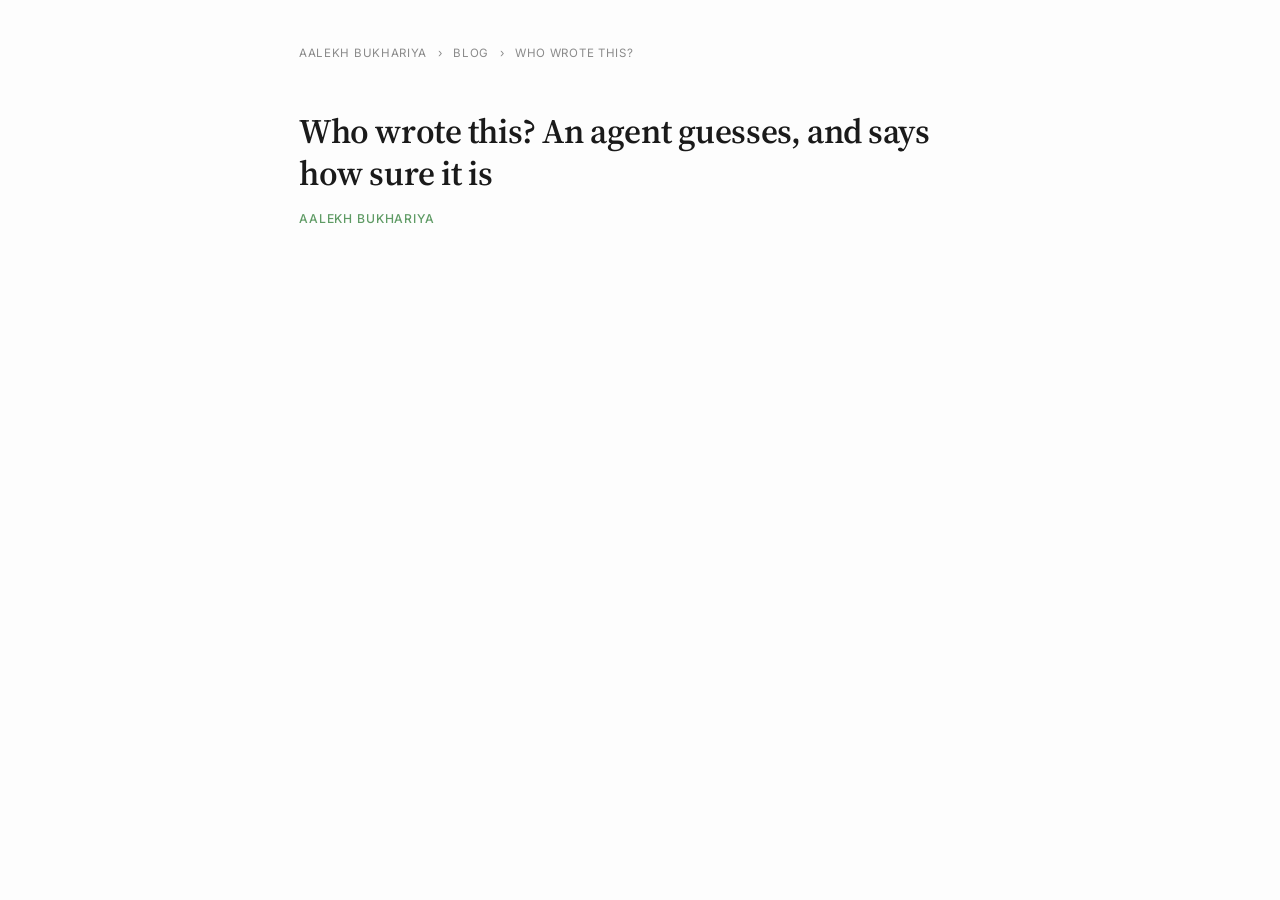
<file: blog/who-wrote-this.html>
<!DOCTYPE html>
<html lang="en">
<head>
<meta charset="UTF-8">
<meta name="viewport" content="width=device-width, initial-scale=1.0">
<title>Who wrote this? An agent guesses, and says how sure it is — Aalekh Bukhariya</title>
<link rel="stylesheet" href="../blog.css">
</head>
<body>
<div id="wrap">

  <div class="breadcrumb">
    <a href="../index.html">Aalekh Bukhariya</a>
    <span>&#8250;</span>
    <a href="../blog.html">Blog</a>
    <span>&#8250;</span>
    Who wrote this?
  </div>

  <h1>Who wrote this? An agent guesses, and says how sure it is</h1>

  <div class="post-meta">
    <span class="author">Aalekh Bukhariya</span>
  </div>

</div>
</body>
</html>
</file>
<file: blog.css>
/* ── Blog styles: LessWrong-inspired typography ── */

@import url('https://fonts.googleapis.com/css2?family=Source+Serif+4:ital,opsz,wght@0,8..60,400;0,8..60,600;0,8..60,700;1,8..60,400;1,8..60,600&family=Inter:wght@400;500;600&display=swap');

:root {
  --text:       #2b2b2b;
  --text-soft:  #4a4a4a;
  --meta:       #8a8a8a;
  --rule:       #e3e3e3;
  --accent:     #5f9b65;   /* LW-ish muted green */
  --bg:         #fdfdfd;
  --quote-bg:   #fafaf8;
  --serif: 'Source Serif 4', 'Warnock Pro', Palatino, 'Palatino Linotype', Georgia, serif;
  --sans:  'Inter', -apple-system, BlinkMacSystemFont, 'Segoe UI', Helvetica, Arial, sans-serif;
}

html { -webkit-text-size-adjust: 100%; }

body {
  font-family: var(--serif);
  font-size: 20px;
  line-height: 1.68;
  color: var(--text);
  background: var(--bg);
  margin: 0;
  padding: 0;
  font-kerning: normal;
  text-rendering: optimizeLegibility;
}

#wrap {
  max-width: 682px;
  margin: 0 auto;
  padding: 44px 24px 120px;
}

/* ── Breadcrumb ── */
.breadcrumb {
  font-family: var(--sans);
  font-size: 0.72rem;
  letter-spacing: 0.06em;
  text-transform: uppercase;
  color: var(--meta);
  margin-bottom: 48px;
}
.breadcrumb a {
  color: var(--meta);
  text-decoration: none;
  border-bottom: 1px solid transparent;
}
.breadcrumb a:hover { color: var(--accent); border-bottom-color: var(--accent); }
.breadcrumb span { margin: 0 7px; }

/* ── Titles ── */
h1 {
  font-family: var(--serif);
  font-size: 2.15rem;
  font-weight: 600;
  line-height: 1.22;
  letter-spacing: -0.012em;
  margin: 0 0 14px;
  color: #1a1a1a;
}

.post-meta {
  font-family: var(--sans);
  font-size: 0.76rem;
  font-weight: 500;
  letter-spacing: 0.07em;
  text-transform: uppercase;
  color: var(--meta);
  margin-bottom: 38px;
}
.post-meta .author { color: var(--accent); }
.post-meta .sep { margin: 0 8px; color: #cfcfcf; }

/* ── Body copy ── */
p {
  margin: 0 0 1.15em;
}

a {
  color: var(--text);
  text-decoration: none;
  border-bottom: 1px solid rgba(95, 155, 101, 0.55);
  transition: color 0.12s ease, border-color 0.12s ease;
}
a:hover {
  color: var(--accent);
  border-bottom-color: var(--accent);
}

strong { font-weight: 600; }

h2 {
  font-family: var(--serif);
  font-size: 1.42rem;
  font-weight: 600;
  line-height: 1.3;
  margin: 2.1em 0 0.55em;
  color: #1a1a1a;
}

h3 {
  font-size: 1.12rem;
  font-weight: 600;
  margin: 1.7em 0 0.4em;
}

blockquote {
  margin: 1.5em 0;
  padding: 2px 0 2px 22px;
  border-left: 3px solid var(--rule);
  color: var(--text-soft);
}
blockquote p { margin-bottom: 0.8em; }
blockquote p:last-child { margin-bottom: 0; }

ul, ol {
  margin: 0 0 1.15em;
  padding-left: 1.4em;
}
li { margin-bottom: 0.5em; }

hr {
  border: none;
  border-top: 1px solid var(--rule);
  margin: 2.6em 0;
}

code {
  font-family: ui-monospace, 'SF Mono', Menlo, Consolas, monospace;
  font-size: 0.86em;
  background: var(--quote-bg);
  padding: 1px 4px;
  border-radius: 3px;
}

/* ── Callout (TL;DR) ── */
.tldr {
  background: var(--quote-bg);
  border-left: 3px solid var(--accent);
  padding: 16px 22px;
  margin: 0 0 2em;
  font-size: 0.95em;
}
.tldr p:last-child { margin-bottom: 0; }

/* ── References ── */
.references {
  list-style: none;
  padding: 0;
  margin: 0;
}
.references li {
  font-size: 0.86rem;
  line-height: 1.55;
  color: var(--text-soft);
  margin-bottom: 12px;
  padding-left: 1.5em;
  text-indent: -1.5em;
}

/* ── Post list (blog index) ── */
.page-intro {
  font-size: 1.02rem;
  color: var(--text-soft);
  margin: 0 0 2em;
}

.post-list { margin-top: 2.2em; }

.post-item {
  padding-bottom: 26px;
  margin-bottom: 26px;
  border-bottom: 1px solid var(--rule);
}
.post-item:last-child { border-bottom: none; }

.post-item .ptitle {
  font-size: 1.28rem;
  font-weight: 600;
  line-height: 1.3;
  margin-bottom: 5px;
}
.post-item .ptitle a { border-bottom: none; color: #1a1a1a; }
.post-item .ptitle a:hover { color: var(--accent); }

.post-item .pmeta {
  font-family: var(--sans);
  font-size: 0.72rem;
  font-weight: 500;
  letter-spacing: 0.07em;
  text-transform: uppercase;
  color: var(--meta);
  margin-bottom: 9px;
}
.post-item .pmeta .sep { margin: 0 7px; color: #cfcfcf; }

.post-item .psummary {
  font-size: 0.94rem;
  color: var(--text-soft);
  margin: 0;
}

.empty {
  font-size: 0.95rem;
  color: var(--meta);
  font-style: italic;
}

/* ── Transcript pages ── */
.backlink {
  font-size: 0.9rem;
  color: var(--text-soft);
  margin: 0 0 2.4em;
}

.turn { margin: 0 0 3em; }

.turn-label {
  font-family: var(--sans);
  font-size: 0.72rem;
  font-weight: 600;
  letter-spacing: 0.09em;
  text-transform: uppercase;
  color: var(--accent);
  padding-bottom: 7px;
  border-bottom: 1px solid var(--rule);
  margin-bottom: 1.3em;
}

.prompt-block {
  background: var(--quote-bg);
  border-left: 3px solid var(--rule);
  padding: 18px 24px;
  font-size: 0.93em;
}
.prompt-block > :last-child { margin-bottom: 0; }
.prompt-block h3 {
  font-size: 1rem;
  margin: 1.5em 0 0.5em;
}
.prompt-block h3:first-child { margin-top: 0; }

.cite-marker {
  font-family: ui-monospace, 'SF Mono', Menlo, Consolas, monospace;
  font-size: 0.82em;
  background: #eef2ee;
  padding: 0 4px;
  border-radius: 3px;
  color: #4a6b4e;
}

.table-wrap {
  overflow-x: auto;
  margin: 1.4em 0;
}

table {
  width: 100%;
  border-collapse: collapse;
  font-size: 0.85rem;
  line-height: 1.5;
}
th, td {
  text-align: left;
  padding: 8px 12px 8px 0;
  border-bottom: 1px solid var(--rule);
  vertical-align: top;
}
th {
  font-family: var(--sans);
  font-size: 0.7rem;
  font-weight: 600;
  letter-spacing: 0.07em;
  text-transform: uppercase;
  color: var(--meta);
}

.sources-line {
  font-size: 0.82rem;
  color: var(--text-soft);
  line-height: 2;
}

.closing-note {
  font-size: 0.92rem;
  color: var(--text-soft);
  font-style: italic;
}

@media (max-width: 640px) {
  body { font-size: 18px; }
  #wrap { padding: 30px 20px 70px; }
  h1 { font-size: 1.62rem; }
  h2 { font-size: 1.25rem; }
  .breadcrumb { margin-bottom: 32px; }
}
</file>
